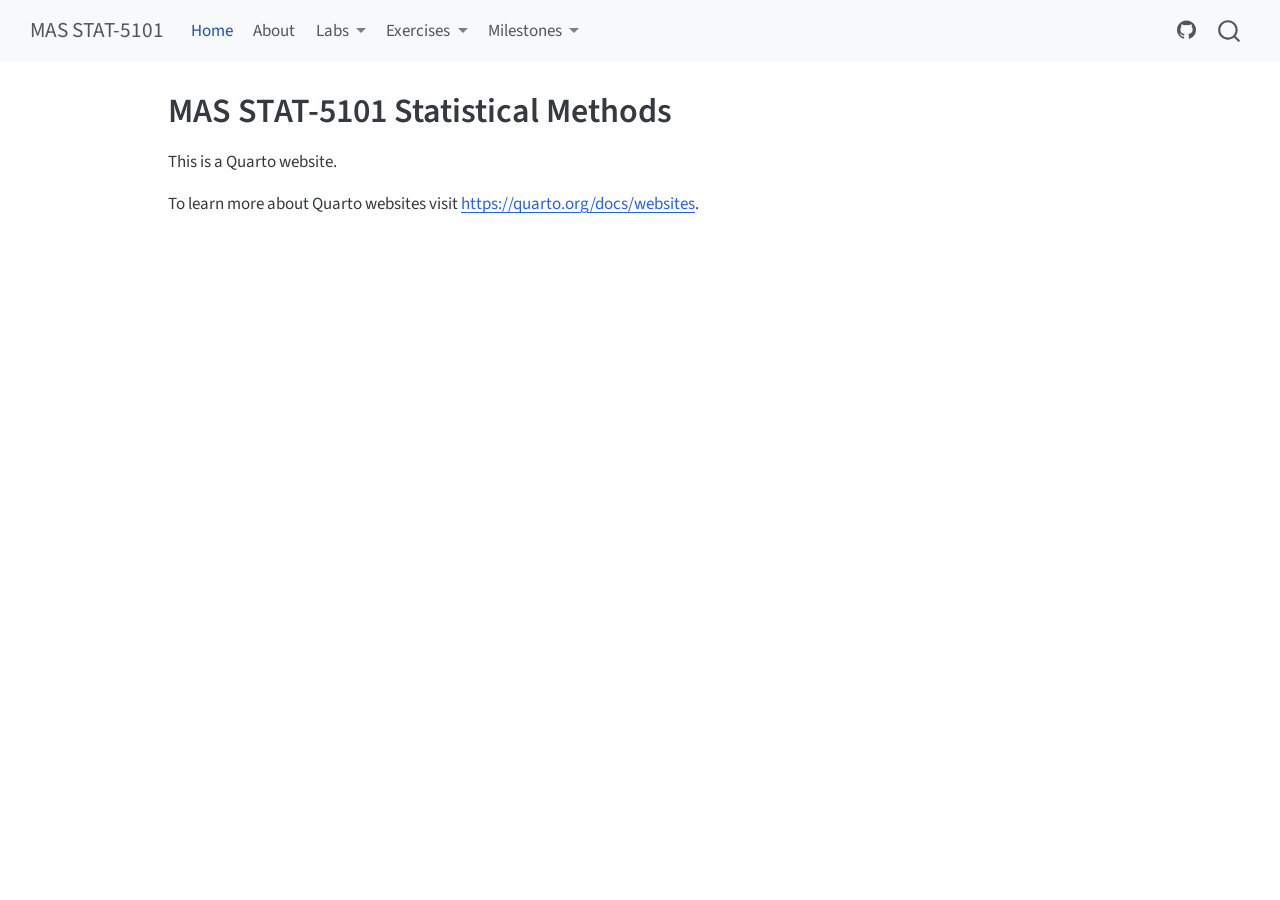
<file: docs/index.html>
<!DOCTYPE html>
<html xmlns="http://www.w3.org/1999/xhtml" lang="en" xml:lang="en"><head>

<meta charset="utf-8">
<meta name="generator" content="quarto-1.9.37">

<meta name="viewport" content="width=device-width, initial-scale=1.0, user-scalable=yes">


<title>MAS STAT-5101 Statistical Methods – MAS STAT-5101</title>
<style>
/* Default styles provided by pandoc.
** See https://pandoc.org/MANUAL.html#variables-for-html for config info.
*/
code{white-space: pre-wrap;}
span.smallcaps{font-variant: small-caps;}
div.columns{display: flex; gap: min(4vw, 1.5em);}
div.column{flex: auto; overflow-x: auto;}
div.hanging-indent{margin-left: 1.5em; text-indent: -1.5em;}
ul.task-list{list-style: none;}
ul.task-list li input[type="checkbox"] {
  width: 0.8em;
  margin: 0 0.8em 0.2em -1em; /* quarto-specific, see https://github.com/quarto-dev/quarto-cli/issues/4556 */ 
  vertical-align: middle;
}
</style>


<script src="site_libs/quarto-nav/quarto-nav.js"></script>
<script src="site_libs/quarto-nav/headroom.min.js"></script>
<script src="site_libs/clipboard/clipboard.min.js"></script>
<script src="site_libs/quarto-search/autocomplete.umd.js"></script>
<script src="site_libs/quarto-search/fuse.min.js"></script>
<script src="site_libs/quarto-search/quarto-search.js"></script>
<meta name="quarto:offset" content="./">
<script src="site_libs/quarto-html/quarto.js" type="module"></script>
<script src="site_libs/quarto-html/tabsets/tabsets.js" type="module"></script>
<script src="site_libs/quarto-html/popper.min.js"></script>
<script src="site_libs/quarto-html/tippy.umd.min.js"></script>
<script src="site_libs/quarto-html/anchor.min.js"></script>
<link href="site_libs/quarto-html/tippy.css" rel="stylesheet">
<link href="site_libs/quarto-html/quarto-syntax-highlighting-7f8f88aac4f3542376d5c11b86a4c14d.css" rel="stylesheet" id="quarto-text-highlighting-styles">
<script src="site_libs/bootstrap/bootstrap.min.js"></script>
<link href="site_libs/bootstrap/bootstrap-icons.css" rel="stylesheet">
<link href="site_libs/bootstrap/bootstrap-2108790aa579b225838b766f1e978bfe.min.css" rel="stylesheet" append-hash="true" id="quarto-bootstrap" data-mode="light">
<script id="quarto-search-options" type="application/json">{
  "location": "navbar",
  "copy-button": false,
  "collapse-after": 3,
  "panel-placement": "end",
  "type": "overlay",
  "limit": 50,
  "keyboard-shortcut": [
    "f",
    "/",
    "s"
  ],
  "show-item-context": false,
  "language": {
    "search-no-results-text": "No results",
    "search-matching-documents-text": "matching documents",
    "search-copy-link-title": "Copy link to search",
    "search-hide-matches-text": "Hide additional matches",
    "search-more-match-text": "more match in this document",
    "search-more-matches-text": "more matches in this document",
    "search-clear-button-title": "Clear",
    "search-text-placeholder": "",
    "search-detached-cancel-button-title": "Cancel",
    "search-submit-button-title": "Submit",
    "search-label": "Search"
  }
}</script>


<link rel="stylesheet" href="styles.css">
</head>

<body class="nav-fixed quarto-light">

<div id="quarto-search-results"></div>
  <header id="quarto-header" class="headroom fixed-top">
    <nav class="navbar navbar-expand-lg " data-bs-theme="dark">
      <div class="navbar-container container-fluid">
      <div class="navbar-brand-container mx-auto">
    <a class="navbar-brand" href="./index.html">
    <span class="navbar-title">MAS STAT-5101</span>
    </a>
  </div>
            <div id="quarto-search" class="" title="Search"></div>
          <button class="navbar-toggler" type="button" data-bs-toggle="collapse" data-bs-target="#navbarCollapse" aria-controls="navbarCollapse" role="menu" aria-expanded="false" aria-label="Toggle navigation" onclick="if (window.quartoToggleHeadroom) { window.quartoToggleHeadroom(); }">
  <span class="navbar-toggler-icon"></span>
</button>
          <div class="collapse navbar-collapse" id="navbarCollapse">
            <ul class="navbar-nav navbar-nav-scroll me-auto">
  <li class="nav-item">
    <a class="nav-link active" href="./index.html" aria-current="page"> 
<span class="menu-text">Home</span></a>
  </li>  
  <li class="nav-item">
    <a class="nav-link" href="./about.html"> 
<span class="menu-text">About</span></a>
  </li>  
  <li class="nav-item dropdown ">
    <a class="nav-link dropdown-toggle" href="#" id="nav-menu-labs" role="link" data-bs-toggle="dropdown" aria-expanded="false">
 <span class="menu-text">Labs</span>
    </a>
    <ul class="dropdown-menu" aria-labelledby="nav-menu-labs">    
        <li>
    <a class="dropdown-item" href="./labs/lab01_creativity.html">
 <span class="dropdown-text">Lab 01 — Creativity Study</span></a>
  </li>  
        <li>
    <a class="dropdown-item" href="./labs/lab02_randomization.html">
 <span class="dropdown-text">Lab 02 — Randomization Test</span></a>
  </li>  
    </ul>
  </li>
  <li class="nav-item dropdown ">
    <a class="nav-link dropdown-toggle" href="#" id="nav-menu-exercises" role="link" data-bs-toggle="dropdown" aria-expanded="false">
 <span class="menu-text">Exercises</span>
    </a>
    <ul class="dropdown-menu" aria-labelledby="nav-menu-exercises">    
        <li>
    <a class="dropdown-item" href="./exercises/ch01_exercises.qmd">
 <span class="dropdown-text">Chapter 1 Exercises</span></a>
  </li>  
    </ul>
  </li>
  <li class="nav-item dropdown ">
    <a class="nav-link dropdown-toggle" href="#" id="nav-menu-milestones" role="link" data-bs-toggle="dropdown" aria-expanded="false">
 <span class="menu-text">Milestones</span>
    </a>
    <ul class="dropdown-menu" aria-labelledby="nav-menu-milestones">    
        <li>
    <a class="dropdown-item" href="./milestones/milestone1.qmd">
 <span class="dropdown-text">Milestone 1</span></a>
  </li>  
    </ul>
  </li>
</ul>
            <ul class="navbar-nav navbar-nav-scroll ms-auto">
  <li class="nav-item compact">
    <a class="nav-link" href="https://github.com/logicartis/mas-stat-5101"> <i class="bi bi-github" role="img">
</i> 
<span class="menu-text"></span></a>
  </li>  
</ul>
          </div> <!-- /navcollapse -->
            <div class="quarto-navbar-tools">
</div>
      </div> <!-- /container-fluid -->
    </nav>
</header>
<!-- content -->
<div id="quarto-content" class="quarto-container page-columns page-rows-contents page-layout-article page-navbar">
<!-- sidebar -->
<!-- margin-sidebar -->
    <div id="quarto-margin-sidebar" class="sidebar margin-sidebar zindex-bottom">
        
    </div>
<!-- main -->
<main class="content" id="quarto-document-content">

<header id="title-block-header" class="quarto-title-block default">
<div class="quarto-title">
<h1 class="title">MAS STAT-5101 Statistical Methods</h1>
</div>



<div class="quarto-title-meta">

    
  
    
  </div>
  


</header>


<p>This is a Quarto website.</p>
<p>To learn more about Quarto websites visit <a href="https://quarto.org/docs/websites" class="uri">https://quarto.org/docs/websites</a>.</p>



</main> <!-- /main -->
<script id="quarto-html-after-body" type="application/javascript">
  window.document.addEventListener("DOMContentLoaded", function (event) {
    const icon = "";
    const anchorJS = new window.AnchorJS();
    anchorJS.options = {
      placement: 'right',
      icon: icon
    };
    anchorJS.add('.anchored');
    const isCodeAnnotation = (el) => {
      for (const clz of el.classList) {
        if (clz.startsWith('code-annotation-')) {                     
          return true;
        }
      }
      return false;
    }
    const onCopySuccess = function(e) {
      // button target
      const button = e.trigger;
      // don't keep focus
      button.blur();
      // flash "checked"
      button.classList.add('code-copy-button-checked');
      var currentTitle = button.getAttribute("title");
      button.setAttribute("title", "Copied!");
      let tooltip;
      if (window.bootstrap) {
        button.setAttribute("data-bs-toggle", "tooltip");
        button.setAttribute("data-bs-placement", "left");
        button.setAttribute("data-bs-title", "Copied!");
        tooltip = new bootstrap.Tooltip(button, 
          { trigger: "manual", 
            customClass: "code-copy-button-tooltip",
            offset: [0, -8]});
        tooltip.show();    
      }
      setTimeout(function() {
        if (tooltip) {
          tooltip.hide();
          button.removeAttribute("data-bs-title");
          button.removeAttribute("data-bs-toggle");
          button.removeAttribute("data-bs-placement");
        }
        button.setAttribute("title", currentTitle);
        button.classList.remove('code-copy-button-checked');
      }, 1000);
      // clear code selection
      e.clearSelection();
    }
    const getTextToCopy = function(trigger) {
      const outerScaffold = trigger.parentElement.cloneNode(true);
      const codeEl = outerScaffold.querySelector('code');
      for (const childEl of codeEl.children) {
        if (isCodeAnnotation(childEl)) {
          childEl.remove();
        }
      }
      return codeEl.innerText;
    }
    const clipboard = new window.ClipboardJS('.code-copy-button:not([data-in-quarto-modal])', {
      text: getTextToCopy
    });
    clipboard.on('success', onCopySuccess);
    if (window.document.getElementById('quarto-embedded-source-code-modal')) {
      const clipboardModal = new window.ClipboardJS('.code-copy-button[data-in-quarto-modal]', {
        text: getTextToCopy,
        container: window.document.getElementById('quarto-embedded-source-code-modal')
      });
      clipboardModal.on('success', onCopySuccess);
    }
      var localhostRegex = new RegExp(/^(?:http|https):\/\/localhost\:?[0-9]*\//);
      var mailtoRegex = new RegExp(/^mailto:/);
        var filterRegex = new RegExp('/' + window.location.host + '/');
      var isInternal = (href) => {
          return filterRegex.test(href) || localhostRegex.test(href) || mailtoRegex.test(href);
      }
      // Inspect non-navigation links and adorn them if external
     var links = window.document.querySelectorAll('a[href]:not(.nav-link):not(.navbar-brand):not(.toc-action):not(.sidebar-link):not(.sidebar-item-toggle):not(.pagination-link):not(.no-external):not([aria-hidden]):not(.dropdown-item):not(.quarto-navigation-tool):not(.about-link)');
      for (var i=0; i<links.length; i++) {
        const link = links[i];
        if (!isInternal(link.href)) {
          // undo the damage that might have been done by quarto-nav.js in the case of
          // links that we want to consider external
          if (link.dataset.originalHref !== undefined) {
            link.href = link.dataset.originalHref;
          }
        }
      }
    function tippyHover(el, contentFn, onTriggerFn, onUntriggerFn) {
      const config = {
        allowHTML: true,
        maxWidth: 500,
        delay: 100,
        arrow: false,
        appendTo: function(el) {
            return el.parentElement;
        },
        interactive: true,
        interactiveBorder: 10,
        theme: 'quarto',
        placement: 'bottom-start',
      };
      if (contentFn) {
        config.content = contentFn;
      }
      if (onTriggerFn) {
        config.onTrigger = onTriggerFn;
      }
      if (onUntriggerFn) {
        config.onUntrigger = onUntriggerFn;
      }
      window.tippy(el, config); 
    }
    const noterefs = window.document.querySelectorAll('a[role="doc-noteref"]');
    for (var i=0; i<noterefs.length; i++) {
      const ref = noterefs[i];
      tippyHover(ref, function() {
        // use id or data attribute instead here
        let href = ref.getAttribute('data-footnote-href') || ref.getAttribute('href');
        try { href = new URL(href).hash; } catch {}
        const id = href.replace(/^#\/?/, "");
        const note = window.document.getElementById(id);
        if (note) {
          return note.innerHTML;
        } else {
          return "";
        }
      });
    }
    const xrefs = window.document.querySelectorAll('a.quarto-xref');
    const processXRef = (id, note) => {
      // Strip column container classes
      const stripColumnClz = (el) => {
        el.classList.remove("page-full", "page-columns");
        if (el.children) {
          for (const child of el.children) {
            stripColumnClz(child);
          }
        }
      }
      stripColumnClz(note)
      if (id === null || id.startsWith('sec-')) {
        // Special case sections, only their first couple elements
        const container = document.createElement("div");
        if (note.children && note.children.length > 2) {
          container.appendChild(note.children[0].cloneNode(true));
          for (let i = 1; i < note.children.length; i++) {
            const child = note.children[i];
            if (child.tagName === "P" && child.innerText === "") {
              continue;
            } else {
              container.appendChild(child.cloneNode(true));
              break;
            }
          }
          if (window.Quarto?.typesetMath) {
            window.Quarto.typesetMath(container);
          }
          return container.innerHTML
        } else {
          if (window.Quarto?.typesetMath) {
            window.Quarto.typesetMath(note);
          }
          return note.innerHTML;
        }
      } else {
        // Remove any anchor links if they are present
        const anchorLink = note.querySelector('a.anchorjs-link');
        if (anchorLink) {
          anchorLink.remove();
        }
        if (window.Quarto?.typesetMath) {
          window.Quarto.typesetMath(note);
        }
        if (note.classList.contains("callout")) {
          return note.outerHTML;
        } else {
          return note.innerHTML;
        }
      }
    }
    for (var i=0; i<xrefs.length; i++) {
      const xref = xrefs[i];
      tippyHover(xref, undefined, function(instance) {
        instance.disable();
        let url = xref.getAttribute('href');
        let hash = undefined; 
        if (url.startsWith('#')) {
          hash = url;
        } else {
          try { hash = new URL(url).hash; } catch {}
        }
        if (hash) {
          const id = hash.replace(/^#\/?/, "");
          const note = window.document.getElementById(id);
          if (note !== null) {
            try {
              const html = processXRef(id, note.cloneNode(true));
              instance.setContent(html);
            } finally {
              instance.enable();
              instance.show();
            }
          } else {
            // See if we can fetch this
            fetch(url.split('#')[0])
            .then(res => res.text())
            .then(html => {
              const parser = new DOMParser();
              const htmlDoc = parser.parseFromString(html, "text/html");
              const note = htmlDoc.getElementById(id);
              if (note !== null) {
                const html = processXRef(id, note);
                instance.setContent(html);
              } 
            }).finally(() => {
              instance.enable();
              instance.show();
            });
          }
        } else {
          // See if we can fetch a full url (with no hash to target)
          // This is a special case and we should probably do some content thinning / targeting
          fetch(url)
          .then(res => res.text())
          .then(html => {
            const parser = new DOMParser();
            const htmlDoc = parser.parseFromString(html, "text/html");
            const note = htmlDoc.querySelector('main.content');
            if (note !== null) {
              // This should only happen for chapter cross references
              // (since there is no id in the URL)
              // remove the first header
              if (note.children.length > 0 && note.children[0].tagName === "HEADER") {
                note.children[0].remove();
              }
              const html = processXRef(null, note);
              instance.setContent(html);
            } 
          }).finally(() => {
            instance.enable();
            instance.show();
          });
        }
      }, function(instance) {
      });
    }
        let selectedAnnoteEl;
        const selectorForAnnotation = ( cell, annotation) => {
          let cellAttr = 'data-code-cell="' + cell + '"';
          let lineAttr = 'data-code-annotation="' +  annotation + '"';
          const selector = 'span[' + cellAttr + '][' + lineAttr + ']';
          return selector;
        }
        const selectCodeLines = (annoteEl) => {
          const doc = window.document;
          const targetCell = annoteEl.getAttribute("data-target-cell");
          const targetAnnotation = annoteEl.getAttribute("data-target-annotation");
          const annoteSpan = window.document.querySelector(selectorForAnnotation(targetCell, targetAnnotation));
          const lines = annoteSpan.getAttribute("data-code-lines").split(",");
          const lineIds = lines.map((line) => {
            return targetCell + "-" + line;
          })
          let top = null;
          let height = null;
          let parent = null;
          if (lineIds.length > 0) {
              //compute the position of the single el (top and bottom and make a div)
              const el = window.document.getElementById(lineIds[0]);
              top = el.offsetTop;
              height = el.offsetHeight;
              parent = el.parentElement.parentElement;
            if (lineIds.length > 1) {
              const lastEl = window.document.getElementById(lineIds[lineIds.length - 1]);
              const bottom = lastEl.offsetTop + lastEl.offsetHeight;
              height = bottom - top;
            }
            if (top !== null && height !== null && parent !== null) {
              // cook up a div (if necessary) and position it 
              let div = window.document.getElementById("code-annotation-line-highlight");
              if (div === null) {
                div = window.document.createElement("div");
                div.setAttribute("id", "code-annotation-line-highlight");
                div.style.position = 'absolute';
                parent.appendChild(div);
              }
              div.style.top = top - 2 + "px";
              div.style.height = height + 4 + "px";
              div.style.left = 0;
              let gutterDiv = window.document.getElementById("code-annotation-line-highlight-gutter");
              if (gutterDiv === null) {
                gutterDiv = window.document.createElement("div");
                gutterDiv.setAttribute("id", "code-annotation-line-highlight-gutter");
                gutterDiv.style.position = 'absolute';
                const codeCell = window.document.getElementById(targetCell);
                const gutter = codeCell.querySelector('.code-annotation-gutter');
                gutter.appendChild(gutterDiv);
              }
              gutterDiv.style.top = top - 2 + "px";
              gutterDiv.style.height = height + 4 + "px";
            }
            selectedAnnoteEl = annoteEl;
          }
        };
        const unselectCodeLines = () => {
          const elementsIds = ["code-annotation-line-highlight", "code-annotation-line-highlight-gutter"];
          elementsIds.forEach((elId) => {
            const div = window.document.getElementById(elId);
            if (div) {
              div.remove();
            }
          });
          selectedAnnoteEl = undefined;
        };
          // Handle positioning of the toggle
      window.addEventListener(
        "resize",
        throttle(() => {
          elRect = undefined;
          if (selectedAnnoteEl) {
            selectCodeLines(selectedAnnoteEl);
          }
        }, 10)
      );
      function throttle(fn, ms) {
      let throttle = false;
      let timer;
        return (...args) => {
          if(!throttle) { // first call gets through
              fn.apply(this, args);
              throttle = true;
          } else { // all the others get throttled
              if(timer) clearTimeout(timer); // cancel #2
              timer = setTimeout(() => {
                fn.apply(this, args);
                timer = throttle = false;
              }, ms);
          }
        };
      }
        // Attach click handler to the DT
        const annoteDls = window.document.querySelectorAll('dt[data-target-cell]');
        for (const annoteDlNode of annoteDls) {
          annoteDlNode.addEventListener('click', (event) => {
            const clickedEl = event.target;
            if (clickedEl !== selectedAnnoteEl) {
              unselectCodeLines();
              const activeEl = window.document.querySelector('dt[data-target-cell].code-annotation-active');
              if (activeEl) {
                activeEl.classList.remove('code-annotation-active');
              }
              selectCodeLines(clickedEl);
              clickedEl.classList.add('code-annotation-active');
            } else {
              // Unselect the line
              unselectCodeLines();
              clickedEl.classList.remove('code-annotation-active');
            }
          });
        }
    const findCites = (el) => {
      const parentEl = el.parentElement;
      if (parentEl) {
        const cites = parentEl.dataset.cites;
        if (cites) {
          return {
            el,
            cites: cites.split(' ')
          };
        } else {
          return findCites(el.parentElement)
        }
      } else {
        return undefined;
      }
    };
    var bibliorefs = window.document.querySelectorAll('a[role="doc-biblioref"]');
    for (var i=0; i<bibliorefs.length; i++) {
      const ref = bibliorefs[i];
      const citeInfo = findCites(ref);
      if (citeInfo) {
        tippyHover(citeInfo.el, function() {
          var popup = window.document.createElement('div');
          citeInfo.cites.forEach(function(cite) {
            var citeDiv = window.document.createElement('div');
            citeDiv.classList.add('hanging-indent');
            citeDiv.classList.add('csl-entry');
            var biblioDiv = window.document.getElementById('ref-' + cite);
            if (biblioDiv) {
              citeDiv.innerHTML = biblioDiv.innerHTML;
            }
            popup.appendChild(citeDiv);
          });
          return popup.innerHTML;
        });
      }
    }
  });
  </script>
</div> <!-- /content -->




</body></html>
</file>
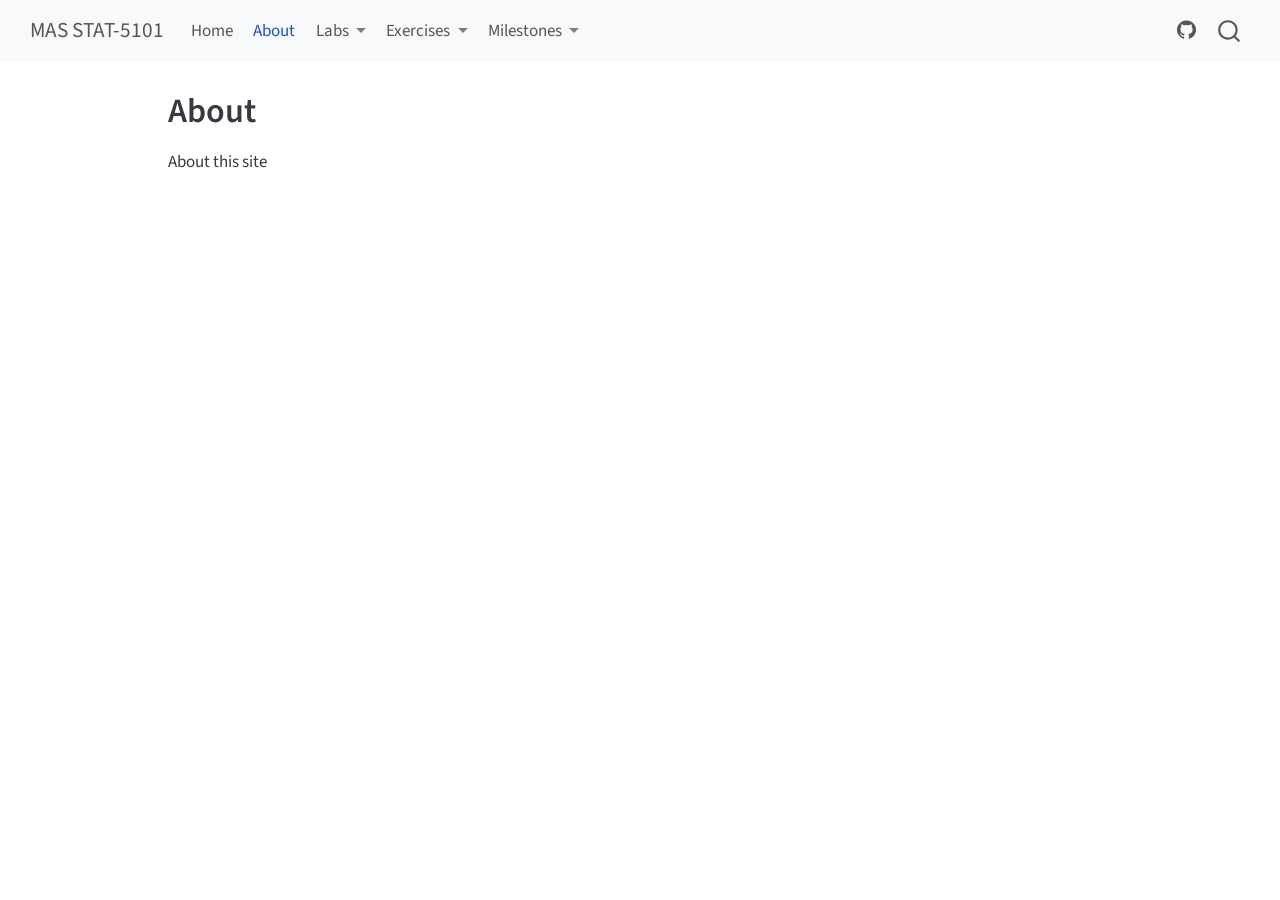
<file: docs/about.html>
<!DOCTYPE html>
<html xmlns="http://www.w3.org/1999/xhtml" lang="en" xml:lang="en"><head>

<meta charset="utf-8">
<meta name="generator" content="quarto-1.9.37">

<meta name="viewport" content="width=device-width, initial-scale=1.0, user-scalable=yes">


<title>About – MAS STAT-5101</title>
<style>
/* Default styles provided by pandoc.
** See https://pandoc.org/MANUAL.html#variables-for-html for config info.
*/
code{white-space: pre-wrap;}
span.smallcaps{font-variant: small-caps;}
div.columns{display: flex; gap: min(4vw, 1.5em);}
div.column{flex: auto; overflow-x: auto;}
div.hanging-indent{margin-left: 1.5em; text-indent: -1.5em;}
ul.task-list{list-style: none;}
ul.task-list li input[type="checkbox"] {
  width: 0.8em;
  margin: 0 0.8em 0.2em -1em; /* quarto-specific, see https://github.com/quarto-dev/quarto-cli/issues/4556 */ 
  vertical-align: middle;
}
</style>


<script src="site_libs/quarto-nav/quarto-nav.js"></script>
<script src="site_libs/quarto-nav/headroom.min.js"></script>
<script src="site_libs/clipboard/clipboard.min.js"></script>
<script src="site_libs/quarto-search/autocomplete.umd.js"></script>
<script src="site_libs/quarto-search/fuse.min.js"></script>
<script src="site_libs/quarto-search/quarto-search.js"></script>
<meta name="quarto:offset" content="./">
<script src="site_libs/quarto-html/quarto.js" type="module"></script>
<script src="site_libs/quarto-html/tabsets/tabsets.js" type="module"></script>
<script src="site_libs/quarto-html/popper.min.js"></script>
<script src="site_libs/quarto-html/tippy.umd.min.js"></script>
<script src="site_libs/quarto-html/anchor.min.js"></script>
<link href="site_libs/quarto-html/tippy.css" rel="stylesheet">
<link href="site_libs/quarto-html/quarto-syntax-highlighting-7f8f88aac4f3542376d5c11b86a4c14d.css" rel="stylesheet" id="quarto-text-highlighting-styles">
<script src="site_libs/bootstrap/bootstrap.min.js"></script>
<link href="site_libs/bootstrap/bootstrap-icons.css" rel="stylesheet">
<link href="site_libs/bootstrap/bootstrap-2108790aa579b225838b766f1e978bfe.min.css" rel="stylesheet" append-hash="true" id="quarto-bootstrap" data-mode="light">
<script id="quarto-search-options" type="application/json">{
  "location": "navbar",
  "copy-button": false,
  "collapse-after": 3,
  "panel-placement": "end",
  "type": "overlay",
  "limit": 50,
  "keyboard-shortcut": [
    "f",
    "/",
    "s"
  ],
  "show-item-context": false,
  "language": {
    "search-no-results-text": "No results",
    "search-matching-documents-text": "matching documents",
    "search-copy-link-title": "Copy link to search",
    "search-hide-matches-text": "Hide additional matches",
    "search-more-match-text": "more match in this document",
    "search-more-matches-text": "more matches in this document",
    "search-clear-button-title": "Clear",
    "search-text-placeholder": "",
    "search-detached-cancel-button-title": "Cancel",
    "search-submit-button-title": "Submit",
    "search-label": "Search"
  }
}</script>


<link rel="stylesheet" href="styles.css">
</head>

<body class="nav-fixed quarto-light">

<div id="quarto-search-results"></div>
  <header id="quarto-header" class="headroom fixed-top">
    <nav class="navbar navbar-expand-lg " data-bs-theme="dark">
      <div class="navbar-container container-fluid">
      <div class="navbar-brand-container mx-auto">
    <a class="navbar-brand" href="./index.html">
    <span class="navbar-title">MAS STAT-5101</span>
    </a>
  </div>
            <div id="quarto-search" class="" title="Search"></div>
          <button class="navbar-toggler" type="button" data-bs-toggle="collapse" data-bs-target="#navbarCollapse" aria-controls="navbarCollapse" role="menu" aria-expanded="false" aria-label="Toggle navigation" onclick="if (window.quartoToggleHeadroom) { window.quartoToggleHeadroom(); }">
  <span class="navbar-toggler-icon"></span>
</button>
          <div class="collapse navbar-collapse" id="navbarCollapse">
            <ul class="navbar-nav navbar-nav-scroll me-auto">
  <li class="nav-item">
    <a class="nav-link" href="./index.html"> 
<span class="menu-text">Home</span></a>
  </li>  
  <li class="nav-item">
    <a class="nav-link active" href="./about.html" aria-current="page"> 
<span class="menu-text">About</span></a>
  </li>  
  <li class="nav-item dropdown ">
    <a class="nav-link dropdown-toggle" href="#" id="nav-menu-labs" role="link" data-bs-toggle="dropdown" aria-expanded="false">
 <span class="menu-text">Labs</span>
    </a>
    <ul class="dropdown-menu" aria-labelledby="nav-menu-labs">    
        <li>
    <a class="dropdown-item" href="./labs/lab01_creativity.html">
 <span class="dropdown-text">Lab 01 — Creativity Study</span></a>
  </li>  
        <li>
    <a class="dropdown-item" href="./labs/lab02_randomization.html">
 <span class="dropdown-text">Lab 02 — Randomization Test</span></a>
  </li>  
    </ul>
  </li>
  <li class="nav-item dropdown ">
    <a class="nav-link dropdown-toggle" href="#" id="nav-menu-exercises" role="link" data-bs-toggle="dropdown" aria-expanded="false">
 <span class="menu-text">Exercises</span>
    </a>
    <ul class="dropdown-menu" aria-labelledby="nav-menu-exercises">    
        <li>
    <a class="dropdown-item" href="./exercises/ch01_exercises.qmd">
 <span class="dropdown-text">Chapter 1 Exercises</span></a>
  </li>  
    </ul>
  </li>
  <li class="nav-item dropdown ">
    <a class="nav-link dropdown-toggle" href="#" id="nav-menu-milestones" role="link" data-bs-toggle="dropdown" aria-expanded="false">
 <span class="menu-text">Milestones</span>
    </a>
    <ul class="dropdown-menu" aria-labelledby="nav-menu-milestones">    
        <li>
    <a class="dropdown-item" href="./milestones/milestone1.qmd">
 <span class="dropdown-text">Milestone 1</span></a>
  </li>  
    </ul>
  </li>
</ul>
            <ul class="navbar-nav navbar-nav-scroll ms-auto">
  <li class="nav-item compact">
    <a class="nav-link" href="https://github.com/logicartis/mas-stat-5101"> <i class="bi bi-github" role="img">
</i> 
<span class="menu-text"></span></a>
  </li>  
</ul>
          </div> <!-- /navcollapse -->
            <div class="quarto-navbar-tools">
</div>
      </div> <!-- /container-fluid -->
    </nav>
</header>
<!-- content -->
<div id="quarto-content" class="quarto-container page-columns page-rows-contents page-layout-article page-navbar">
<!-- sidebar -->
<!-- margin-sidebar -->
    <div id="quarto-margin-sidebar" class="sidebar margin-sidebar zindex-bottom">
        
    </div>
<!-- main -->
<main class="content" id="quarto-document-content">

<header id="title-block-header" class="quarto-title-block default">
<div class="quarto-title">
<h1 class="title">About</h1>
</div>



<div class="quarto-title-meta">

    
  
    
  </div>
  


</header>


<p>About this site</p>



</main> <!-- /main -->
<script id="quarto-html-after-body" type="application/javascript">
  window.document.addEventListener("DOMContentLoaded", function (event) {
    const icon = "";
    const anchorJS = new window.AnchorJS();
    anchorJS.options = {
      placement: 'right',
      icon: icon
    };
    anchorJS.add('.anchored');
    const isCodeAnnotation = (el) => {
      for (const clz of el.classList) {
        if (clz.startsWith('code-annotation-')) {                     
          return true;
        }
      }
      return false;
    }
    const onCopySuccess = function(e) {
      // button target
      const button = e.trigger;
      // don't keep focus
      button.blur();
      // flash "checked"
      button.classList.add('code-copy-button-checked');
      var currentTitle = button.getAttribute("title");
      button.setAttribute("title", "Copied!");
      let tooltip;
      if (window.bootstrap) {
        button.setAttribute("data-bs-toggle", "tooltip");
        button.setAttribute("data-bs-placement", "left");
        button.setAttribute("data-bs-title", "Copied!");
        tooltip = new bootstrap.Tooltip(button, 
          { trigger: "manual", 
            customClass: "code-copy-button-tooltip",
            offset: [0, -8]});
        tooltip.show();    
      }
      setTimeout(function() {
        if (tooltip) {
          tooltip.hide();
          button.removeAttribute("data-bs-title");
          button.removeAttribute("data-bs-toggle");
          button.removeAttribute("data-bs-placement");
        }
        button.setAttribute("title", currentTitle);
        button.classList.remove('code-copy-button-checked');
      }, 1000);
      // clear code selection
      e.clearSelection();
    }
    const getTextToCopy = function(trigger) {
      const outerScaffold = trigger.parentElement.cloneNode(true);
      const codeEl = outerScaffold.querySelector('code');
      for (const childEl of codeEl.children) {
        if (isCodeAnnotation(childEl)) {
          childEl.remove();
        }
      }
      return codeEl.innerText;
    }
    const clipboard = new window.ClipboardJS('.code-copy-button:not([data-in-quarto-modal])', {
      text: getTextToCopy
    });
    clipboard.on('success', onCopySuccess);
    if (window.document.getElementById('quarto-embedded-source-code-modal')) {
      const clipboardModal = new window.ClipboardJS('.code-copy-button[data-in-quarto-modal]', {
        text: getTextToCopy,
        container: window.document.getElementById('quarto-embedded-source-code-modal')
      });
      clipboardModal.on('success', onCopySuccess);
    }
      var localhostRegex = new RegExp(/^(?:http|https):\/\/localhost\:?[0-9]*\//);
      var mailtoRegex = new RegExp(/^mailto:/);
        var filterRegex = new RegExp('/' + window.location.host + '/');
      var isInternal = (href) => {
          return filterRegex.test(href) || localhostRegex.test(href) || mailtoRegex.test(href);
      }
      // Inspect non-navigation links and adorn them if external
     var links = window.document.querySelectorAll('a[href]:not(.nav-link):not(.navbar-brand):not(.toc-action):not(.sidebar-link):not(.sidebar-item-toggle):not(.pagination-link):not(.no-external):not([aria-hidden]):not(.dropdown-item):not(.quarto-navigation-tool):not(.about-link)');
      for (var i=0; i<links.length; i++) {
        const link = links[i];
        if (!isInternal(link.href)) {
          // undo the damage that might have been done by quarto-nav.js in the case of
          // links that we want to consider external
          if (link.dataset.originalHref !== undefined) {
            link.href = link.dataset.originalHref;
          }
        }
      }
    function tippyHover(el, contentFn, onTriggerFn, onUntriggerFn) {
      const config = {
        allowHTML: true,
        maxWidth: 500,
        delay: 100,
        arrow: false,
        appendTo: function(el) {
            return el.parentElement;
        },
        interactive: true,
        interactiveBorder: 10,
        theme: 'quarto',
        placement: 'bottom-start',
      };
      if (contentFn) {
        config.content = contentFn;
      }
      if (onTriggerFn) {
        config.onTrigger = onTriggerFn;
      }
      if (onUntriggerFn) {
        config.onUntrigger = onUntriggerFn;
      }
      window.tippy(el, config); 
    }
    const noterefs = window.document.querySelectorAll('a[role="doc-noteref"]');
    for (var i=0; i<noterefs.length; i++) {
      const ref = noterefs[i];
      tippyHover(ref, function() {
        // use id or data attribute instead here
        let href = ref.getAttribute('data-footnote-href') || ref.getAttribute('href');
        try { href = new URL(href).hash; } catch {}
        const id = href.replace(/^#\/?/, "");
        const note = window.document.getElementById(id);
        if (note) {
          return note.innerHTML;
        } else {
          return "";
        }
      });
    }
    const xrefs = window.document.querySelectorAll('a.quarto-xref');
    const processXRef = (id, note) => {
      // Strip column container classes
      const stripColumnClz = (el) => {
        el.classList.remove("page-full", "page-columns");
        if (el.children) {
          for (const child of el.children) {
            stripColumnClz(child);
          }
        }
      }
      stripColumnClz(note)
      if (id === null || id.startsWith('sec-')) {
        // Special case sections, only their first couple elements
        const container = document.createElement("div");
        if (note.children && note.children.length > 2) {
          container.appendChild(note.children[0].cloneNode(true));
          for (let i = 1; i < note.children.length; i++) {
            const child = note.children[i];
            if (child.tagName === "P" && child.innerText === "") {
              continue;
            } else {
              container.appendChild(child.cloneNode(true));
              break;
            }
          }
          if (window.Quarto?.typesetMath) {
            window.Quarto.typesetMath(container);
          }
          return container.innerHTML
        } else {
          if (window.Quarto?.typesetMath) {
            window.Quarto.typesetMath(note);
          }
          return note.innerHTML;
        }
      } else {
        // Remove any anchor links if they are present
        const anchorLink = note.querySelector('a.anchorjs-link');
        if (anchorLink) {
          anchorLink.remove();
        }
        if (window.Quarto?.typesetMath) {
          window.Quarto.typesetMath(note);
        }
        if (note.classList.contains("callout")) {
          return note.outerHTML;
        } else {
          return note.innerHTML;
        }
      }
    }
    for (var i=0; i<xrefs.length; i++) {
      const xref = xrefs[i];
      tippyHover(xref, undefined, function(instance) {
        instance.disable();
        let url = xref.getAttribute('href');
        let hash = undefined; 
        if (url.startsWith('#')) {
          hash = url;
        } else {
          try { hash = new URL(url).hash; } catch {}
        }
        if (hash) {
          const id = hash.replace(/^#\/?/, "");
          const note = window.document.getElementById(id);
          if (note !== null) {
            try {
              const html = processXRef(id, note.cloneNode(true));
              instance.setContent(html);
            } finally {
              instance.enable();
              instance.show();
            }
          } else {
            // See if we can fetch this
            fetch(url.split('#')[0])
            .then(res => res.text())
            .then(html => {
              const parser = new DOMParser();
              const htmlDoc = parser.parseFromString(html, "text/html");
              const note = htmlDoc.getElementById(id);
              if (note !== null) {
                const html = processXRef(id, note);
                instance.setContent(html);
              } 
            }).finally(() => {
              instance.enable();
              instance.show();
            });
          }
        } else {
          // See if we can fetch a full url (with no hash to target)
          // This is a special case and we should probably do some content thinning / targeting
          fetch(url)
          .then(res => res.text())
          .then(html => {
            const parser = new DOMParser();
            const htmlDoc = parser.parseFromString(html, "text/html");
            const note = htmlDoc.querySelector('main.content');
            if (note !== null) {
              // This should only happen for chapter cross references
              // (since there is no id in the URL)
              // remove the first header
              if (note.children.length > 0 && note.children[0].tagName === "HEADER") {
                note.children[0].remove();
              }
              const html = processXRef(null, note);
              instance.setContent(html);
            } 
          }).finally(() => {
            instance.enable();
            instance.show();
          });
        }
      }, function(instance) {
      });
    }
        let selectedAnnoteEl;
        const selectorForAnnotation = ( cell, annotation) => {
          let cellAttr = 'data-code-cell="' + cell + '"';
          let lineAttr = 'data-code-annotation="' +  annotation + '"';
          const selector = 'span[' + cellAttr + '][' + lineAttr + ']';
          return selector;
        }
        const selectCodeLines = (annoteEl) => {
          const doc = window.document;
          const targetCell = annoteEl.getAttribute("data-target-cell");
          const targetAnnotation = annoteEl.getAttribute("data-target-annotation");
          const annoteSpan = window.document.querySelector(selectorForAnnotation(targetCell, targetAnnotation));
          const lines = annoteSpan.getAttribute("data-code-lines").split(",");
          const lineIds = lines.map((line) => {
            return targetCell + "-" + line;
          })
          let top = null;
          let height = null;
          let parent = null;
          if (lineIds.length > 0) {
              //compute the position of the single el (top and bottom and make a div)
              const el = window.document.getElementById(lineIds[0]);
              top = el.offsetTop;
              height = el.offsetHeight;
              parent = el.parentElement.parentElement;
            if (lineIds.length > 1) {
              const lastEl = window.document.getElementById(lineIds[lineIds.length - 1]);
              const bottom = lastEl.offsetTop + lastEl.offsetHeight;
              height = bottom - top;
            }
            if (top !== null && height !== null && parent !== null) {
              // cook up a div (if necessary) and position it 
              let div = window.document.getElementById("code-annotation-line-highlight");
              if (div === null) {
                div = window.document.createElement("div");
                div.setAttribute("id", "code-annotation-line-highlight");
                div.style.position = 'absolute';
                parent.appendChild(div);
              }
              div.style.top = top - 2 + "px";
              div.style.height = height + 4 + "px";
              div.style.left = 0;
              let gutterDiv = window.document.getElementById("code-annotation-line-highlight-gutter");
              if (gutterDiv === null) {
                gutterDiv = window.document.createElement("div");
                gutterDiv.setAttribute("id", "code-annotation-line-highlight-gutter");
                gutterDiv.style.position = 'absolute';
                const codeCell = window.document.getElementById(targetCell);
                const gutter = codeCell.querySelector('.code-annotation-gutter');
                gutter.appendChild(gutterDiv);
              }
              gutterDiv.style.top = top - 2 + "px";
              gutterDiv.style.height = height + 4 + "px";
            }
            selectedAnnoteEl = annoteEl;
          }
        };
        const unselectCodeLines = () => {
          const elementsIds = ["code-annotation-line-highlight", "code-annotation-line-highlight-gutter"];
          elementsIds.forEach((elId) => {
            const div = window.document.getElementById(elId);
            if (div) {
              div.remove();
            }
          });
          selectedAnnoteEl = undefined;
        };
          // Handle positioning of the toggle
      window.addEventListener(
        "resize",
        throttle(() => {
          elRect = undefined;
          if (selectedAnnoteEl) {
            selectCodeLines(selectedAnnoteEl);
          }
        }, 10)
      );
      function throttle(fn, ms) {
      let throttle = false;
      let timer;
        return (...args) => {
          if(!throttle) { // first call gets through
              fn.apply(this, args);
              throttle = true;
          } else { // all the others get throttled
              if(timer) clearTimeout(timer); // cancel #2
              timer = setTimeout(() => {
                fn.apply(this, args);
                timer = throttle = false;
              }, ms);
          }
        };
      }
        // Attach click handler to the DT
        const annoteDls = window.document.querySelectorAll('dt[data-target-cell]');
        for (const annoteDlNode of annoteDls) {
          annoteDlNode.addEventListener('click', (event) => {
            const clickedEl = event.target;
            if (clickedEl !== selectedAnnoteEl) {
              unselectCodeLines();
              const activeEl = window.document.querySelector('dt[data-target-cell].code-annotation-active');
              if (activeEl) {
                activeEl.classList.remove('code-annotation-active');
              }
              selectCodeLines(clickedEl);
              clickedEl.classList.add('code-annotation-active');
            } else {
              // Unselect the line
              unselectCodeLines();
              clickedEl.classList.remove('code-annotation-active');
            }
          });
        }
    const findCites = (el) => {
      const parentEl = el.parentElement;
      if (parentEl) {
        const cites = parentEl.dataset.cites;
        if (cites) {
          return {
            el,
            cites: cites.split(' ')
          };
        } else {
          return findCites(el.parentElement)
        }
      } else {
        return undefined;
      }
    };
    var bibliorefs = window.document.querySelectorAll('a[role="doc-biblioref"]');
    for (var i=0; i<bibliorefs.length; i++) {
      const ref = bibliorefs[i];
      const citeInfo = findCites(ref);
      if (citeInfo) {
        tippyHover(citeInfo.el, function() {
          var popup = window.document.createElement('div');
          citeInfo.cites.forEach(function(cite) {
            var citeDiv = window.document.createElement('div');
            citeDiv.classList.add('hanging-indent');
            citeDiv.classList.add('csl-entry');
            var biblioDiv = window.document.getElementById('ref-' + cite);
            if (biblioDiv) {
              citeDiv.innerHTML = biblioDiv.innerHTML;
            }
            popup.appendChild(citeDiv);
          });
          return popup.innerHTML;
        });
      }
    }
  });
  </script>
</div> <!-- /content -->




</body></html>
</file>
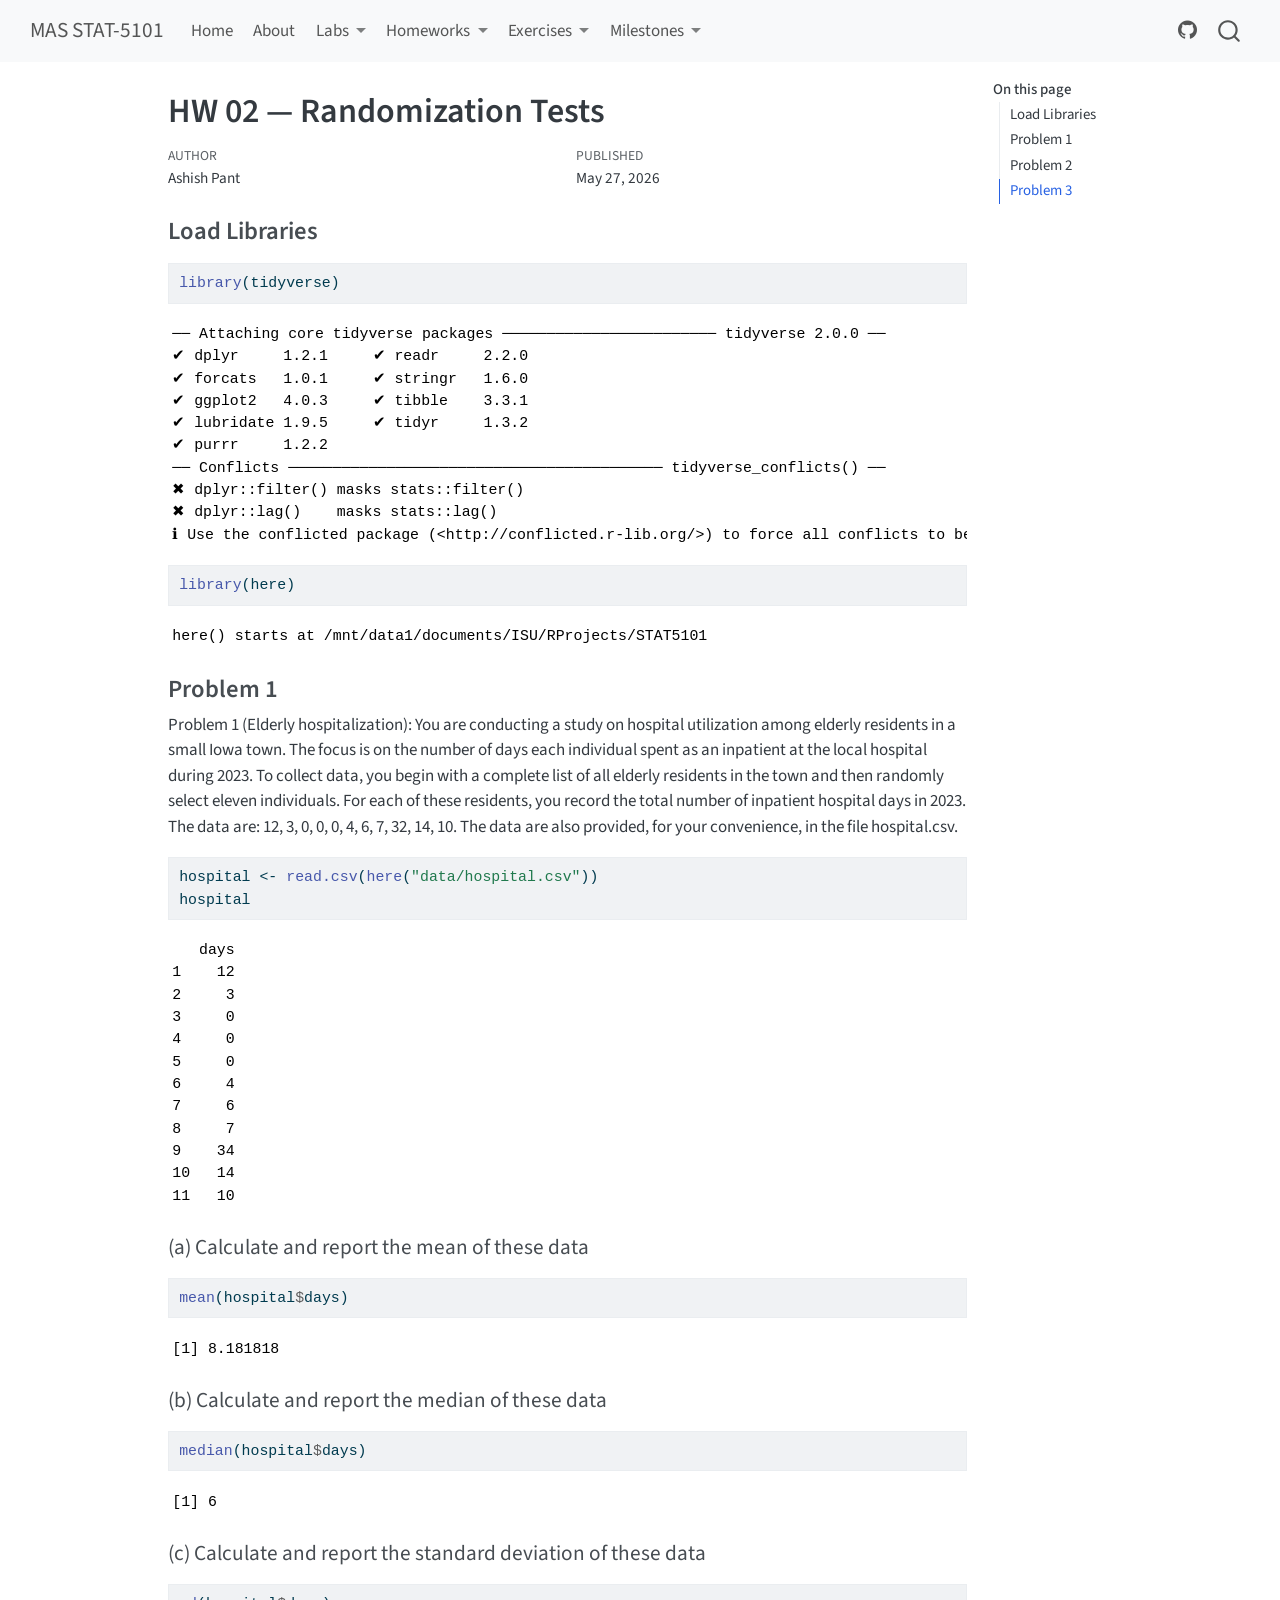
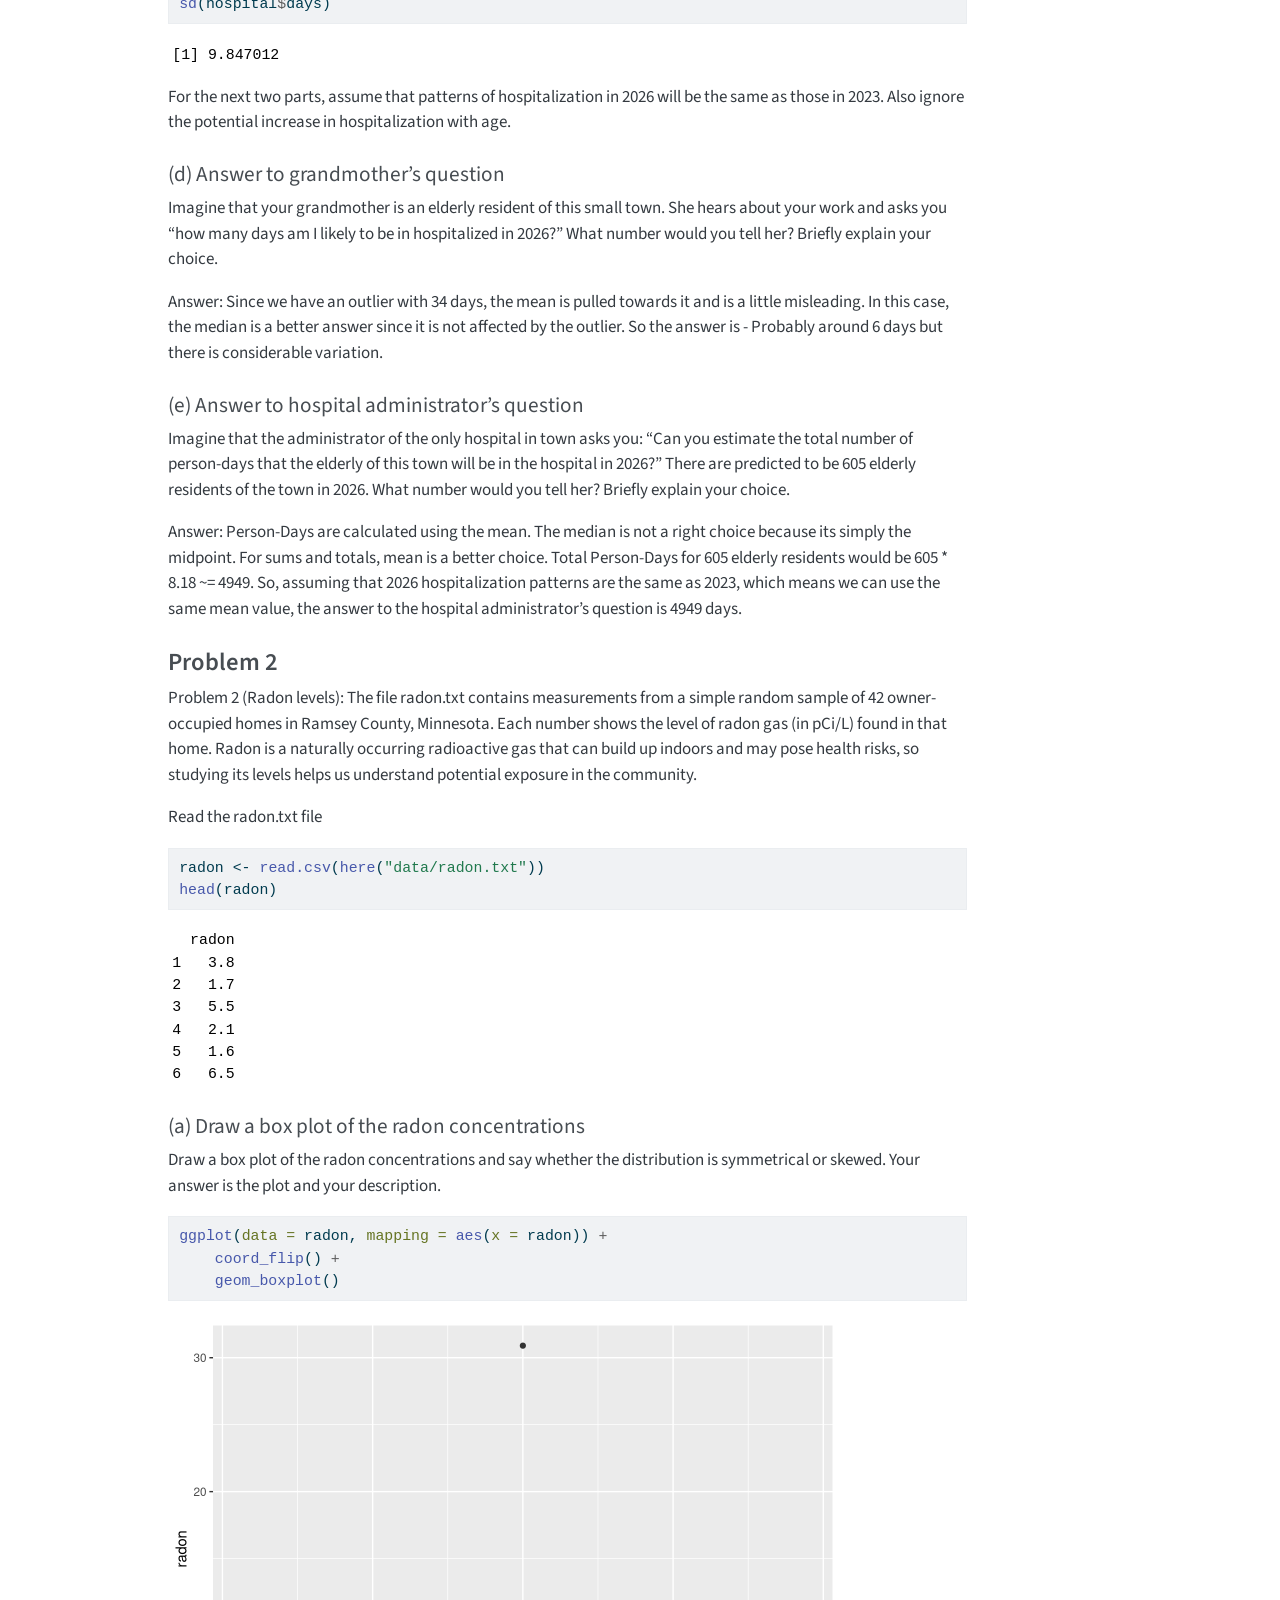
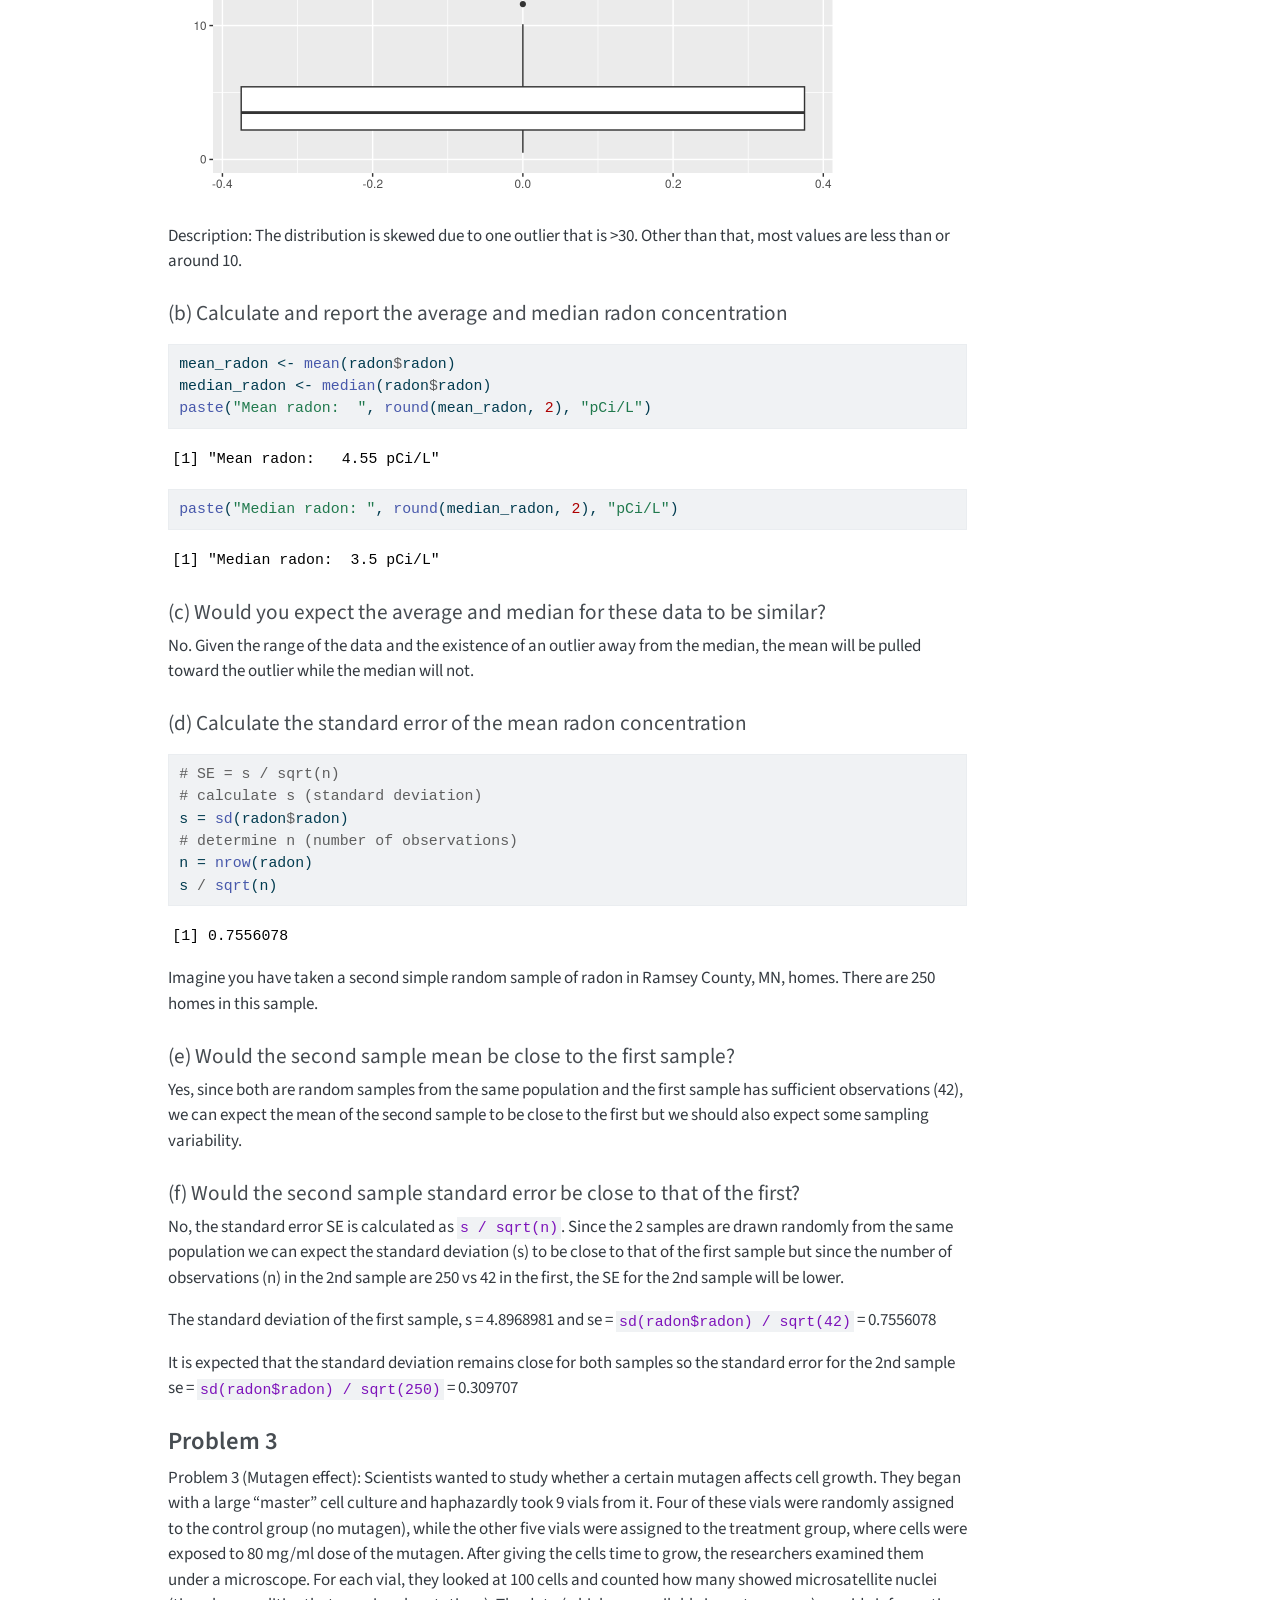
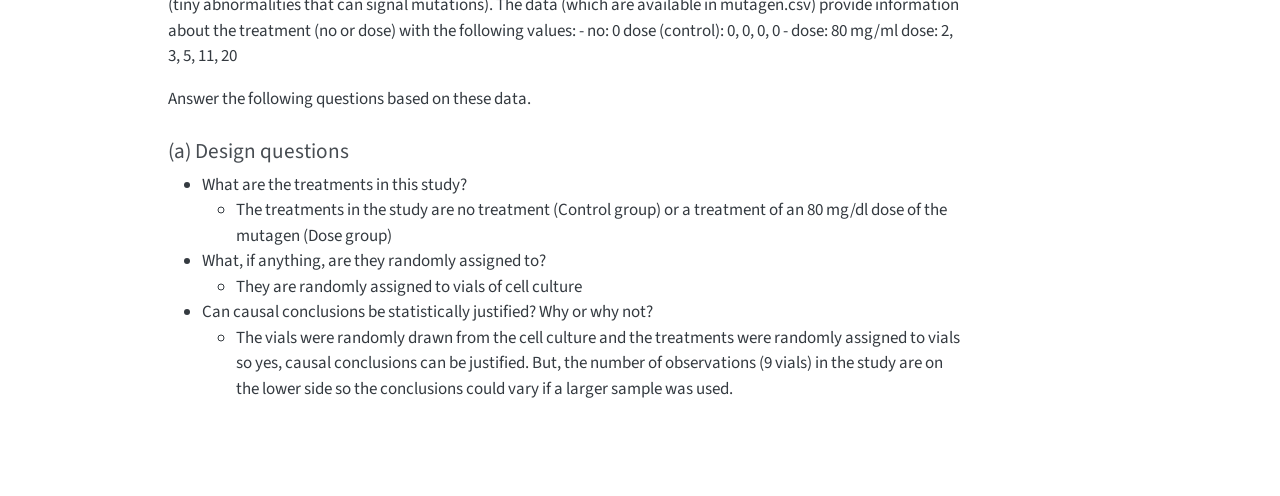
<file: docs/homeworks/hw02.html>
<!DOCTYPE html>
<html xmlns="http://www.w3.org/1999/xhtml" lang="en" xml:lang="en"><head>

<meta charset="utf-8">
<meta name="generator" content="quarto-1.9.37">

<meta name="viewport" content="width=device-width, initial-scale=1.0, user-scalable=yes">

<meta name="author" content="Ashish Pant">
<meta name="dcterms.date" content="2026-05-27">

<title>HW 02 — Randomization Tests – MAS STAT-5101</title>
<style>
/* Default styles provided by pandoc.
** See https://pandoc.org/MANUAL.html#variables-for-html for config info.
*/
code{white-space: pre-wrap;}
span.smallcaps{font-variant: small-caps;}
div.columns{display: flex; gap: min(4vw, 1.5em);}
div.column{flex: auto; overflow-x: auto;}
div.hanging-indent{margin-left: 1.5em; text-indent: -1.5em;}
ul.task-list{list-style: none;}
ul.task-list li input[type="checkbox"] {
  width: 0.8em;
  margin: 0 0.8em 0.2em -1em; /* quarto-specific, see https://github.com/quarto-dev/quarto-cli/issues/4556 */ 
  vertical-align: middle;
}
/* CSS for syntax highlighting */
html { -webkit-text-size-adjust: 100%; }
pre > code.sourceCode { white-space: pre; position: relative; }
pre > code.sourceCode > span { display: inline-block; line-height: 1.25; }
pre > code.sourceCode > span:empty { height: 1.2em; }
.sourceCode { overflow: visible; }
code.sourceCode > span { color: inherit; text-decoration: inherit; }
div.sourceCode { margin: 1em 0; }
pre.sourceCode { margin: 0; }
@media screen {
div.sourceCode { overflow: auto; }
}
@media print {
pre > code.sourceCode { white-space: pre-wrap; }
pre > code.sourceCode > span { text-indent: -5em; padding-left: 5em; }
}
pre.numberSource code
  { counter-reset: source-line 0; }
pre.numberSource code > span
  { position: relative; left: -4em; counter-increment: source-line; }
pre.numberSource code > span > a:first-child::before
  { content: counter(source-line);
    position: relative; left: -1em; text-align: right; vertical-align: baseline;
    border: none; display: inline-block;
    -webkit-touch-callout: none; -webkit-user-select: none;
    -khtml-user-select: none; -moz-user-select: none;
    -ms-user-select: none; user-select: none;
    padding: 0 4px; width: 4em;
  }
pre.numberSource { margin-left: 3em;  padding-left: 4px; }
div.sourceCode
  {   }
@media screen {
pre > code.sourceCode > span > a:first-child::before { text-decoration: underline; }
}
</style>


<script src="../site_libs/quarto-nav/quarto-nav.js"></script>
<script src="../site_libs/quarto-nav/headroom.min.js"></script>
<script src="../site_libs/clipboard/clipboard.min.js"></script>
<script src="../site_libs/quarto-search/autocomplete.umd.js"></script>
<script src="../site_libs/quarto-search/fuse.min.js"></script>
<script src="../site_libs/quarto-search/quarto-search.js"></script>
<meta name="quarto:offset" content="../">
<script src="../site_libs/quarto-html/quarto.js" type="module"></script>
<script src="../site_libs/quarto-html/tabsets/tabsets.js" type="module"></script>
<script src="../site_libs/quarto-html/popper.min.js"></script>
<script src="../site_libs/quarto-html/tippy.umd.min.js"></script>
<script src="../site_libs/quarto-html/anchor.min.js"></script>
<link href="../site_libs/quarto-html/tippy.css" rel="stylesheet">
<link href="../site_libs/quarto-html/quarto-syntax-highlighting-7f8f88aac4f3542376d5c11b86a4c14d.css" rel="stylesheet" id="quarto-text-highlighting-styles">
<script src="../site_libs/bootstrap/bootstrap.min.js"></script>
<link href="../site_libs/bootstrap/bootstrap-icons.css" rel="stylesheet">
<link href="../site_libs/bootstrap/bootstrap-2108790aa579b225838b766f1e978bfe.min.css" rel="stylesheet" append-hash="true" id="quarto-bootstrap" data-mode="light">
<script id="quarto-search-options" type="application/json">{
  "location": "navbar",
  "copy-button": false,
  "collapse-after": 3,
  "panel-placement": "end",
  "type": "overlay",
  "limit": 50,
  "keyboard-shortcut": [
    "f",
    "/",
    "s"
  ],
  "show-item-context": false,
  "language": {
    "search-no-results-text": "No results",
    "search-matching-documents-text": "matching documents",
    "search-copy-link-title": "Copy link to search",
    "search-hide-matches-text": "Hide additional matches",
    "search-more-match-text": "more match in this document",
    "search-more-matches-text": "more matches in this document",
    "search-clear-button-title": "Clear",
    "search-text-placeholder": "",
    "search-detached-cancel-button-title": "Cancel",
    "search-submit-button-title": "Submit",
    "search-label": "Search"
  }
}</script>


<link rel="stylesheet" href="../styles.css">
</head>

<body class="nav-fixed quarto-light">

<div id="quarto-search-results"></div>
  <header id="quarto-header" class="headroom fixed-top">
    <nav class="navbar navbar-expand-lg " data-bs-theme="dark">
      <div class="navbar-container container-fluid">
      <div class="navbar-brand-container mx-auto">
    <a class="navbar-brand" href="../index.html">
    <span class="navbar-title">MAS STAT-5101</span>
    </a>
  </div>
            <div id="quarto-search" class="" title="Search"></div>
          <button class="navbar-toggler" type="button" data-bs-toggle="collapse" data-bs-target="#navbarCollapse" aria-controls="navbarCollapse" role="menu" aria-expanded="false" aria-label="Toggle navigation" onclick="if (window.quartoToggleHeadroom) { window.quartoToggleHeadroom(); }">
  <span class="navbar-toggler-icon"></span>
</button>
          <div class="collapse navbar-collapse" id="navbarCollapse">
            <ul class="navbar-nav navbar-nav-scroll me-auto">
  <li class="nav-item">
    <a class="nav-link" href="../index.html"> 
<span class="menu-text">Home</span></a>
  </li>  
  <li class="nav-item">
    <a class="nav-link" href="../about.html"> 
<span class="menu-text">About</span></a>
  </li>  
  <li class="nav-item dropdown ">
    <a class="nav-link dropdown-toggle" href="#" id="nav-menu-labs" role="link" data-bs-toggle="dropdown" aria-expanded="false">
 <span class="menu-text">Labs</span>
    </a>
    <ul class="dropdown-menu" aria-labelledby="nav-menu-labs">    
        <li>
    <a class="dropdown-item" href="../labs/lab01_creativity.html">
 <span class="dropdown-text">Lab 01 — Creativity Study</span></a>
  </li>  
        <li>
    <a class="dropdown-item" href="../labs/lab02_randomization.html">
 <span class="dropdown-text">Lab 02 — Randomization Test</span></a>
  </li>  
    </ul>
  </li>
  <li class="nav-item dropdown ">
    <a class="nav-link dropdown-toggle" href="#" id="nav-menu-homeworks" role="link" data-bs-toggle="dropdown" aria-expanded="false">
 <span class="menu-text">Homeworks</span>
    </a>
    <ul class="dropdown-menu" aria-labelledby="nav-menu-homeworks">    
        <li>
    <a class="dropdown-item" href="../homeworks/hw02.html">
 <span class="dropdown-text">HW 02 — Inference Practice</span></a>
  </li>  
    </ul>
  </li>
  <li class="nav-item dropdown ">
    <a class="nav-link dropdown-toggle" href="#" id="nav-menu-exercises" role="link" data-bs-toggle="dropdown" aria-expanded="false">
 <span class="menu-text">Exercises</span>
    </a>
    <ul class="dropdown-menu" aria-labelledby="nav-menu-exercises">    
        <li>
    <a class="dropdown-item" href="../exercises/ch01_exercises.qmd">
 <span class="dropdown-text">Chapter 1 Exercises</span></a>
  </li>  
    </ul>
  </li>
  <li class="nav-item dropdown ">
    <a class="nav-link dropdown-toggle" href="#" id="nav-menu-milestones" role="link" data-bs-toggle="dropdown" aria-expanded="false">
 <span class="menu-text">Milestones</span>
    </a>
    <ul class="dropdown-menu" aria-labelledby="nav-menu-milestones">    
        <li>
    <a class="dropdown-item" href="../milestones/milestone1.qmd">
 <span class="dropdown-text">Milestone 1</span></a>
  </li>  
    </ul>
  </li>
</ul>
            <ul class="navbar-nav navbar-nav-scroll ms-auto">
  <li class="nav-item compact">
    <a class="nav-link" href="https://github.com/logicartis/mas-stat-5101"> <i class="bi bi-github" role="img">
</i> 
<span class="menu-text"></span></a>
  </li>  
</ul>
          </div> <!-- /navcollapse -->
            <div class="quarto-navbar-tools">
</div>
      </div> <!-- /container-fluid -->
    </nav>
</header>
<!-- content -->
<div id="quarto-content" class="quarto-container page-columns page-rows-contents page-layout-article page-navbar">
<!-- sidebar -->
<!-- margin-sidebar -->
    <div id="quarto-margin-sidebar" class="sidebar margin-sidebar">
        <nav id="TOC" role="doc-toc" class="toc-active">
    <h2 id="toc-title">On this page</h2>
   
  <ul>
  <li><a href="#load-libraries" id="toc-load-libraries" class="nav-link active" data-scroll-target="#load-libraries">Load Libraries</a></li>
  <li><a href="#problem-1" id="toc-problem-1" class="nav-link" data-scroll-target="#problem-1">Problem 1</a></li>
  <li><a href="#problem-2" id="toc-problem-2" class="nav-link" data-scroll-target="#problem-2">Problem 2</a></li>
  <li><a href="#problem-3" id="toc-problem-3" class="nav-link" data-scroll-target="#problem-3">Problem 3</a></li>
  </ul>
</nav>
    </div>
<!-- main -->
<main class="content" id="quarto-document-content">

<header id="title-block-header" class="quarto-title-block default">
<div class="quarto-title">
<h1 class="title">HW 02 — Randomization Tests</h1>
</div>



<div class="quarto-title-meta">

    <div>
    <div class="quarto-title-meta-heading">Author</div>
    <div class="quarto-title-meta-contents">
             <p>Ashish Pant </p>
          </div>
  </div>
    
    <div>
    <div class="quarto-title-meta-heading">Published</div>
    <div class="quarto-title-meta-contents">
      <p class="date">May 27, 2026</p>
    </div>
  </div>
  
    
  </div>
  


</header>


<section id="load-libraries" class="level3">
<h3 class="anchored" data-anchor-id="load-libraries">Load Libraries</h3>
<div class="cell">
<div class="code-copy-outer-scaffold"><div class="sourceCode cell-code" id="cb1"><pre class="sourceCode r code-with-copy"><code class="sourceCode r"><span id="cb1-1"><a href="#cb1-1" aria-hidden="true" tabindex="-1"></a><span class="fu">library</span>(tidyverse)</span></code></pre></div><button title="Copy to Clipboard" class="code-copy-button"><i class="bi"></i></button></div>
<div class="cell-output cell-output-stderr">
<pre><code>── Attaching core tidyverse packages ──────────────────────── tidyverse 2.0.0 ──
✔ dplyr     1.2.1     ✔ readr     2.2.0
✔ forcats   1.0.1     ✔ stringr   1.6.0
✔ ggplot2   4.0.3     ✔ tibble    3.3.1
✔ lubridate 1.9.5     ✔ tidyr     1.3.2
✔ purrr     1.2.2     
── Conflicts ────────────────────────────────────────── tidyverse_conflicts() ──
✖ dplyr::filter() masks stats::filter()
✖ dplyr::lag()    masks stats::lag()
ℹ Use the conflicted package (&lt;http://conflicted.r-lib.org/&gt;) to force all conflicts to become errors</code></pre>
</div>
<div class="code-copy-outer-scaffold"><div class="sourceCode cell-code" id="cb3"><pre class="sourceCode r code-with-copy"><code class="sourceCode r"><span id="cb3-1"><a href="#cb3-1" aria-hidden="true" tabindex="-1"></a><span class="fu">library</span>(here)</span></code></pre></div><button title="Copy to Clipboard" class="code-copy-button"><i class="bi"></i></button></div>
<div class="cell-output cell-output-stderr">
<pre><code>here() starts at /mnt/data1/documents/ISU/RProjects/STAT5101</code></pre>
</div>
</div>
</section>
<section id="problem-1" class="level3">
<h3 class="anchored" data-anchor-id="problem-1">Problem 1</h3>
<p>Problem 1 (Elderly hospitalization): You are conducting a study on hospital utilization among elderly residents in a small Iowa town. The focus is on the number of days each individual spent as an inpatient at the local hospital during 2023. To collect data, you begin with a complete list of all elderly residents in the town and then randomly select eleven individuals. For each of these residents, you record the total number of inpatient hospital days in 2023. The data are: 12, 3, 0, 0, 0, 4, 6, 7, 32, 14, 10. The data are also provided, for your convenience, in the file hospital.csv.</p>
<div class="cell">
<div class="code-copy-outer-scaffold"><div class="sourceCode cell-code" id="cb5"><pre class="sourceCode r code-with-copy"><code class="sourceCode r"><span id="cb5-1"><a href="#cb5-1" aria-hidden="true" tabindex="-1"></a>hospital <span class="ot">&lt;-</span> <span class="fu">read.csv</span>(<span class="fu">here</span>(<span class="st">"data/hospital.csv"</span>))</span>
<span id="cb5-2"><a href="#cb5-2" aria-hidden="true" tabindex="-1"></a>hospital</span></code></pre></div><button title="Copy to Clipboard" class="code-copy-button"><i class="bi"></i></button></div>
<div class="cell-output cell-output-stdout">
<pre><code>   days
1    12
2     3
3     0
4     0
5     0
6     4
7     6
8     7
9    34
10   14
11   10</code></pre>
</div>
</div>
<section id="a-calculate-and-report-the-mean-of-these-data" class="level4">
<h4 class="anchored" data-anchor-id="a-calculate-and-report-the-mean-of-these-data">(a) Calculate and report the mean of these data</h4>
<div class="cell">
<div class="code-copy-outer-scaffold"><div class="sourceCode cell-code" id="cb7"><pre class="sourceCode r code-with-copy"><code class="sourceCode r"><span id="cb7-1"><a href="#cb7-1" aria-hidden="true" tabindex="-1"></a><span class="fu">mean</span>(hospital<span class="sc">$</span>days)</span></code></pre></div><button title="Copy to Clipboard" class="code-copy-button"><i class="bi"></i></button></div>
<div class="cell-output cell-output-stdout">
<pre><code>[1] 8.181818</code></pre>
</div>
</div>
</section>
<section id="b-calculate-and-report-the-median-of-these-data" class="level4">
<h4 class="anchored" data-anchor-id="b-calculate-and-report-the-median-of-these-data">(b) Calculate and report the median of these data</h4>
<div class="cell">
<div class="code-copy-outer-scaffold"><div class="sourceCode cell-code" id="cb9"><pre class="sourceCode r code-with-copy"><code class="sourceCode r"><span id="cb9-1"><a href="#cb9-1" aria-hidden="true" tabindex="-1"></a><span class="fu">median</span>(hospital<span class="sc">$</span>days)</span></code></pre></div><button title="Copy to Clipboard" class="code-copy-button"><i class="bi"></i></button></div>
<div class="cell-output cell-output-stdout">
<pre><code>[1] 6</code></pre>
</div>
</div>
</section>
<section id="c-calculate-and-report-the-standard-deviation-of-these-data" class="level4">
<h4 class="anchored" data-anchor-id="c-calculate-and-report-the-standard-deviation-of-these-data">(c) Calculate and report the standard deviation of these data</h4>
<div class="cell">
<div class="code-copy-outer-scaffold"><div class="sourceCode cell-code" id="cb11"><pre class="sourceCode r code-with-copy"><code class="sourceCode r"><span id="cb11-1"><a href="#cb11-1" aria-hidden="true" tabindex="-1"></a><span class="fu">sd</span>(hospital<span class="sc">$</span>days)</span></code></pre></div><button title="Copy to Clipboard" class="code-copy-button"><i class="bi"></i></button></div>
<div class="cell-output cell-output-stdout">
<pre><code>[1] 9.847012</code></pre>
</div>
</div>
<p>For the next two parts, assume that patterns of hospitalization in 2026 will be the same as those in 2023. Also ignore the potential increase in hospitalization with age.</p>
</section>
<section id="d-answer-to-grandmothers-question" class="level4">
<h4 class="anchored" data-anchor-id="d-answer-to-grandmothers-question">(d) Answer to grandmother’s question</h4>
<p>Imagine that your grandmother is an elderly resident of this small town. She hears about your work and asks you “how many days am I likely to be in hospitalized in 2026?” What number would you tell her? Briefly explain your choice.</p>
<p>Answer: Since we have an outlier with 34 days, the mean is pulled towards it and is a little misleading. In this case, the median is a better answer since it is not affected by the outlier. So the answer is - Probably around 6 days but there is considerable variation.</p>
</section>
<section id="e-answer-to-hospital-administrators-question" class="level4">
<h4 class="anchored" data-anchor-id="e-answer-to-hospital-administrators-question">(e) Answer to hospital administrator’s question</h4>
<p>Imagine that the administrator of the only hospital in town asks you: “Can you estimate the total number of person-days that the elderly of this town will be in the hospital in 2026?” There are predicted to be 605 elderly residents of the town in 2026. What number would you tell her? Briefly explain your choice.</p>
<p>Answer: Person-Days are calculated using the mean. The median is not a right choice because its simply the midpoint. For sums and totals, mean is a better choice. Total Person-Days for 605 elderly residents would be 605 * 8.18 ~= 4949. So, assuming that 2026 hospitalization patterns are the same as 2023, which means we can use the same mean value, the answer to the hospital administrator’s question is 4949 days.</p>
</section>
</section>
<section id="problem-2" class="level3">
<h3 class="anchored" data-anchor-id="problem-2">Problem 2</h3>
<p>Problem 2 (Radon levels): The file radon.txt contains measurements from a simple random sample of 42 owner-occupied homes in Ramsey County, Minnesota. Each number shows the level of radon gas (in pCi/L) found in that home. Radon is a naturally occurring radioactive gas that can build up indoors and may pose health risks, so studying its levels helps us understand potential exposure in the community.</p>
<p>Read the radon.txt file</p>
<div class="cell">
<div class="code-copy-outer-scaffold"><div class="sourceCode cell-code" id="cb13"><pre class="sourceCode r code-with-copy"><code class="sourceCode r"><span id="cb13-1"><a href="#cb13-1" aria-hidden="true" tabindex="-1"></a>radon <span class="ot">&lt;-</span> <span class="fu">read.csv</span>(<span class="fu">here</span>(<span class="st">"data/radon.txt"</span>))</span>
<span id="cb13-2"><a href="#cb13-2" aria-hidden="true" tabindex="-1"></a><span class="fu">head</span>(radon)</span></code></pre></div><button title="Copy to Clipboard" class="code-copy-button"><i class="bi"></i></button></div>
<div class="cell-output cell-output-stdout">
<pre><code>  radon
1   3.8
2   1.7
3   5.5
4   2.1
5   1.6
6   6.5</code></pre>
</div>
</div>
<section id="a-draw-a-box-plot-of-the-radon-concentrations" class="level4">
<h4 class="anchored" data-anchor-id="a-draw-a-box-plot-of-the-radon-concentrations">(a) Draw a box plot of the radon concentrations</h4>
<p>Draw a box plot of the radon concentrations and say whether the distribution is symmetrical or skewed. Your answer is the plot and your description.</p>
<div class="cell">
<div class="code-copy-outer-scaffold"><div class="sourceCode cell-code" id="cb15"><pre class="sourceCode r code-with-copy"><code class="sourceCode r"><span id="cb15-1"><a href="#cb15-1" aria-hidden="true" tabindex="-1"></a><span class="fu">ggplot</span>(<span class="at">data =</span> radon, <span class="at">mapping =</span> <span class="fu">aes</span>(<span class="at">x =</span> radon)) <span class="sc">+</span></span>
<span id="cb15-2"><a href="#cb15-2" aria-hidden="true" tabindex="-1"></a>    <span class="fu">coord_flip</span>() <span class="sc">+</span></span>
<span id="cb15-3"><a href="#cb15-3" aria-hidden="true" tabindex="-1"></a>    <span class="fu">geom_boxplot</span>()</span></code></pre></div><button title="Copy to Clipboard" class="code-copy-button"><i class="bi"></i></button></div>
<div class="cell-output-display">
<div>
<figure class="figure">
<p><img src="hw02_files/figure-html/unnamed-chunk-7-1.png" class="img-fluid figure-img" width="672"></p>
</figure>
</div>
</div>
</div>
<p>Description: The distribution is skewed due to one outlier that is &gt;30. Other than that, most values are less than or around 10.</p>
</section>
<section id="b-calculate-and-report-the-average-and-median-radon-concentration" class="level4">
<h4 class="anchored" data-anchor-id="b-calculate-and-report-the-average-and-median-radon-concentration">(b) Calculate and report the average and median radon concentration</h4>
<div class="cell">
<div class="code-copy-outer-scaffold"><div class="sourceCode cell-code" id="cb16"><pre class="sourceCode r code-with-copy"><code class="sourceCode r"><span id="cb16-1"><a href="#cb16-1" aria-hidden="true" tabindex="-1"></a>mean_radon <span class="ot">&lt;-</span> <span class="fu">mean</span>(radon<span class="sc">$</span>radon)</span>
<span id="cb16-2"><a href="#cb16-2" aria-hidden="true" tabindex="-1"></a>median_radon <span class="ot">&lt;-</span> <span class="fu">median</span>(radon<span class="sc">$</span>radon)</span>
<span id="cb16-3"><a href="#cb16-3" aria-hidden="true" tabindex="-1"></a><span class="fu">paste</span>(<span class="st">"Mean radon:  "</span>, <span class="fu">round</span>(mean_radon, <span class="dv">2</span>), <span class="st">"pCi/L"</span>)</span></code></pre></div><button title="Copy to Clipboard" class="code-copy-button"><i class="bi"></i></button></div>
<div class="cell-output cell-output-stdout">
<pre><code>[1] "Mean radon:   4.55 pCi/L"</code></pre>
</div>
<div class="code-copy-outer-scaffold"><div class="sourceCode cell-code" id="cb18"><pre class="sourceCode r code-with-copy"><code class="sourceCode r"><span id="cb18-1"><a href="#cb18-1" aria-hidden="true" tabindex="-1"></a><span class="fu">paste</span>(<span class="st">"Median radon: "</span>, <span class="fu">round</span>(median_radon, <span class="dv">2</span>), <span class="st">"pCi/L"</span>)</span></code></pre></div><button title="Copy to Clipboard" class="code-copy-button"><i class="bi"></i></button></div>
<div class="cell-output cell-output-stdout">
<pre><code>[1] "Median radon:  3.5 pCi/L"</code></pre>
</div>
</div>
</section>
<section id="c-would-you-expect-the-average-and-median-for-these-data-to-be-similar" class="level4">
<h4 class="anchored" data-anchor-id="c-would-you-expect-the-average-and-median-for-these-data-to-be-similar">(c) Would you expect the average and median for these data to be similar?</h4>
<p>No.&nbsp;Given the range of the data and the existence of an outlier away from the median, the mean will be pulled toward the outlier while the median will not.</p>
</section>
<section id="d-calculate-the-standard-error-of-the-mean-radon-concentration" class="level4">
<h4 class="anchored" data-anchor-id="d-calculate-the-standard-error-of-the-mean-radon-concentration">(d) Calculate the standard error of the mean radon concentration</h4>
<div class="cell">
<div class="code-copy-outer-scaffold"><div class="sourceCode cell-code" id="cb20"><pre class="sourceCode r code-with-copy"><code class="sourceCode r"><span id="cb20-1"><a href="#cb20-1" aria-hidden="true" tabindex="-1"></a><span class="co"># SE = s / sqrt(n)</span></span>
<span id="cb20-2"><a href="#cb20-2" aria-hidden="true" tabindex="-1"></a><span class="co"># calculate s (standard deviation)</span></span>
<span id="cb20-3"><a href="#cb20-3" aria-hidden="true" tabindex="-1"></a>s <span class="ot">=</span> <span class="fu">sd</span>(radon<span class="sc">$</span>radon)</span>
<span id="cb20-4"><a href="#cb20-4" aria-hidden="true" tabindex="-1"></a><span class="co"># determine n (number of observations)</span></span>
<span id="cb20-5"><a href="#cb20-5" aria-hidden="true" tabindex="-1"></a>n <span class="ot">=</span> <span class="fu">nrow</span>(radon)</span>
<span id="cb20-6"><a href="#cb20-6" aria-hidden="true" tabindex="-1"></a>s <span class="sc">/</span> <span class="fu">sqrt</span>(n)</span></code></pre></div><button title="Copy to Clipboard" class="code-copy-button"><i class="bi"></i></button></div>
<div class="cell-output cell-output-stdout">
<pre><code>[1] 0.7556078</code></pre>
</div>
</div>
<p>Imagine you have taken a second simple random sample of radon in Ramsey County, MN, homes. There are 250 homes in this sample.</p>
</section>
<section id="e-would-the-second-sample-mean-be-close-to-the-first-sample" class="level4">
<h4 class="anchored" data-anchor-id="e-would-the-second-sample-mean-be-close-to-the-first-sample">(e) Would the second sample mean be close to the first sample?</h4>
<p>Yes, since both are random samples from the same population and the first sample has sufficient observations (42), we can expect the mean of the second sample to be close to the first but we should also expect some sampling variability.</p>
</section>
<section id="f-would-the-second-sample-standard-error-be-close-to-that-of-the-first" class="level4">
<h4 class="anchored" data-anchor-id="f-would-the-second-sample-standard-error-be-close-to-that-of-the-first">(f) Would the second sample standard error be close to that of the first?</h4>
<p>No, the standard error SE is calculated as <code>s / sqrt(n)</code>. Since the 2 samples are drawn randomly from the same population we can expect the standard deviation (s) to be close to that of the first sample but since the number of observations (n) in the 2nd sample are 250 vs 42 in the first, the SE for the 2nd sample will be lower.</p>
<p>The standard deviation of the first sample, s = 4.8968981 and se = <code>sd(radon$radon) / sqrt(42)</code> = 0.7556078</p>
<p>It is expected that the standard deviation remains close for both samples so the standard error for the 2nd sample se = <code>sd(radon$radon) / sqrt(250)</code> = 0.309707</p>
</section>
</section>
<section id="problem-3" class="level3">
<h3 class="anchored" data-anchor-id="problem-3">Problem 3</h3>
<p>Problem 3 (Mutagen effect): Scientists wanted to study whether a certain mutagen affects cell growth. They began with a large “master” cell culture and haphazardly took 9 vials from it. Four of these vials were randomly assigned to the control group (no mutagen), while the other five vials were assigned to the treatment group, where cells were exposed to 80 mg/ml dose of the mutagen. After giving the cells time to grow, the researchers examined them under a microscope. For each vial, they looked at 100 cells and counted how many showed microsatellite nuclei (tiny abnormalities that can signal mutations). The data (which are available in mutagen.csv) provide information about the treatment (no or dose) with the following values: - no: 0 dose (control): 0, 0, 0, 0 - dose: 80 mg/ml dose: 2, 3, 5, 11, 20</p>
<p>Answer the following questions based on these data.</p>
<section id="a-design-questions" class="level4">
<h4 class="anchored" data-anchor-id="a-design-questions">(a) Design questions</h4>
<ul>
<li>What are the treatments in this study?
<ul>
<li>The treatments in the study are no treatment (Control group) or a treatment of an 80 mg/dl dose of the mutagen (Dose group)</li>
</ul></li>
<li>What, if anything, are they randomly assigned to?
<ul>
<li>They are randomly assigned to vials of cell culture</li>
</ul></li>
<li>Can causal conclusions be statistically justified? Why or why not?
<ul>
<li>The vials were randomly drawn from the cell culture and the treatments were randomly assigned to vials so yes, causal conclusions can be justified. But, the number of observations (9 vials) in the study are on the lower side so the conclusions could vary if a larger sample was used.</li>
</ul></li>
</ul>


</section>
</section>

</main> <!-- /main -->
<script id="quarto-html-after-body" type="application/javascript">
  window.document.addEventListener("DOMContentLoaded", function (event) {
    const icon = "";
    const anchorJS = new window.AnchorJS();
    anchorJS.options = {
      placement: 'right',
      icon: icon
    };
    anchorJS.add('.anchored');
    const isCodeAnnotation = (el) => {
      for (const clz of el.classList) {
        if (clz.startsWith('code-annotation-')) {                     
          return true;
        }
      }
      return false;
    }
    const onCopySuccess = function(e) {
      // button target
      const button = e.trigger;
      // don't keep focus
      button.blur();
      // flash "checked"
      button.classList.add('code-copy-button-checked');
      var currentTitle = button.getAttribute("title");
      button.setAttribute("title", "Copied!");
      let tooltip;
      if (window.bootstrap) {
        button.setAttribute("data-bs-toggle", "tooltip");
        button.setAttribute("data-bs-placement", "left");
        button.setAttribute("data-bs-title", "Copied!");
        tooltip = new bootstrap.Tooltip(button, 
          { trigger: "manual", 
            customClass: "code-copy-button-tooltip",
            offset: [0, -8]});
        tooltip.show();    
      }
      setTimeout(function() {
        if (tooltip) {
          tooltip.hide();
          button.removeAttribute("data-bs-title");
          button.removeAttribute("data-bs-toggle");
          button.removeAttribute("data-bs-placement");
        }
        button.setAttribute("title", currentTitle);
        button.classList.remove('code-copy-button-checked');
      }, 1000);
      // clear code selection
      e.clearSelection();
    }
    const getTextToCopy = function(trigger) {
      const outerScaffold = trigger.parentElement.cloneNode(true);
      const codeEl = outerScaffold.querySelector('code');
      for (const childEl of codeEl.children) {
        if (isCodeAnnotation(childEl)) {
          childEl.remove();
        }
      }
      return codeEl.innerText;
    }
    const clipboard = new window.ClipboardJS('.code-copy-button:not([data-in-quarto-modal])', {
      text: getTextToCopy
    });
    clipboard.on('success', onCopySuccess);
    if (window.document.getElementById('quarto-embedded-source-code-modal')) {
      const clipboardModal = new window.ClipboardJS('.code-copy-button[data-in-quarto-modal]', {
        text: getTextToCopy,
        container: window.document.getElementById('quarto-embedded-source-code-modal')
      });
      clipboardModal.on('success', onCopySuccess);
    }
      var localhostRegex = new RegExp(/^(?:http|https):\/\/localhost\:?[0-9]*\//);
      var mailtoRegex = new RegExp(/^mailto:/);
        var filterRegex = new RegExp('/' + window.location.host + '/');
      var isInternal = (href) => {
          return filterRegex.test(href) || localhostRegex.test(href) || mailtoRegex.test(href);
      }
      // Inspect non-navigation links and adorn them if external
     var links = window.document.querySelectorAll('a[href]:not(.nav-link):not(.navbar-brand):not(.toc-action):not(.sidebar-link):not(.sidebar-item-toggle):not(.pagination-link):not(.no-external):not([aria-hidden]):not(.dropdown-item):not(.quarto-navigation-tool):not(.about-link)');
      for (var i=0; i<links.length; i++) {
        const link = links[i];
        if (!isInternal(link.href)) {
          // undo the damage that might have been done by quarto-nav.js in the case of
          // links that we want to consider external
          if (link.dataset.originalHref !== undefined) {
            link.href = link.dataset.originalHref;
          }
        }
      }
    function tippyHover(el, contentFn, onTriggerFn, onUntriggerFn) {
      const config = {
        allowHTML: true,
        maxWidth: 500,
        delay: 100,
        arrow: false,
        appendTo: function(el) {
            return el.parentElement;
        },
        interactive: true,
        interactiveBorder: 10,
        theme: 'quarto',
        placement: 'bottom-start',
      };
      if (contentFn) {
        config.content = contentFn;
      }
      if (onTriggerFn) {
        config.onTrigger = onTriggerFn;
      }
      if (onUntriggerFn) {
        config.onUntrigger = onUntriggerFn;
      }
      window.tippy(el, config); 
    }
    const noterefs = window.document.querySelectorAll('a[role="doc-noteref"]');
    for (var i=0; i<noterefs.length; i++) {
      const ref = noterefs[i];
      tippyHover(ref, function() {
        // use id or data attribute instead here
        let href = ref.getAttribute('data-footnote-href') || ref.getAttribute('href');
        try { href = new URL(href).hash; } catch {}
        const id = href.replace(/^#\/?/, "");
        const note = window.document.getElementById(id);
        if (note) {
          return note.innerHTML;
        } else {
          return "";
        }
      });
    }
    const xrefs = window.document.querySelectorAll('a.quarto-xref');
    const processXRef = (id, note) => {
      // Strip column container classes
      const stripColumnClz = (el) => {
        el.classList.remove("page-full", "page-columns");
        if (el.children) {
          for (const child of el.children) {
            stripColumnClz(child);
          }
        }
      }
      stripColumnClz(note)
      if (id === null || id.startsWith('sec-')) {
        // Special case sections, only their first couple elements
        const container = document.createElement("div");
        if (note.children && note.children.length > 2) {
          container.appendChild(note.children[0].cloneNode(true));
          for (let i = 1; i < note.children.length; i++) {
            const child = note.children[i];
            if (child.tagName === "P" && child.innerText === "") {
              continue;
            } else {
              container.appendChild(child.cloneNode(true));
              break;
            }
          }
          if (window.Quarto?.typesetMath) {
            window.Quarto.typesetMath(container);
          }
          return container.innerHTML
        } else {
          if (window.Quarto?.typesetMath) {
            window.Quarto.typesetMath(note);
          }
          return note.innerHTML;
        }
      } else {
        // Remove any anchor links if they are present
        const anchorLink = note.querySelector('a.anchorjs-link');
        if (anchorLink) {
          anchorLink.remove();
        }
        if (window.Quarto?.typesetMath) {
          window.Quarto.typesetMath(note);
        }
        if (note.classList.contains("callout")) {
          return note.outerHTML;
        } else {
          return note.innerHTML;
        }
      }
    }
    for (var i=0; i<xrefs.length; i++) {
      const xref = xrefs[i];
      tippyHover(xref, undefined, function(instance) {
        instance.disable();
        let url = xref.getAttribute('href');
        let hash = undefined; 
        if (url.startsWith('#')) {
          hash = url;
        } else {
          try { hash = new URL(url).hash; } catch {}
        }
        if (hash) {
          const id = hash.replace(/^#\/?/, "");
          const note = window.document.getElementById(id);
          if (note !== null) {
            try {
              const html = processXRef(id, note.cloneNode(true));
              instance.setContent(html);
            } finally {
              instance.enable();
              instance.show();
            }
          } else {
            // See if we can fetch this
            fetch(url.split('#')[0])
            .then(res => res.text())
            .then(html => {
              const parser = new DOMParser();
              const htmlDoc = parser.parseFromString(html, "text/html");
              const note = htmlDoc.getElementById(id);
              if (note !== null) {
                const html = processXRef(id, note);
                instance.setContent(html);
              } 
            }).finally(() => {
              instance.enable();
              instance.show();
            });
          }
        } else {
          // See if we can fetch a full url (with no hash to target)
          // This is a special case and we should probably do some content thinning / targeting
          fetch(url)
          .then(res => res.text())
          .then(html => {
            const parser = new DOMParser();
            const htmlDoc = parser.parseFromString(html, "text/html");
            const note = htmlDoc.querySelector('main.content');
            if (note !== null) {
              // This should only happen for chapter cross references
              // (since there is no id in the URL)
              // remove the first header
              if (note.children.length > 0 && note.children[0].tagName === "HEADER") {
                note.children[0].remove();
              }
              const html = processXRef(null, note);
              instance.setContent(html);
            } 
          }).finally(() => {
            instance.enable();
            instance.show();
          });
        }
      }, function(instance) {
      });
    }
        let selectedAnnoteEl;
        const selectorForAnnotation = ( cell, annotation) => {
          let cellAttr = 'data-code-cell="' + cell + '"';
          let lineAttr = 'data-code-annotation="' +  annotation + '"';
          const selector = 'span[' + cellAttr + '][' + lineAttr + ']';
          return selector;
        }
        const selectCodeLines = (annoteEl) => {
          const doc = window.document;
          const targetCell = annoteEl.getAttribute("data-target-cell");
          const targetAnnotation = annoteEl.getAttribute("data-target-annotation");
          const annoteSpan = window.document.querySelector(selectorForAnnotation(targetCell, targetAnnotation));
          const lines = annoteSpan.getAttribute("data-code-lines").split(",");
          const lineIds = lines.map((line) => {
            return targetCell + "-" + line;
          })
          let top = null;
          let height = null;
          let parent = null;
          if (lineIds.length > 0) {
              //compute the position of the single el (top and bottom and make a div)
              const el = window.document.getElementById(lineIds[0]);
              top = el.offsetTop;
              height = el.offsetHeight;
              parent = el.parentElement.parentElement;
            if (lineIds.length > 1) {
              const lastEl = window.document.getElementById(lineIds[lineIds.length - 1]);
              const bottom = lastEl.offsetTop + lastEl.offsetHeight;
              height = bottom - top;
            }
            if (top !== null && height !== null && parent !== null) {
              // cook up a div (if necessary) and position it 
              let div = window.document.getElementById("code-annotation-line-highlight");
              if (div === null) {
                div = window.document.createElement("div");
                div.setAttribute("id", "code-annotation-line-highlight");
                div.style.position = 'absolute';
                parent.appendChild(div);
              }
              div.style.top = top - 2 + "px";
              div.style.height = height + 4 + "px";
              div.style.left = 0;
              let gutterDiv = window.document.getElementById("code-annotation-line-highlight-gutter");
              if (gutterDiv === null) {
                gutterDiv = window.document.createElement("div");
                gutterDiv.setAttribute("id", "code-annotation-line-highlight-gutter");
                gutterDiv.style.position = 'absolute';
                const codeCell = window.document.getElementById(targetCell);
                const gutter = codeCell.querySelector('.code-annotation-gutter');
                gutter.appendChild(gutterDiv);
              }
              gutterDiv.style.top = top - 2 + "px";
              gutterDiv.style.height = height + 4 + "px";
            }
            selectedAnnoteEl = annoteEl;
          }
        };
        const unselectCodeLines = () => {
          const elementsIds = ["code-annotation-line-highlight", "code-annotation-line-highlight-gutter"];
          elementsIds.forEach((elId) => {
            const div = window.document.getElementById(elId);
            if (div) {
              div.remove();
            }
          });
          selectedAnnoteEl = undefined;
        };
          // Handle positioning of the toggle
      window.addEventListener(
        "resize",
        throttle(() => {
          elRect = undefined;
          if (selectedAnnoteEl) {
            selectCodeLines(selectedAnnoteEl);
          }
        }, 10)
      );
      function throttle(fn, ms) {
      let throttle = false;
      let timer;
        return (...args) => {
          if(!throttle) { // first call gets through
              fn.apply(this, args);
              throttle = true;
          } else { // all the others get throttled
              if(timer) clearTimeout(timer); // cancel #2
              timer = setTimeout(() => {
                fn.apply(this, args);
                timer = throttle = false;
              }, ms);
          }
        };
      }
        // Attach click handler to the DT
        const annoteDls = window.document.querySelectorAll('dt[data-target-cell]');
        for (const annoteDlNode of annoteDls) {
          annoteDlNode.addEventListener('click', (event) => {
            const clickedEl = event.target;
            if (clickedEl !== selectedAnnoteEl) {
              unselectCodeLines();
              const activeEl = window.document.querySelector('dt[data-target-cell].code-annotation-active');
              if (activeEl) {
                activeEl.classList.remove('code-annotation-active');
              }
              selectCodeLines(clickedEl);
              clickedEl.classList.add('code-annotation-active');
            } else {
              // Unselect the line
              unselectCodeLines();
              clickedEl.classList.remove('code-annotation-active');
            }
          });
        }
    const findCites = (el) => {
      const parentEl = el.parentElement;
      if (parentEl) {
        const cites = parentEl.dataset.cites;
        if (cites) {
          return {
            el,
            cites: cites.split(' ')
          };
        } else {
          return findCites(el.parentElement)
        }
      } else {
        return undefined;
      }
    };
    var bibliorefs = window.document.querySelectorAll('a[role="doc-biblioref"]');
    for (var i=0; i<bibliorefs.length; i++) {
      const ref = bibliorefs[i];
      const citeInfo = findCites(ref);
      if (citeInfo) {
        tippyHover(citeInfo.el, function() {
          var popup = window.document.createElement('div');
          citeInfo.cites.forEach(function(cite) {
            var citeDiv = window.document.createElement('div');
            citeDiv.classList.add('hanging-indent');
            citeDiv.classList.add('csl-entry');
            var biblioDiv = window.document.getElementById('ref-' + cite);
            if (biblioDiv) {
              citeDiv.innerHTML = biblioDiv.innerHTML;
            }
            popup.appendChild(citeDiv);
          });
          return popup.innerHTML;
        });
      }
    }
  });
  </script>
</div> <!-- /content -->




</body></html>
</file>
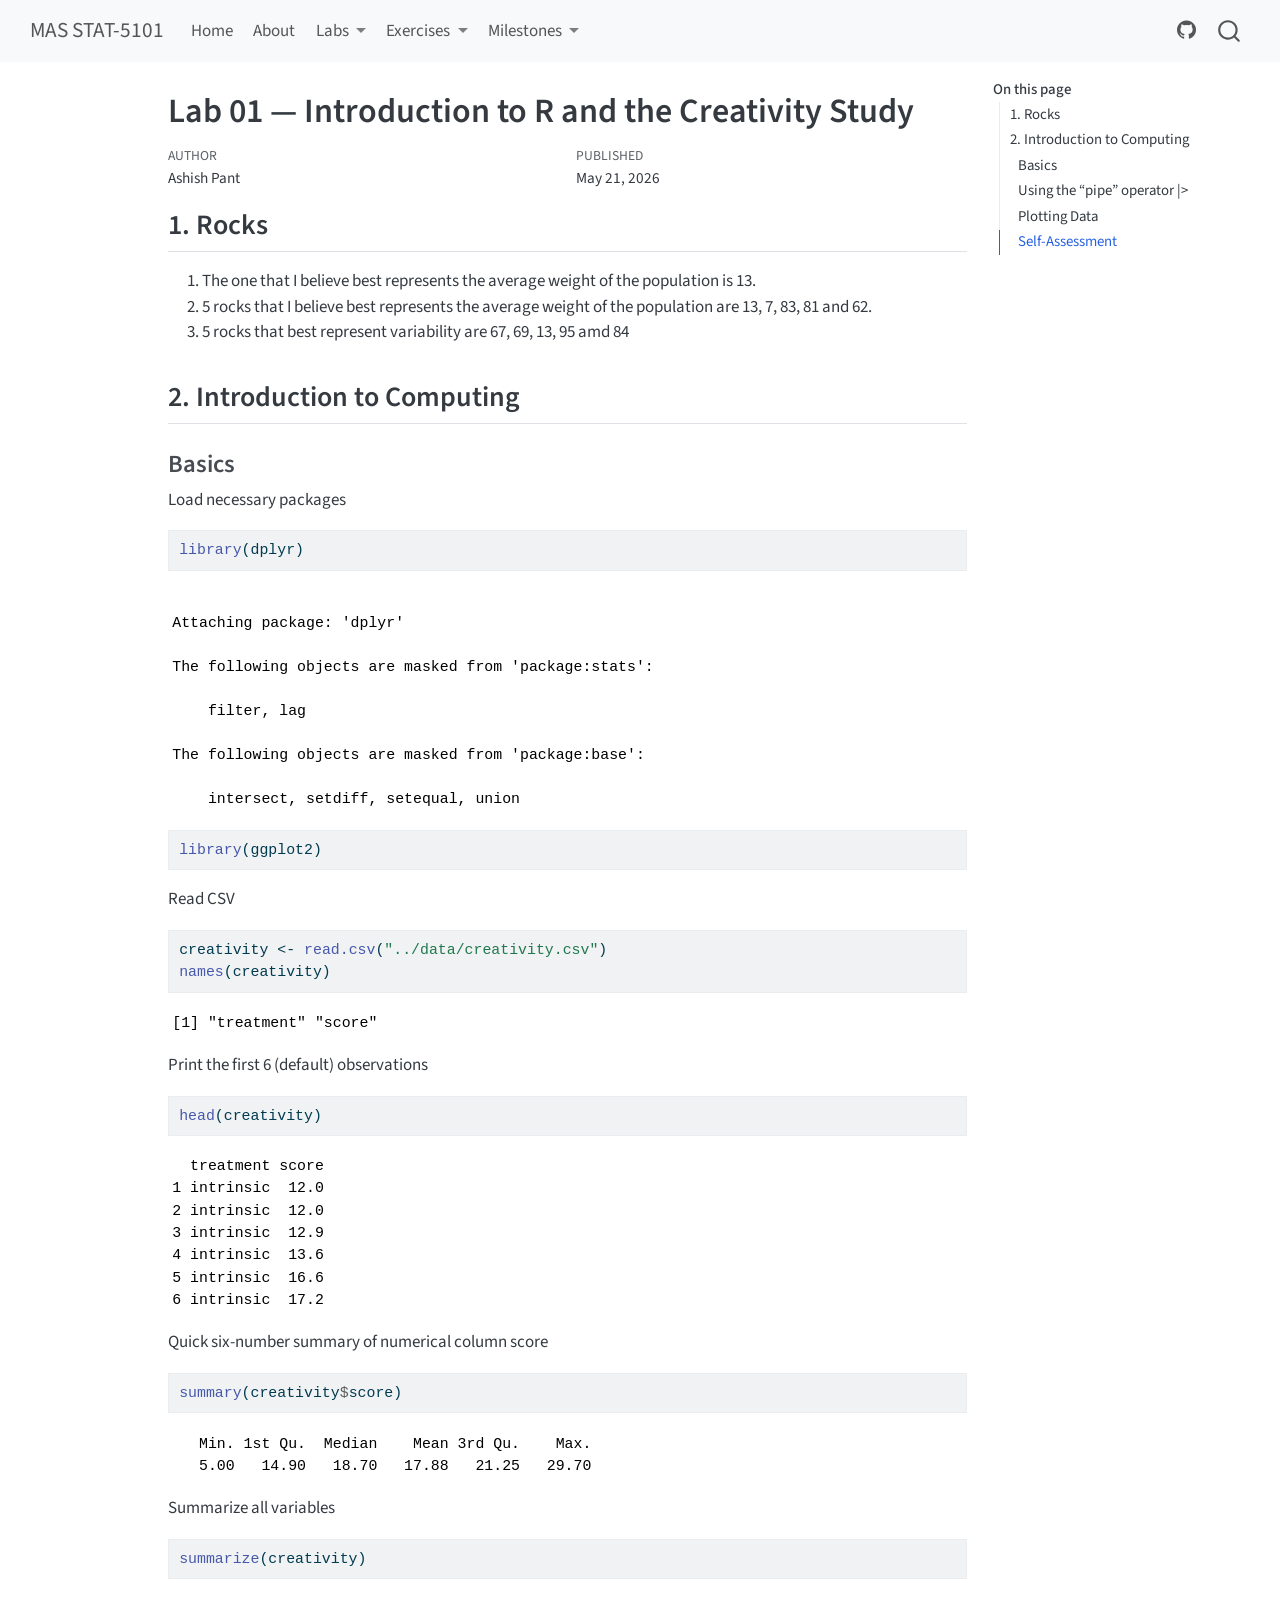
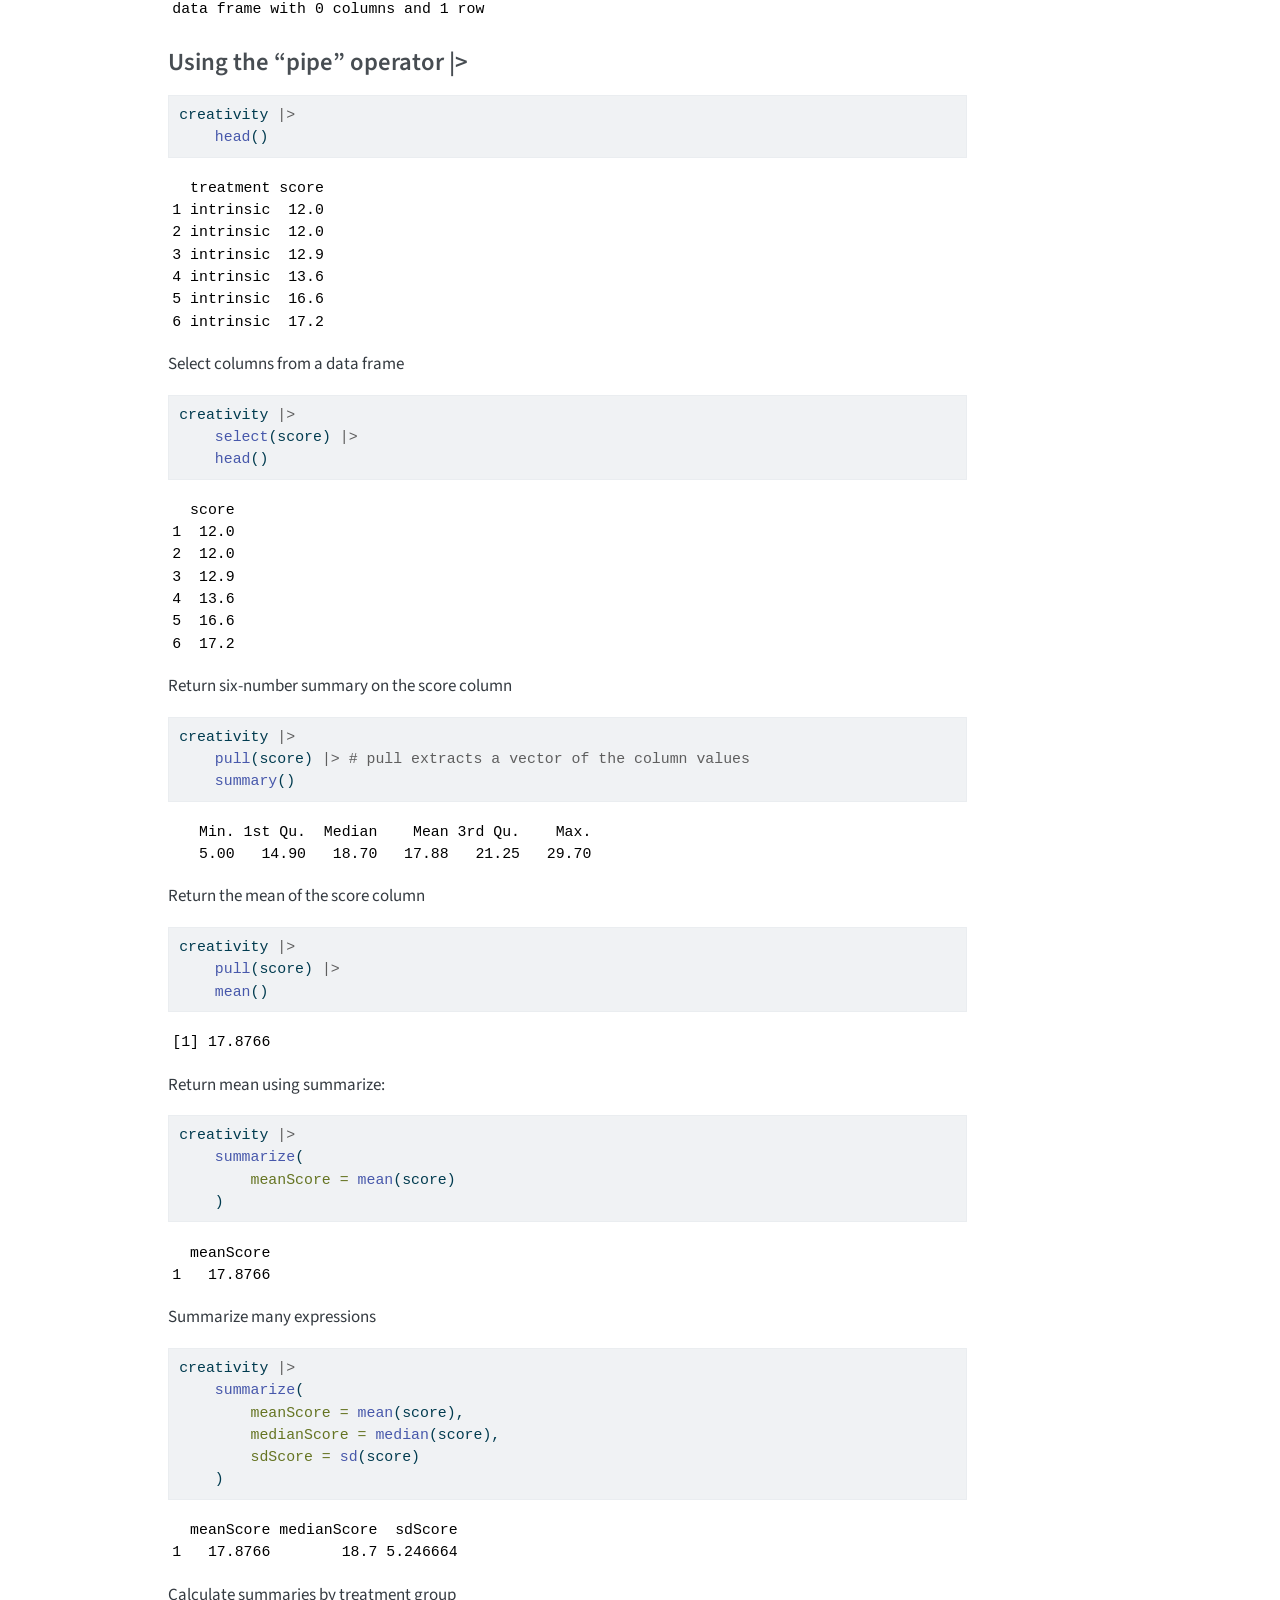
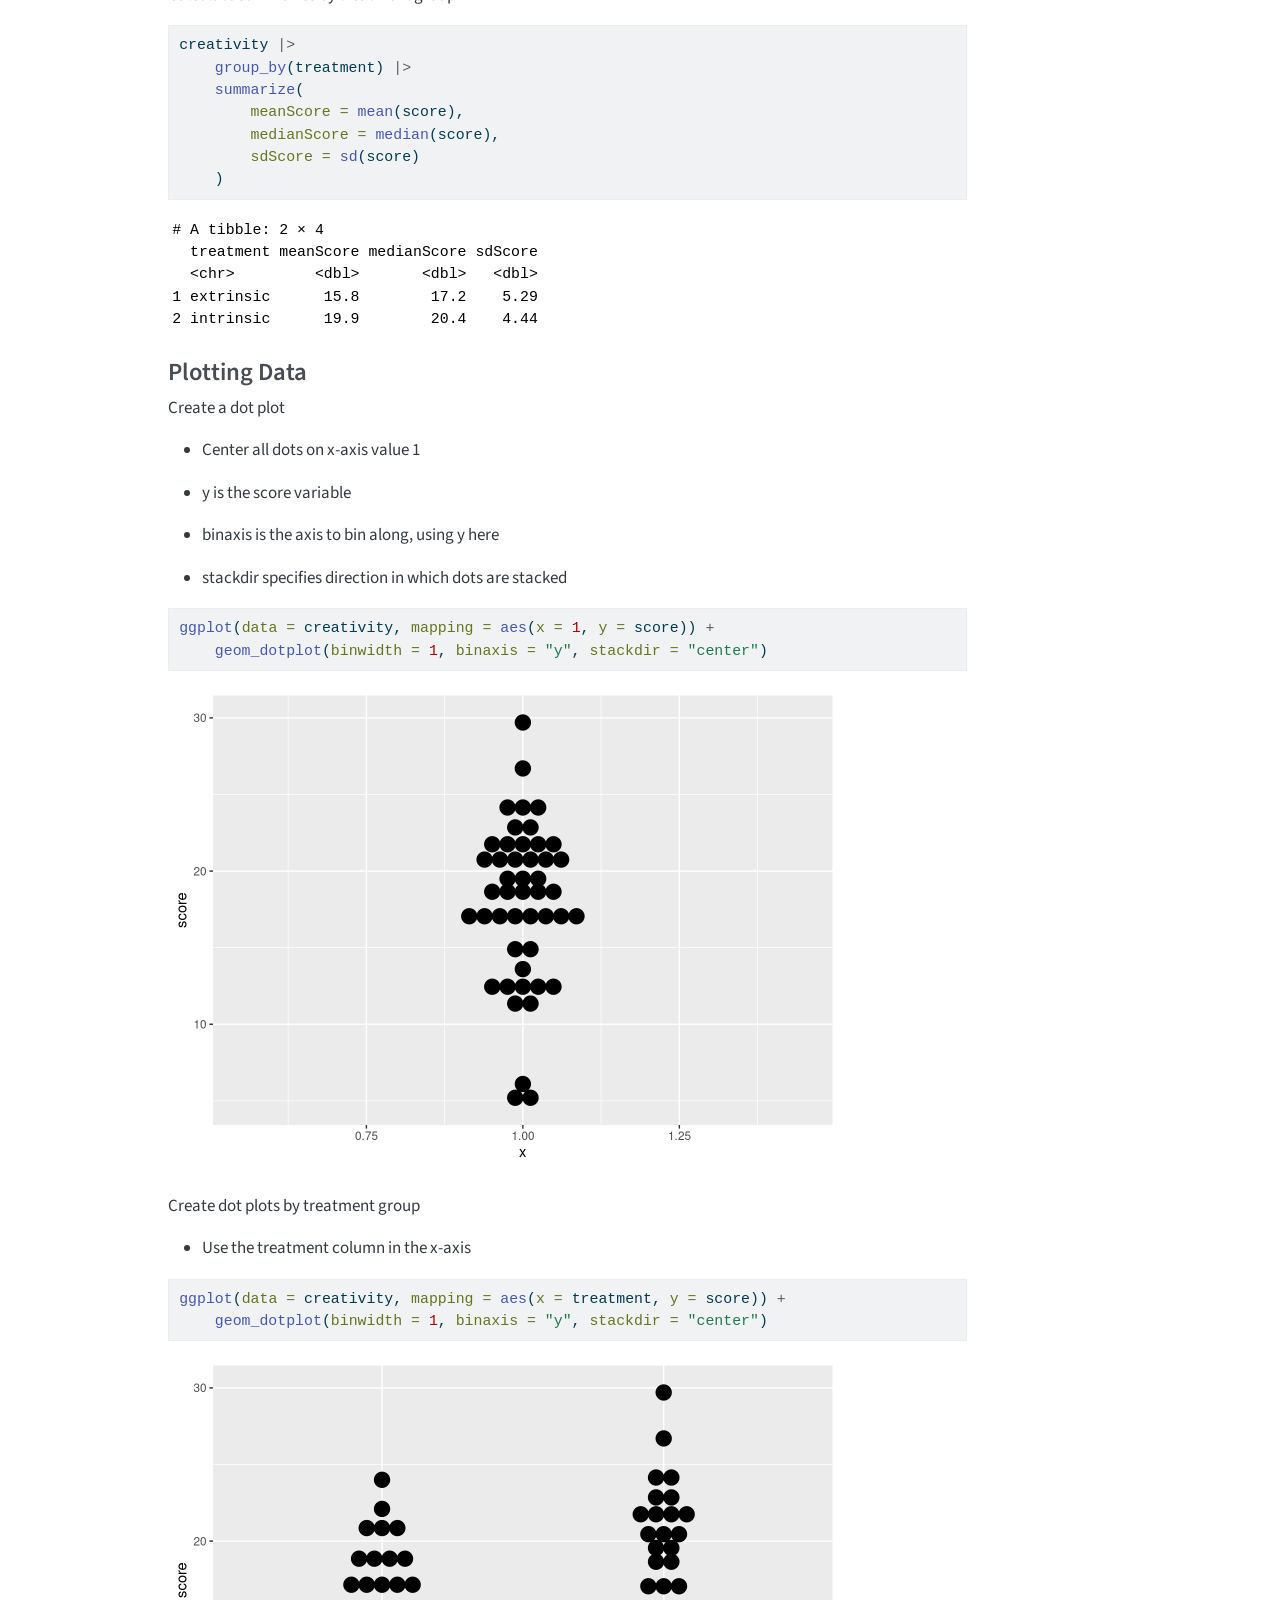
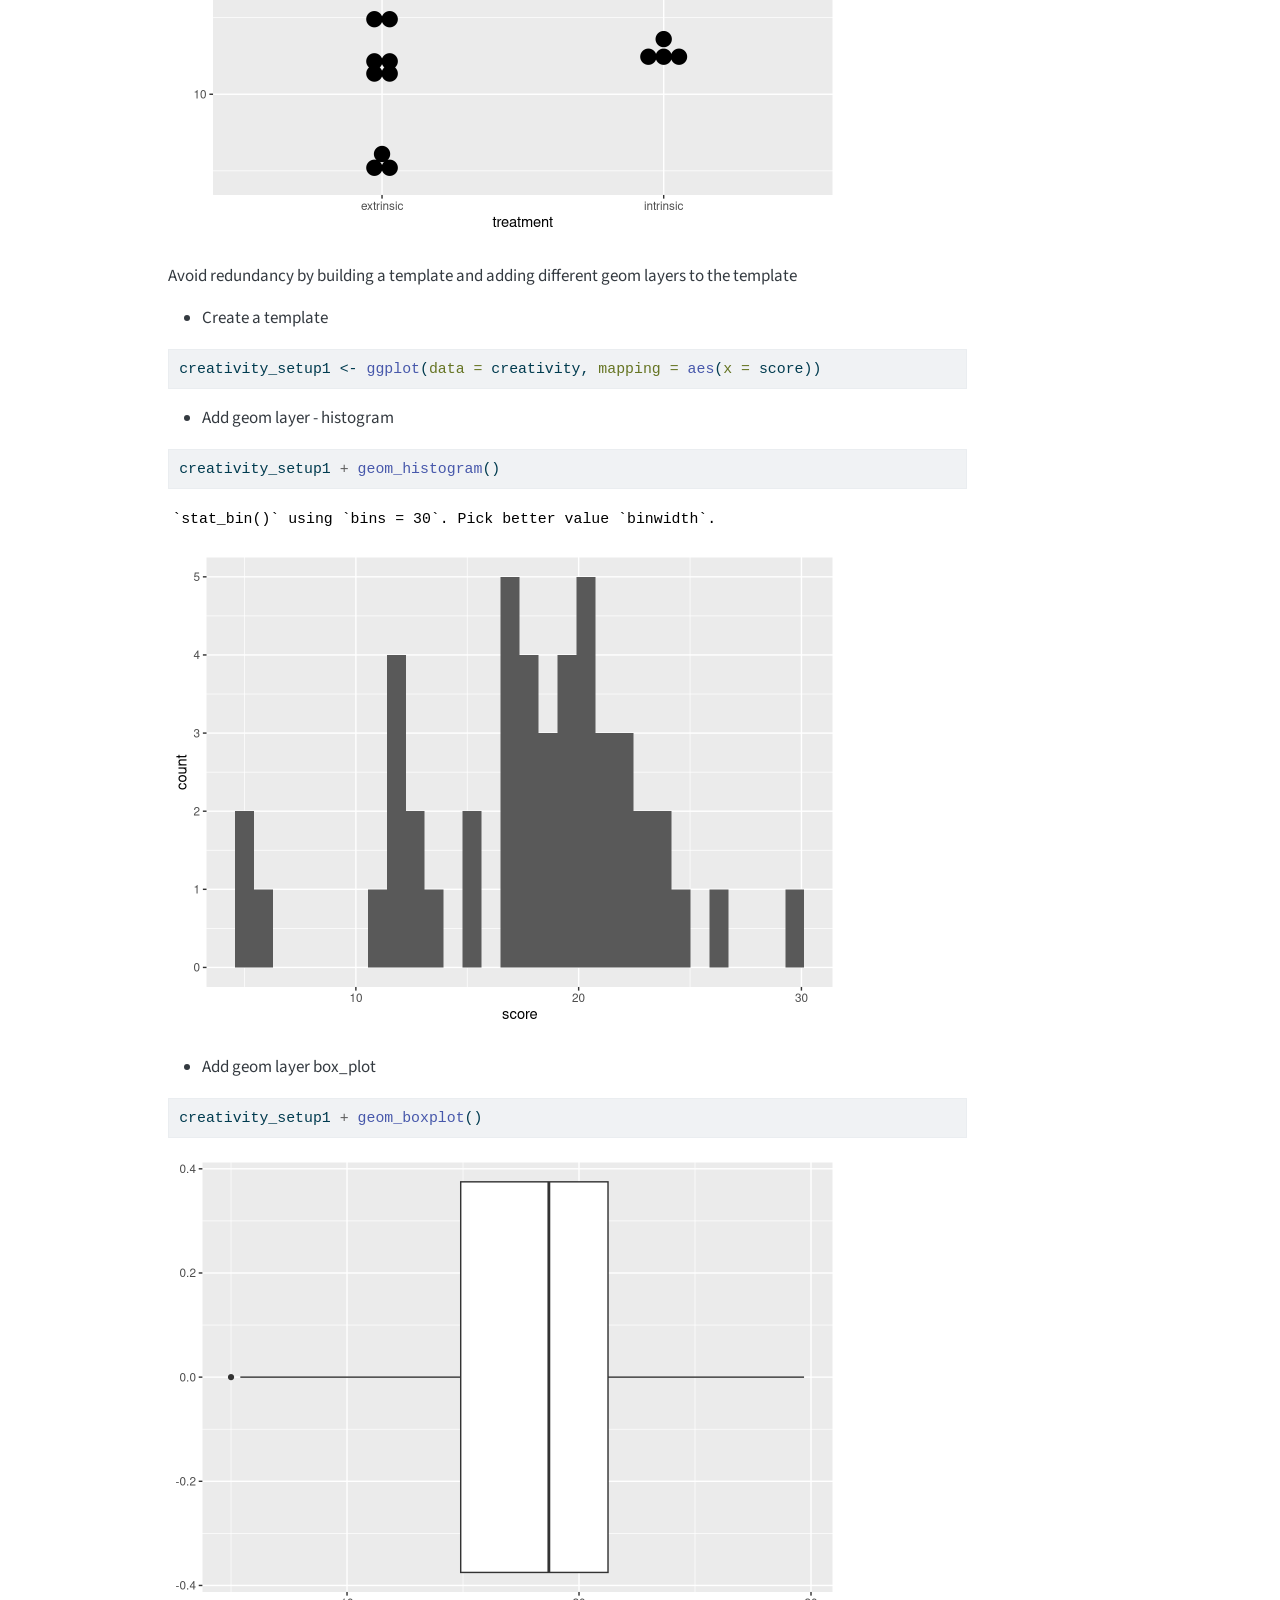
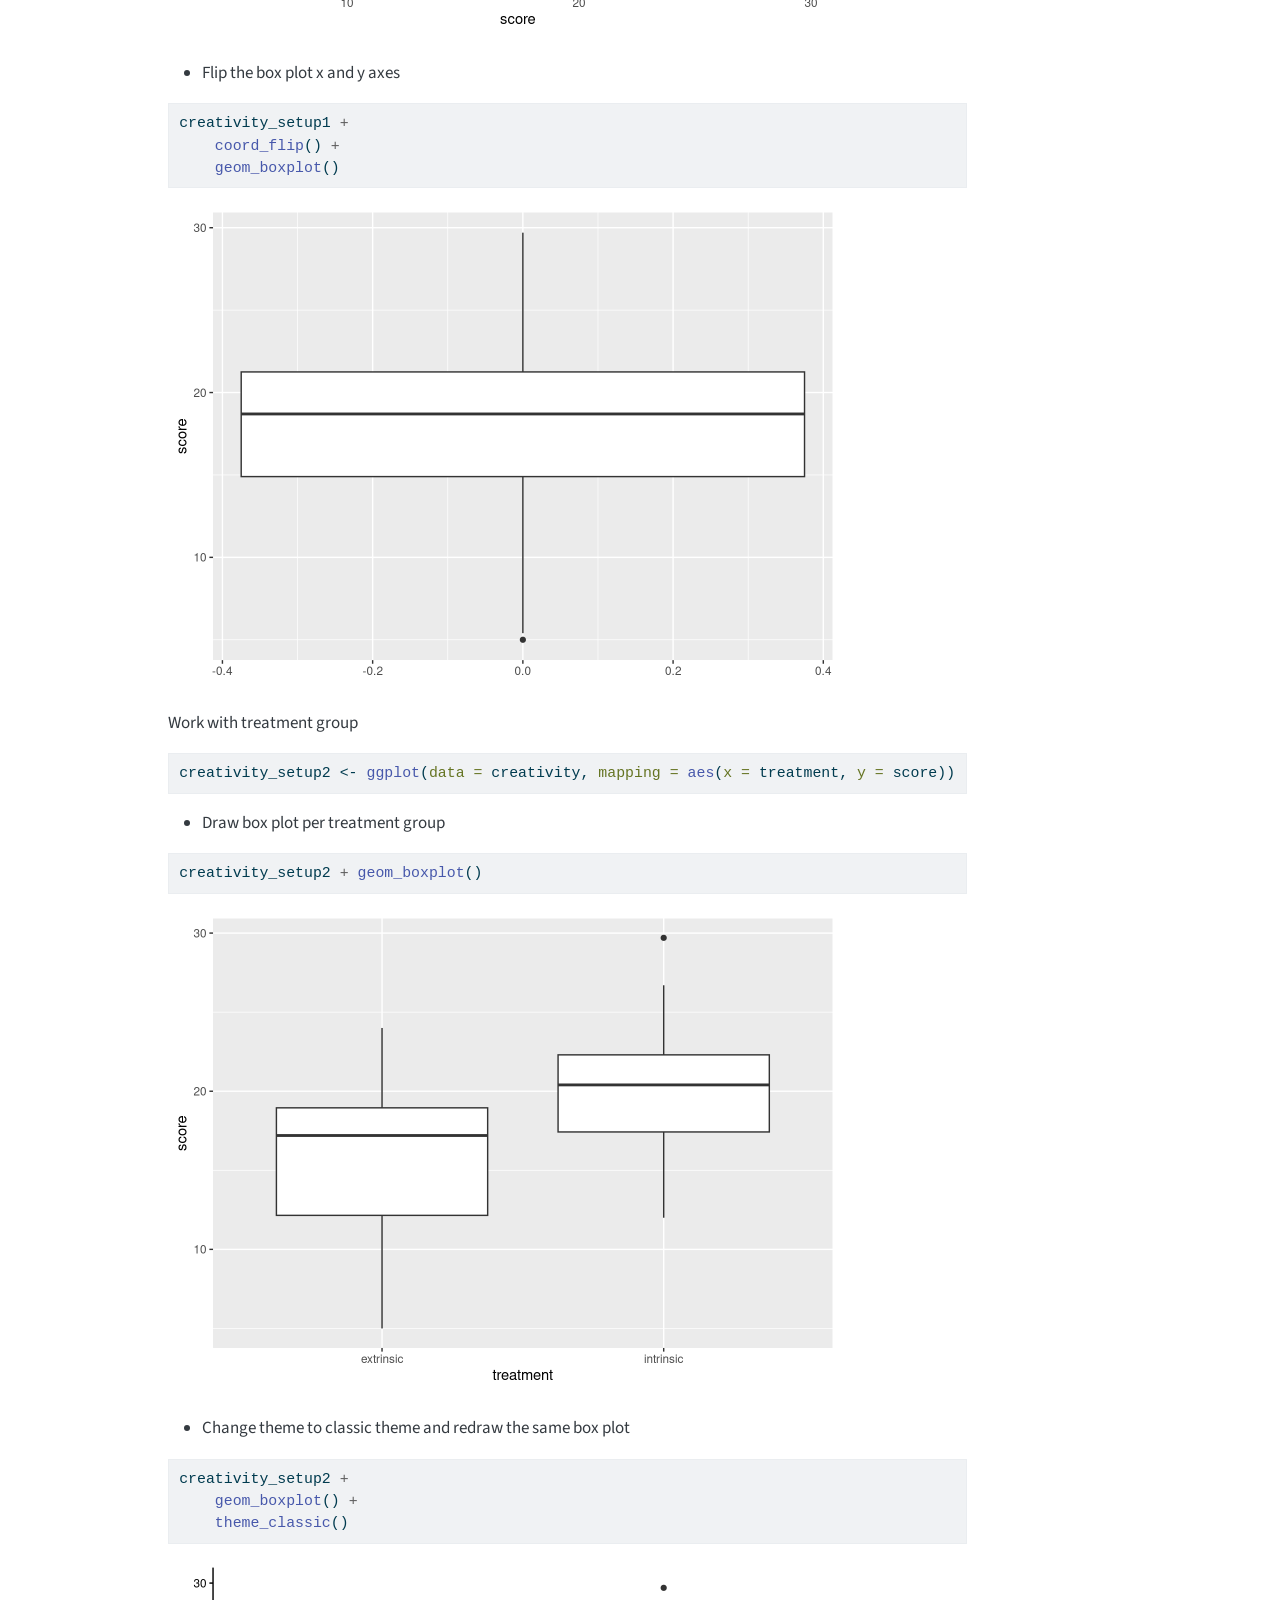
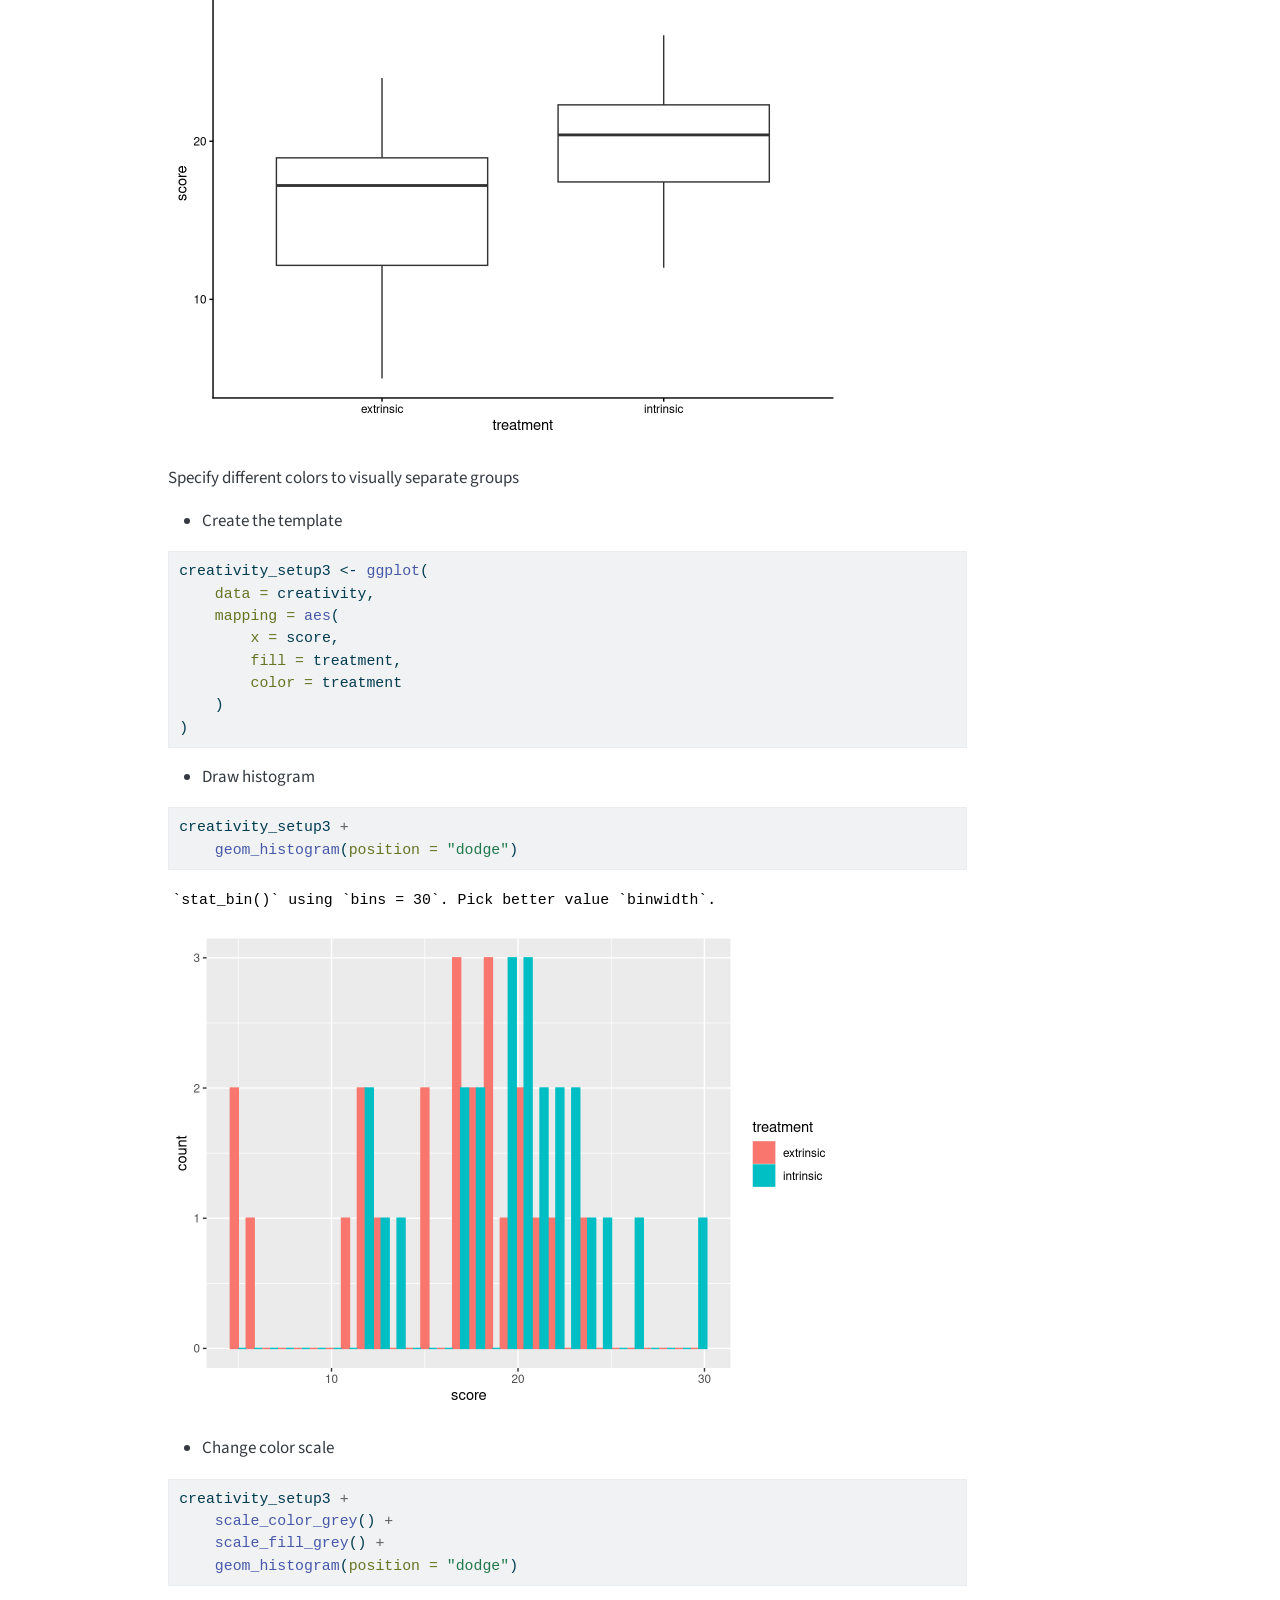
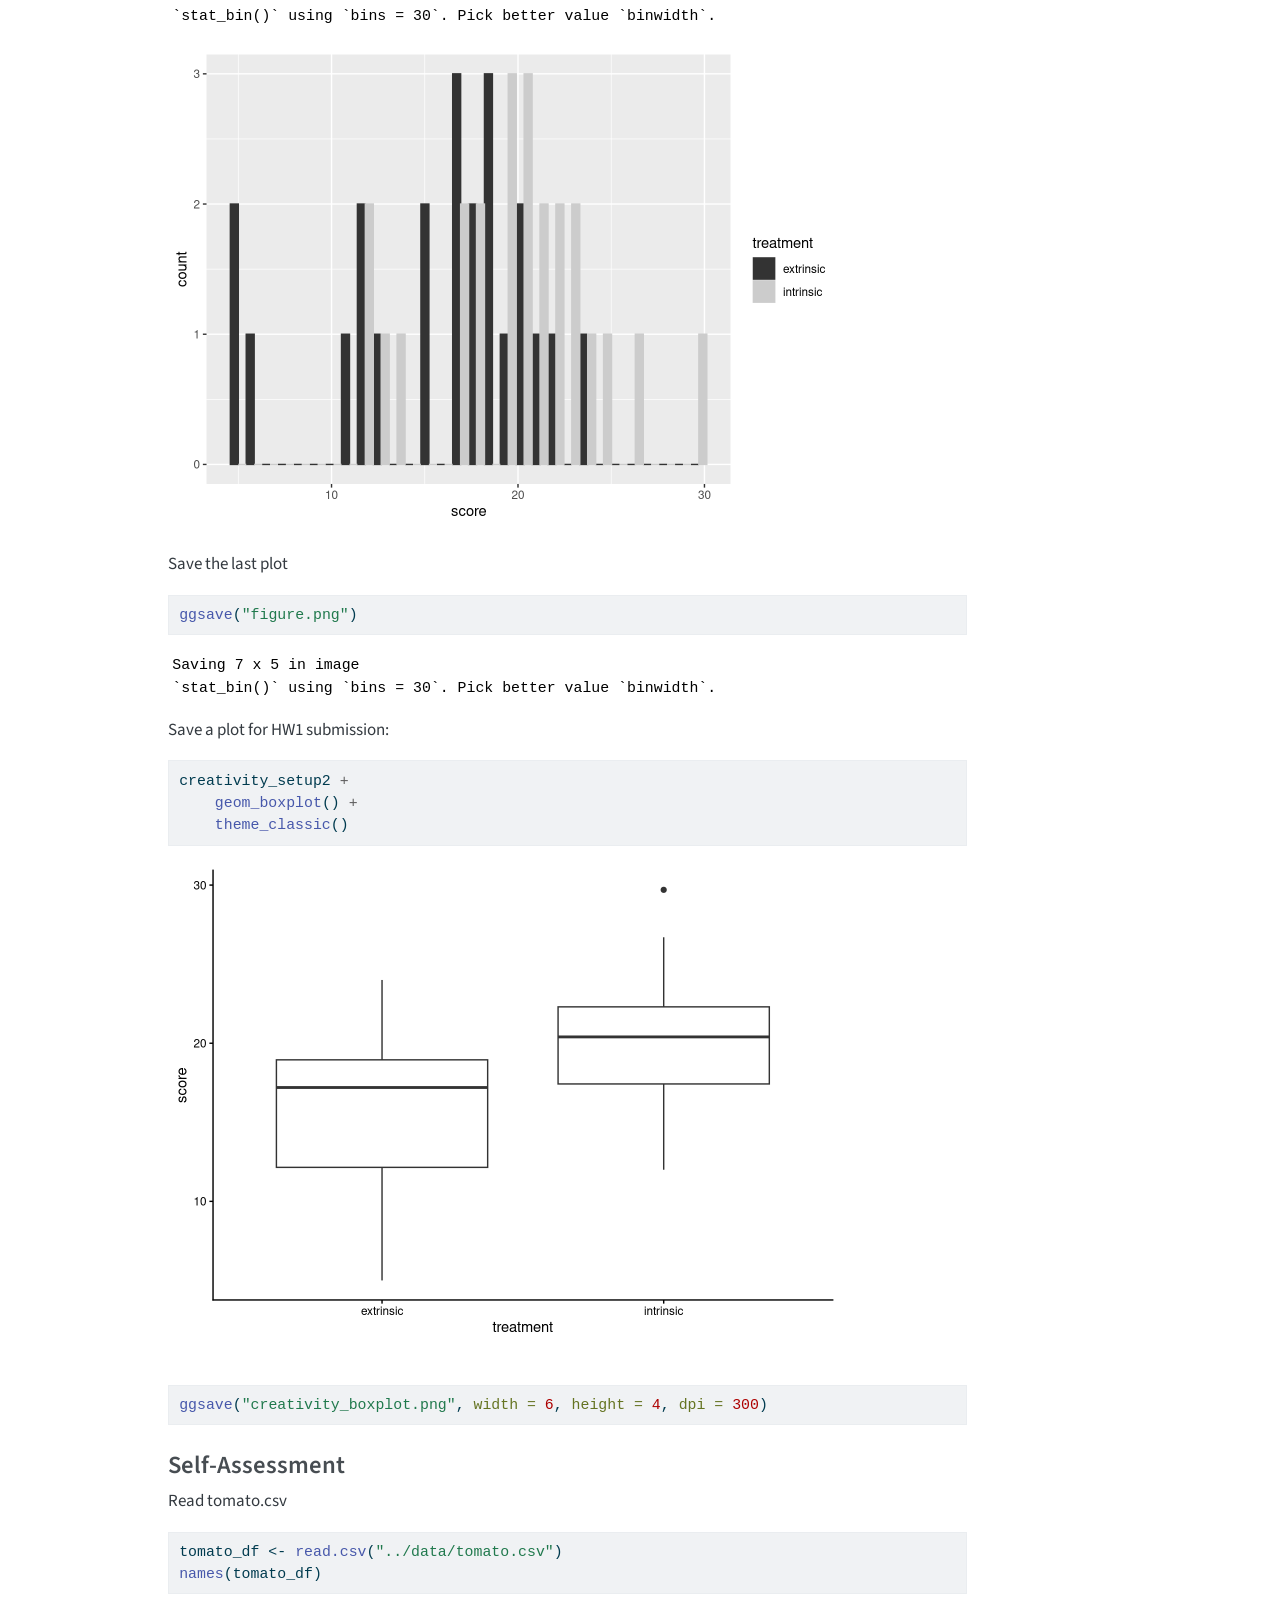
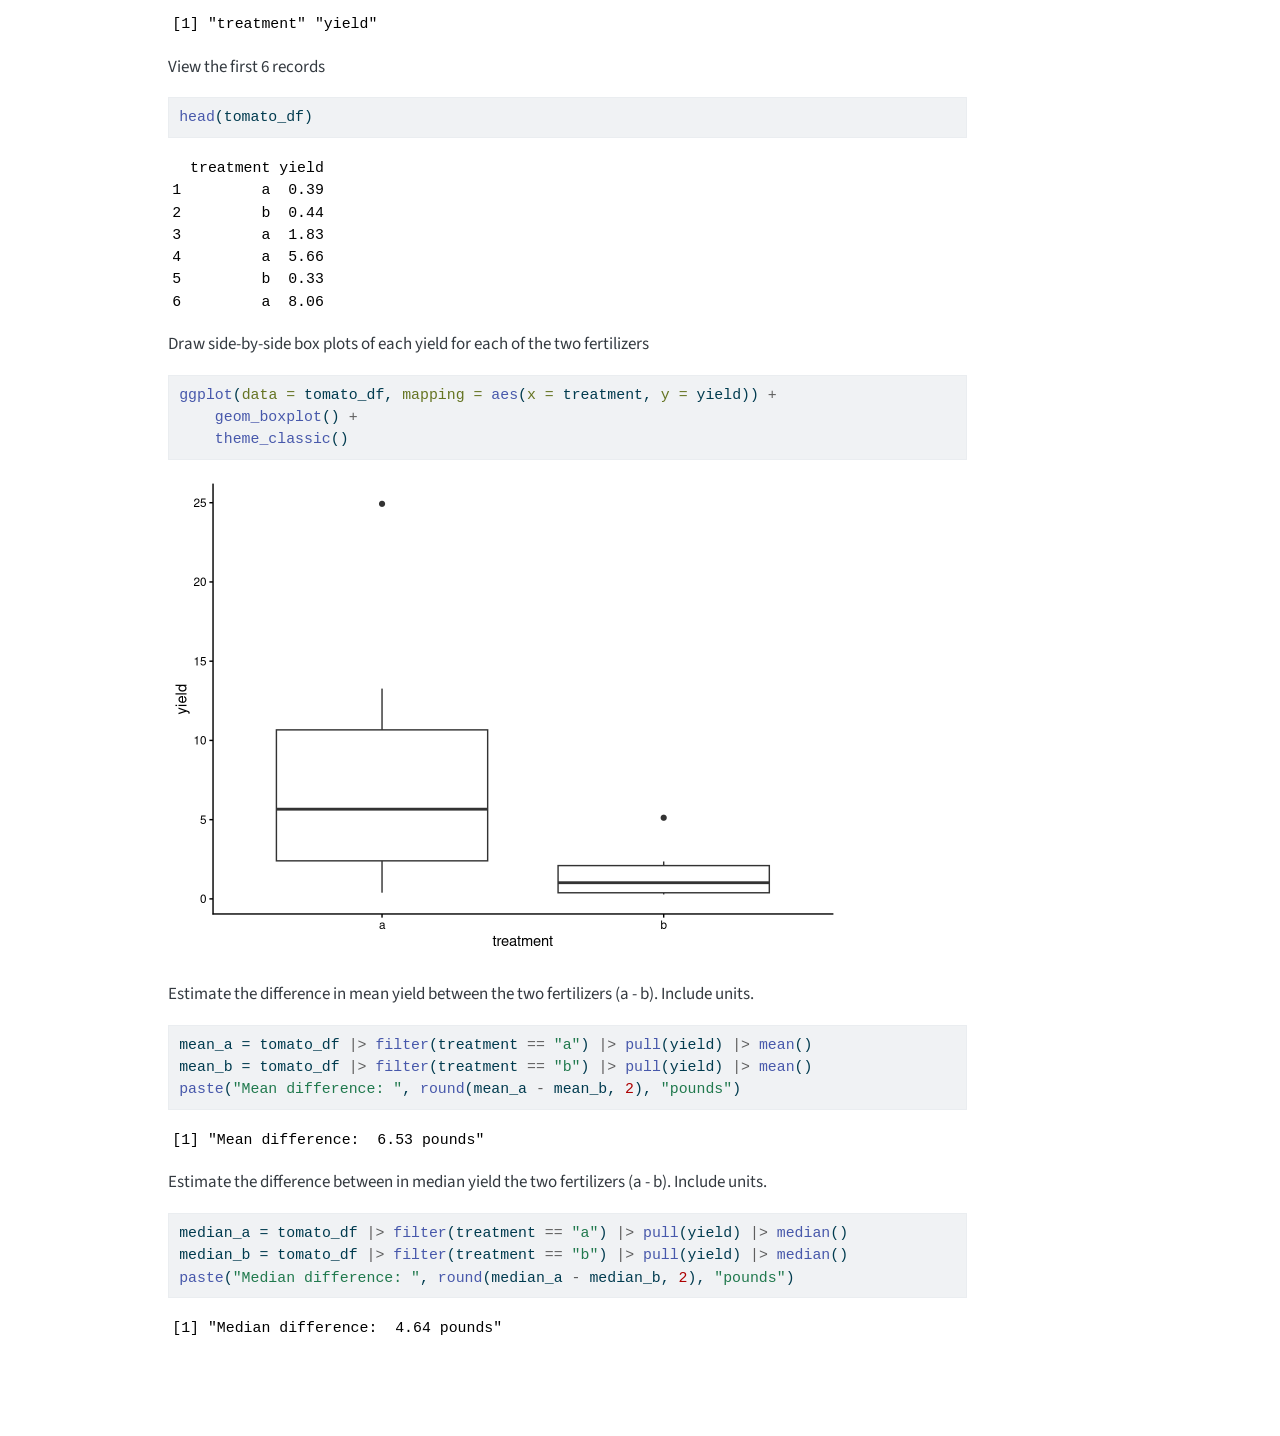
<file: docs/labs/lab01_creativity.html>
<!DOCTYPE html>
<html xmlns="http://www.w3.org/1999/xhtml" lang="en" xml:lang="en"><head>

<meta charset="utf-8">
<meta name="generator" content="quarto-1.9.37">

<meta name="viewport" content="width=device-width, initial-scale=1.0, user-scalable=yes">

<meta name="author" content="Ashish Pant">
<meta name="dcterms.date" content="2026-05-21">

<title>Lab 01 — Introduction to R and the Creativity Study – MAS STAT-5101</title>
<style>
/* Default styles provided by pandoc.
** See https://pandoc.org/MANUAL.html#variables-for-html for config info.
*/
code{white-space: pre-wrap;}
span.smallcaps{font-variant: small-caps;}
div.columns{display: flex; gap: min(4vw, 1.5em);}
div.column{flex: auto; overflow-x: auto;}
div.hanging-indent{margin-left: 1.5em; text-indent: -1.5em;}
ul.task-list{list-style: none;}
ul.task-list li input[type="checkbox"] {
  width: 0.8em;
  margin: 0 0.8em 0.2em -1em; /* quarto-specific, see https://github.com/quarto-dev/quarto-cli/issues/4556 */ 
  vertical-align: middle;
}
/* CSS for syntax highlighting */
html { -webkit-text-size-adjust: 100%; }
pre > code.sourceCode { white-space: pre; position: relative; }
pre > code.sourceCode > span { display: inline-block; line-height: 1.25; }
pre > code.sourceCode > span:empty { height: 1.2em; }
.sourceCode { overflow: visible; }
code.sourceCode > span { color: inherit; text-decoration: inherit; }
div.sourceCode { margin: 1em 0; }
pre.sourceCode { margin: 0; }
@media screen {
div.sourceCode { overflow: auto; }
}
@media print {
pre > code.sourceCode { white-space: pre-wrap; }
pre > code.sourceCode > span { text-indent: -5em; padding-left: 5em; }
}
pre.numberSource code
  { counter-reset: source-line 0; }
pre.numberSource code > span
  { position: relative; left: -4em; counter-increment: source-line; }
pre.numberSource code > span > a:first-child::before
  { content: counter(source-line);
    position: relative; left: -1em; text-align: right; vertical-align: baseline;
    border: none; display: inline-block;
    -webkit-touch-callout: none; -webkit-user-select: none;
    -khtml-user-select: none; -moz-user-select: none;
    -ms-user-select: none; user-select: none;
    padding: 0 4px; width: 4em;
  }
pre.numberSource { margin-left: 3em;  padding-left: 4px; }
div.sourceCode
  {   }
@media screen {
pre > code.sourceCode > span > a:first-child::before { text-decoration: underline; }
}
</style>


<script src="../site_libs/quarto-nav/quarto-nav.js"></script>
<script src="../site_libs/quarto-nav/headroom.min.js"></script>
<script src="../site_libs/clipboard/clipboard.min.js"></script>
<script src="../site_libs/quarto-search/autocomplete.umd.js"></script>
<script src="../site_libs/quarto-search/fuse.min.js"></script>
<script src="../site_libs/quarto-search/quarto-search.js"></script>
<meta name="quarto:offset" content="../">
<script src="../site_libs/quarto-html/quarto.js" type="module"></script>
<script src="../site_libs/quarto-html/tabsets/tabsets.js" type="module"></script>
<script src="../site_libs/quarto-html/popper.min.js"></script>
<script src="../site_libs/quarto-html/tippy.umd.min.js"></script>
<script src="../site_libs/quarto-html/anchor.min.js"></script>
<link href="../site_libs/quarto-html/tippy.css" rel="stylesheet">
<link href="../site_libs/quarto-html/quarto-syntax-highlighting-7f8f88aac4f3542376d5c11b86a4c14d.css" rel="stylesheet" id="quarto-text-highlighting-styles">
<script src="../site_libs/bootstrap/bootstrap.min.js"></script>
<link href="../site_libs/bootstrap/bootstrap-icons.css" rel="stylesheet">
<link href="../site_libs/bootstrap/bootstrap-2108790aa579b225838b766f1e978bfe.min.css" rel="stylesheet" append-hash="true" id="quarto-bootstrap" data-mode="light">
<script id="quarto-search-options" type="application/json">{
  "location": "navbar",
  "copy-button": false,
  "collapse-after": 3,
  "panel-placement": "end",
  "type": "overlay",
  "limit": 50,
  "keyboard-shortcut": [
    "f",
    "/",
    "s"
  ],
  "show-item-context": false,
  "language": {
    "search-no-results-text": "No results",
    "search-matching-documents-text": "matching documents",
    "search-copy-link-title": "Copy link to search",
    "search-hide-matches-text": "Hide additional matches",
    "search-more-match-text": "more match in this document",
    "search-more-matches-text": "more matches in this document",
    "search-clear-button-title": "Clear",
    "search-text-placeholder": "",
    "search-detached-cancel-button-title": "Cancel",
    "search-submit-button-title": "Submit",
    "search-label": "Search"
  }
}</script>


<link rel="stylesheet" href="../styles.css">
</head>

<body class="nav-fixed quarto-light">

<div id="quarto-search-results"></div>
  <header id="quarto-header" class="headroom fixed-top">
    <nav class="navbar navbar-expand-lg " data-bs-theme="dark">
      <div class="navbar-container container-fluid">
      <div class="navbar-brand-container mx-auto">
    <a class="navbar-brand" href="../index.html">
    <span class="navbar-title">MAS STAT-5101</span>
    </a>
  </div>
            <div id="quarto-search" class="" title="Search"></div>
          <button class="navbar-toggler" type="button" data-bs-toggle="collapse" data-bs-target="#navbarCollapse" aria-controls="navbarCollapse" role="menu" aria-expanded="false" aria-label="Toggle navigation" onclick="if (window.quartoToggleHeadroom) { window.quartoToggleHeadroom(); }">
  <span class="navbar-toggler-icon"></span>
</button>
          <div class="collapse navbar-collapse" id="navbarCollapse">
            <ul class="navbar-nav navbar-nav-scroll me-auto">
  <li class="nav-item">
    <a class="nav-link" href="../index.html"> 
<span class="menu-text">Home</span></a>
  </li>  
  <li class="nav-item">
    <a class="nav-link" href="../about.html"> 
<span class="menu-text">About</span></a>
  </li>  
  <li class="nav-item dropdown ">
    <a class="nav-link dropdown-toggle" href="#" id="nav-menu-labs" role="link" data-bs-toggle="dropdown" aria-expanded="false">
 <span class="menu-text">Labs</span>
    </a>
    <ul class="dropdown-menu" aria-labelledby="nav-menu-labs">    
        <li>
    <a class="dropdown-item" href="../labs/lab01_creativity.html">
 <span class="dropdown-text">Lab 01 — Creativity Study</span></a>
  </li>  
        <li>
    <a class="dropdown-item" href="../labs/lab02_randomization.html">
 <span class="dropdown-text">Lab 02 — Randomization Test</span></a>
  </li>  
    </ul>
  </li>
  <li class="nav-item dropdown ">
    <a class="nav-link dropdown-toggle" href="#" id="nav-menu-exercises" role="link" data-bs-toggle="dropdown" aria-expanded="false">
 <span class="menu-text">Exercises</span>
    </a>
    <ul class="dropdown-menu" aria-labelledby="nav-menu-exercises">    
        <li>
    <a class="dropdown-item" href="../exercises/ch01_exercises.qmd">
 <span class="dropdown-text">Chapter 1 Exercises</span></a>
  </li>  
    </ul>
  </li>
  <li class="nav-item dropdown ">
    <a class="nav-link dropdown-toggle" href="#" id="nav-menu-milestones" role="link" data-bs-toggle="dropdown" aria-expanded="false">
 <span class="menu-text">Milestones</span>
    </a>
    <ul class="dropdown-menu" aria-labelledby="nav-menu-milestones">    
        <li>
    <a class="dropdown-item" href="../milestones/milestone1.qmd">
 <span class="dropdown-text">Milestone 1</span></a>
  </li>  
    </ul>
  </li>
</ul>
            <ul class="navbar-nav navbar-nav-scroll ms-auto">
  <li class="nav-item compact">
    <a class="nav-link" href="https://github.com/logicartis/mas-stat-5101"> <i class="bi bi-github" role="img">
</i> 
<span class="menu-text"></span></a>
  </li>  
</ul>
          </div> <!-- /navcollapse -->
            <div class="quarto-navbar-tools">
</div>
      </div> <!-- /container-fluid -->
    </nav>
</header>
<!-- content -->
<div id="quarto-content" class="quarto-container page-columns page-rows-contents page-layout-article page-navbar">
<!-- sidebar -->
<!-- margin-sidebar -->
    <div id="quarto-margin-sidebar" class="sidebar margin-sidebar">
        <nav id="TOC" role="doc-toc" class="toc-active">
    <h2 id="toc-title">On this page</h2>
   
  <ul>
  <li><a href="#rocks" id="toc-rocks" class="nav-link active" data-scroll-target="#rocks">1. Rocks</a></li>
  <li><a href="#introduction-to-computing" id="toc-introduction-to-computing" class="nav-link" data-scroll-target="#introduction-to-computing">2. Introduction to Computing</a>
  <ul class="collapse">
  <li><a href="#basics" id="toc-basics" class="nav-link" data-scroll-target="#basics">Basics</a></li>
  <li><a href="#using-the-pipe-operator" id="toc-using-the-pipe-operator" class="nav-link" data-scroll-target="#using-the-pipe-operator">Using the “pipe” operator |&gt;</a></li>
  <li><a href="#plotting-data" id="toc-plotting-data" class="nav-link" data-scroll-target="#plotting-data">Plotting Data</a></li>
  <li><a href="#self-assessment" id="toc-self-assessment" class="nav-link" data-scroll-target="#self-assessment">Self-Assessment</a></li>
  </ul></li>
  </ul>
</nav>
    </div>
<!-- main -->
<main class="content" id="quarto-document-content">

<header id="title-block-header" class="quarto-title-block default">
<div class="quarto-title">
<h1 class="title">Lab 01 — Introduction to R and the Creativity Study</h1>
</div>



<div class="quarto-title-meta">

    <div>
    <div class="quarto-title-meta-heading">Author</div>
    <div class="quarto-title-meta-contents">
             <p>Ashish Pant </p>
          </div>
  </div>
    
    <div>
    <div class="quarto-title-meta-heading">Published</div>
    <div class="quarto-title-meta-contents">
      <p class="date">May 21, 2026</p>
    </div>
  </div>
  
    
  </div>
  


</header>


<section id="rocks" class="level2">
<h2 class="anchored" data-anchor-id="rocks">1. Rocks</h2>
<ol type="1">
<li>The one that I believe best represents the average weight of the population is 13.</li>
<li>5 rocks that I believe best represents the average weight of the population are 13, 7, 83, 81 and 62.</li>
<li>5 rocks that best represent variability are 67, 69, 13, 95 amd 84</li>
</ol>
</section>
<section id="introduction-to-computing" class="level2">
<h2 class="anchored" data-anchor-id="introduction-to-computing">2. Introduction to Computing</h2>
<section id="basics" class="level3">
<h3 class="anchored" data-anchor-id="basics">Basics</h3>
<p>Load necessary packages</p>
<div class="cell">
<div class="code-copy-outer-scaffold"><div class="sourceCode cell-code" id="cb1"><pre class="sourceCode r code-with-copy"><code class="sourceCode r"><span id="cb1-1"><a href="#cb1-1" aria-hidden="true" tabindex="-1"></a><span class="fu">library</span>(dplyr)</span></code></pre></div><button title="Copy to Clipboard" class="code-copy-button"><i class="bi"></i></button></div>
<div class="cell-output cell-output-stderr">
<pre><code>
Attaching package: 'dplyr'</code></pre>
</div>
<div class="cell-output cell-output-stderr">
<pre><code>The following objects are masked from 'package:stats':

    filter, lag</code></pre>
</div>
<div class="cell-output cell-output-stderr">
<pre><code>The following objects are masked from 'package:base':

    intersect, setdiff, setequal, union</code></pre>
</div>
<div class="code-copy-outer-scaffold"><div class="sourceCode cell-code" id="cb5"><pre class="sourceCode r code-with-copy"><code class="sourceCode r"><span id="cb5-1"><a href="#cb5-1" aria-hidden="true" tabindex="-1"></a><span class="fu">library</span>(ggplot2)</span></code></pre></div><button title="Copy to Clipboard" class="code-copy-button"><i class="bi"></i></button></div>
</div>
<p>Read CSV</p>
<div class="cell">
<div class="code-copy-outer-scaffold"><div class="sourceCode cell-code" id="cb6"><pre class="sourceCode r code-with-copy"><code class="sourceCode r"><span id="cb6-1"><a href="#cb6-1" aria-hidden="true" tabindex="-1"></a>creativity <span class="ot">&lt;-</span> <span class="fu">read.csv</span>(<span class="st">"../data/creativity.csv"</span>)</span>
<span id="cb6-2"><a href="#cb6-2" aria-hidden="true" tabindex="-1"></a><span class="fu">names</span>(creativity)</span></code></pre></div><button title="Copy to Clipboard" class="code-copy-button"><i class="bi"></i></button></div>
<div class="cell-output cell-output-stdout">
<pre><code>[1] "treatment" "score"    </code></pre>
</div>
</div>
<p>Print the first 6 (default) observations</p>
<div class="cell">
<div class="code-copy-outer-scaffold"><div class="sourceCode cell-code" id="cb8"><pre class="sourceCode r code-with-copy"><code class="sourceCode r"><span id="cb8-1"><a href="#cb8-1" aria-hidden="true" tabindex="-1"></a><span class="fu">head</span>(creativity)</span></code></pre></div><button title="Copy to Clipboard" class="code-copy-button"><i class="bi"></i></button></div>
<div class="cell-output cell-output-stdout">
<pre><code>  treatment score
1 intrinsic  12.0
2 intrinsic  12.0
3 intrinsic  12.9
4 intrinsic  13.6
5 intrinsic  16.6
6 intrinsic  17.2</code></pre>
</div>
</div>
<p>Quick six-number summary of numerical column score</p>
<div class="cell">
<div class="code-copy-outer-scaffold"><div class="sourceCode cell-code" id="cb10"><pre class="sourceCode r code-with-copy"><code class="sourceCode r"><span id="cb10-1"><a href="#cb10-1" aria-hidden="true" tabindex="-1"></a><span class="fu">summary</span>(creativity<span class="sc">$</span>score)</span></code></pre></div><button title="Copy to Clipboard" class="code-copy-button"><i class="bi"></i></button></div>
<div class="cell-output cell-output-stdout">
<pre><code>   Min. 1st Qu.  Median    Mean 3rd Qu.    Max. 
   5.00   14.90   18.70   17.88   21.25   29.70 </code></pre>
</div>
</div>
<p>Summarize all variables</p>
<div class="cell">
<div class="code-copy-outer-scaffold"><div class="sourceCode cell-code" id="cb12"><pre class="sourceCode r code-with-copy"><code class="sourceCode r"><span id="cb12-1"><a href="#cb12-1" aria-hidden="true" tabindex="-1"></a><span class="fu">summarize</span>(creativity)</span></code></pre></div><button title="Copy to Clipboard" class="code-copy-button"><i class="bi"></i></button></div>
<div class="cell-output cell-output-stdout">
<pre><code>data frame with 0 columns and 1 row</code></pre>
</div>
</div>
</section>
<section id="using-the-pipe-operator" class="level3">
<h3 class="anchored" data-anchor-id="using-the-pipe-operator">Using the “pipe” operator |&gt;</h3>
<div class="cell">
<div class="code-copy-outer-scaffold"><div class="sourceCode cell-code" id="cb14"><pre class="sourceCode r code-with-copy"><code class="sourceCode r"><span id="cb14-1"><a href="#cb14-1" aria-hidden="true" tabindex="-1"></a>creativity <span class="sc">|&gt;</span></span>
<span id="cb14-2"><a href="#cb14-2" aria-hidden="true" tabindex="-1"></a>    <span class="fu">head</span>()</span></code></pre></div><button title="Copy to Clipboard" class="code-copy-button"><i class="bi"></i></button></div>
<div class="cell-output cell-output-stdout">
<pre><code>  treatment score
1 intrinsic  12.0
2 intrinsic  12.0
3 intrinsic  12.9
4 intrinsic  13.6
5 intrinsic  16.6
6 intrinsic  17.2</code></pre>
</div>
</div>
<p>Select columns from a data frame</p>
<div class="cell">
<div class="code-copy-outer-scaffold"><div class="sourceCode cell-code" id="cb16"><pre class="sourceCode r code-with-copy"><code class="sourceCode r"><span id="cb16-1"><a href="#cb16-1" aria-hidden="true" tabindex="-1"></a>creativity <span class="sc">|&gt;</span></span>
<span id="cb16-2"><a href="#cb16-2" aria-hidden="true" tabindex="-1"></a>    <span class="fu">select</span>(score) <span class="sc">|&gt;</span></span>
<span id="cb16-3"><a href="#cb16-3" aria-hidden="true" tabindex="-1"></a>    <span class="fu">head</span>()</span></code></pre></div><button title="Copy to Clipboard" class="code-copy-button"><i class="bi"></i></button></div>
<div class="cell-output cell-output-stdout">
<pre><code>  score
1  12.0
2  12.0
3  12.9
4  13.6
5  16.6
6  17.2</code></pre>
</div>
</div>
<p>Return six-number summary on the score column</p>
<div class="cell">
<div class="code-copy-outer-scaffold"><div class="sourceCode cell-code" id="cb18"><pre class="sourceCode r code-with-copy"><code class="sourceCode r"><span id="cb18-1"><a href="#cb18-1" aria-hidden="true" tabindex="-1"></a>creativity <span class="sc">|&gt;</span></span>
<span id="cb18-2"><a href="#cb18-2" aria-hidden="true" tabindex="-1"></a>    <span class="fu">pull</span>(score) <span class="sc">|&gt;</span> <span class="co"># pull extracts a vector of the column values</span></span>
<span id="cb18-3"><a href="#cb18-3" aria-hidden="true" tabindex="-1"></a>    <span class="fu">summary</span>()</span></code></pre></div><button title="Copy to Clipboard" class="code-copy-button"><i class="bi"></i></button></div>
<div class="cell-output cell-output-stdout">
<pre><code>   Min. 1st Qu.  Median    Mean 3rd Qu.    Max. 
   5.00   14.90   18.70   17.88   21.25   29.70 </code></pre>
</div>
</div>
<p>Return the mean of the score column</p>
<div class="cell">
<div class="code-copy-outer-scaffold"><div class="sourceCode cell-code" id="cb20"><pre class="sourceCode r code-with-copy"><code class="sourceCode r"><span id="cb20-1"><a href="#cb20-1" aria-hidden="true" tabindex="-1"></a>creativity <span class="sc">|&gt;</span></span>
<span id="cb20-2"><a href="#cb20-2" aria-hidden="true" tabindex="-1"></a>    <span class="fu">pull</span>(score) <span class="sc">|&gt;</span></span>
<span id="cb20-3"><a href="#cb20-3" aria-hidden="true" tabindex="-1"></a>    <span class="fu">mean</span>()</span></code></pre></div><button title="Copy to Clipboard" class="code-copy-button"><i class="bi"></i></button></div>
<div class="cell-output cell-output-stdout">
<pre><code>[1] 17.8766</code></pre>
</div>
</div>
<p>Return mean using summarize:</p>
<div class="cell">
<div class="code-copy-outer-scaffold"><div class="sourceCode cell-code" id="cb22"><pre class="sourceCode r code-with-copy"><code class="sourceCode r"><span id="cb22-1"><a href="#cb22-1" aria-hidden="true" tabindex="-1"></a>creativity <span class="sc">|&gt;</span></span>
<span id="cb22-2"><a href="#cb22-2" aria-hidden="true" tabindex="-1"></a>    <span class="fu">summarize</span>(</span>
<span id="cb22-3"><a href="#cb22-3" aria-hidden="true" tabindex="-1"></a>        <span class="at">meanScore =</span> <span class="fu">mean</span>(score)</span>
<span id="cb22-4"><a href="#cb22-4" aria-hidden="true" tabindex="-1"></a>    )</span></code></pre></div><button title="Copy to Clipboard" class="code-copy-button"><i class="bi"></i></button></div>
<div class="cell-output cell-output-stdout">
<pre><code>  meanScore
1   17.8766</code></pre>
</div>
</div>
<p>Summarize many expressions</p>
<div class="cell">
<div class="code-copy-outer-scaffold"><div class="sourceCode cell-code" id="cb24"><pre class="sourceCode r code-with-copy"><code class="sourceCode r"><span id="cb24-1"><a href="#cb24-1" aria-hidden="true" tabindex="-1"></a>creativity <span class="sc">|&gt;</span></span>
<span id="cb24-2"><a href="#cb24-2" aria-hidden="true" tabindex="-1"></a>    <span class="fu">summarize</span>(</span>
<span id="cb24-3"><a href="#cb24-3" aria-hidden="true" tabindex="-1"></a>        <span class="at">meanScore =</span> <span class="fu">mean</span>(score),</span>
<span id="cb24-4"><a href="#cb24-4" aria-hidden="true" tabindex="-1"></a>        <span class="at">medianScore =</span> <span class="fu">median</span>(score),</span>
<span id="cb24-5"><a href="#cb24-5" aria-hidden="true" tabindex="-1"></a>        <span class="at">sdScore =</span> <span class="fu">sd</span>(score)</span>
<span id="cb24-6"><a href="#cb24-6" aria-hidden="true" tabindex="-1"></a>    )</span></code></pre></div><button title="Copy to Clipboard" class="code-copy-button"><i class="bi"></i></button></div>
<div class="cell-output cell-output-stdout">
<pre><code>  meanScore medianScore  sdScore
1   17.8766        18.7 5.246664</code></pre>
</div>
</div>
<p>Calculate summaries by treatment group</p>
<div class="cell">
<div class="code-copy-outer-scaffold"><div class="sourceCode cell-code" id="cb26"><pre class="sourceCode r code-with-copy"><code class="sourceCode r"><span id="cb26-1"><a href="#cb26-1" aria-hidden="true" tabindex="-1"></a>creativity <span class="sc">|&gt;</span></span>
<span id="cb26-2"><a href="#cb26-2" aria-hidden="true" tabindex="-1"></a>    <span class="fu">group_by</span>(treatment) <span class="sc">|&gt;</span></span>
<span id="cb26-3"><a href="#cb26-3" aria-hidden="true" tabindex="-1"></a>    <span class="fu">summarize</span>(</span>
<span id="cb26-4"><a href="#cb26-4" aria-hidden="true" tabindex="-1"></a>        <span class="at">meanScore =</span> <span class="fu">mean</span>(score),</span>
<span id="cb26-5"><a href="#cb26-5" aria-hidden="true" tabindex="-1"></a>        <span class="at">medianScore =</span> <span class="fu">median</span>(score),</span>
<span id="cb26-6"><a href="#cb26-6" aria-hidden="true" tabindex="-1"></a>        <span class="at">sdScore =</span> <span class="fu">sd</span>(score)</span>
<span id="cb26-7"><a href="#cb26-7" aria-hidden="true" tabindex="-1"></a>    )</span></code></pre></div><button title="Copy to Clipboard" class="code-copy-button"><i class="bi"></i></button></div>
<div class="cell-output cell-output-stdout">
<pre><code># A tibble: 2 × 4
  treatment meanScore medianScore sdScore
  &lt;chr&gt;         &lt;dbl&gt;       &lt;dbl&gt;   &lt;dbl&gt;
1 extrinsic      15.8        17.2    5.29
2 intrinsic      19.9        20.4    4.44</code></pre>
</div>
</div>
</section>
<section id="plotting-data" class="level3">
<h3 class="anchored" data-anchor-id="plotting-data">Plotting Data</h3>
<p>Create a dot plot</p>
<ul>
<li><p>Center all dots on x-axis value 1</p></li>
<li><p>y is the score variable</p></li>
<li><p>binaxis is the axis to bin along, using y here</p></li>
<li><p>stackdir specifies direction in which dots are stacked</p></li>
</ul>
<div class="cell">
<div class="code-copy-outer-scaffold"><div class="sourceCode cell-code" id="cb28"><pre class="sourceCode r code-with-copy"><code class="sourceCode r"><span id="cb28-1"><a href="#cb28-1" aria-hidden="true" tabindex="-1"></a><span class="fu">ggplot</span>(<span class="at">data =</span> creativity, <span class="at">mapping =</span> <span class="fu">aes</span>(<span class="at">x =</span> <span class="dv">1</span>, <span class="at">y =</span> score)) <span class="sc">+</span></span>
<span id="cb28-2"><a href="#cb28-2" aria-hidden="true" tabindex="-1"></a>    <span class="fu">geom_dotplot</span>(<span class="at">binwidth =</span> <span class="dv">1</span>, <span class="at">binaxis =</span> <span class="st">"y"</span>, <span class="at">stackdir =</span> <span class="st">"center"</span>)</span></code></pre></div><button title="Copy to Clipboard" class="code-copy-button"><i class="bi"></i></button></div>
<div class="cell-output-display">
<div>
<figure class="figure">
<p><img src="lab01_creativity_files/figure-html/unnamed-chunk-13-1.png" class="img-fluid figure-img" width="672"></p>
</figure>
</div>
</div>
</div>
<p>Create dot plots by treatment group</p>
<ul>
<li>Use the treatment column in the x-axis</li>
</ul>
<div class="cell">
<div class="code-copy-outer-scaffold"><div class="sourceCode cell-code" id="cb29"><pre class="sourceCode r code-with-copy"><code class="sourceCode r"><span id="cb29-1"><a href="#cb29-1" aria-hidden="true" tabindex="-1"></a><span class="fu">ggplot</span>(<span class="at">data =</span> creativity, <span class="at">mapping =</span> <span class="fu">aes</span>(<span class="at">x =</span> treatment, <span class="at">y =</span> score)) <span class="sc">+</span></span>
<span id="cb29-2"><a href="#cb29-2" aria-hidden="true" tabindex="-1"></a>    <span class="fu">geom_dotplot</span>(<span class="at">binwidth =</span> <span class="dv">1</span>, <span class="at">binaxis =</span> <span class="st">"y"</span>, <span class="at">stackdir =</span> <span class="st">"center"</span>)</span></code></pre></div><button title="Copy to Clipboard" class="code-copy-button"><i class="bi"></i></button></div>
<div class="cell-output-display">
<div>
<figure class="figure">
<p><img src="lab01_creativity_files/figure-html/unnamed-chunk-14-1.png" class="img-fluid figure-img" width="672"></p>
</figure>
</div>
</div>
</div>
<p>Avoid redundancy by building a template and adding different geom layers to the template</p>
<ul>
<li>Create a template</li>
</ul>
<div class="cell">
<div class="code-copy-outer-scaffold"><div class="sourceCode cell-code" id="cb30"><pre class="sourceCode r code-with-copy"><code class="sourceCode r"><span id="cb30-1"><a href="#cb30-1" aria-hidden="true" tabindex="-1"></a>creativity_setup1 <span class="ot">&lt;-</span> <span class="fu">ggplot</span>(<span class="at">data =</span> creativity, <span class="at">mapping =</span> <span class="fu">aes</span>(<span class="at">x =</span> score))</span></code></pre></div><button title="Copy to Clipboard" class="code-copy-button"><i class="bi"></i></button></div>
</div>
<ul>
<li>Add geom layer - histogram</li>
</ul>
<div class="cell">
<div class="code-copy-outer-scaffold"><div class="sourceCode cell-code" id="cb31"><pre class="sourceCode r code-with-copy"><code class="sourceCode r"><span id="cb31-1"><a href="#cb31-1" aria-hidden="true" tabindex="-1"></a>creativity_setup1 <span class="sc">+</span> <span class="fu">geom_histogram</span>()</span></code></pre></div><button title="Copy to Clipboard" class="code-copy-button"><i class="bi"></i></button></div>
<div class="cell-output cell-output-stderr">
<pre><code>`stat_bin()` using `bins = 30`. Pick better value `binwidth`.</code></pre>
</div>
<div class="cell-output-display">
<div>
<figure class="figure">
<p><img src="lab01_creativity_files/figure-html/unnamed-chunk-16-1.png" class="img-fluid figure-img" width="672"></p>
</figure>
</div>
</div>
</div>
<ul>
<li>Add geom layer box_plot</li>
</ul>
<div class="cell">
<div class="code-copy-outer-scaffold"><div class="sourceCode cell-code" id="cb33"><pre class="sourceCode r code-with-copy"><code class="sourceCode r"><span id="cb33-1"><a href="#cb33-1" aria-hidden="true" tabindex="-1"></a>creativity_setup1 <span class="sc">+</span> <span class="fu">geom_boxplot</span>()</span></code></pre></div><button title="Copy to Clipboard" class="code-copy-button"><i class="bi"></i></button></div>
<div class="cell-output-display">
<div>
<figure class="figure">
<p><img src="lab01_creativity_files/figure-html/unnamed-chunk-17-1.png" class="img-fluid figure-img" width="672"></p>
</figure>
</div>
</div>
</div>
<ul>
<li>Flip the box plot x and y axes</li>
</ul>
<div class="cell">
<div class="code-copy-outer-scaffold"><div class="sourceCode cell-code" id="cb34"><pre class="sourceCode r code-with-copy"><code class="sourceCode r"><span id="cb34-1"><a href="#cb34-1" aria-hidden="true" tabindex="-1"></a>creativity_setup1 <span class="sc">+</span> </span>
<span id="cb34-2"><a href="#cb34-2" aria-hidden="true" tabindex="-1"></a>    <span class="fu">coord_flip</span>() <span class="sc">+</span></span>
<span id="cb34-3"><a href="#cb34-3" aria-hidden="true" tabindex="-1"></a>    <span class="fu">geom_boxplot</span>()</span></code></pre></div><button title="Copy to Clipboard" class="code-copy-button"><i class="bi"></i></button></div>
<div class="cell-output-display">
<div>
<figure class="figure">
<p><img src="lab01_creativity_files/figure-html/unnamed-chunk-18-1.png" class="img-fluid figure-img" width="672"></p>
</figure>
</div>
</div>
</div>
<p>Work with treatment group</p>
<div class="cell">
<div class="code-copy-outer-scaffold"><div class="sourceCode cell-code" id="cb35"><pre class="sourceCode r code-with-copy"><code class="sourceCode r"><span id="cb35-1"><a href="#cb35-1" aria-hidden="true" tabindex="-1"></a>creativity_setup2 <span class="ot">&lt;-</span> <span class="fu">ggplot</span>(<span class="at">data =</span> creativity, <span class="at">mapping =</span> <span class="fu">aes</span>(<span class="at">x =</span> treatment, <span class="at">y =</span> score))</span></code></pre></div><button title="Copy to Clipboard" class="code-copy-button"><i class="bi"></i></button></div>
</div>
<ul>
<li>Draw box plot per treatment group</li>
</ul>
<div class="cell">
<div class="code-copy-outer-scaffold"><div class="sourceCode cell-code" id="cb36"><pre class="sourceCode r code-with-copy"><code class="sourceCode r"><span id="cb36-1"><a href="#cb36-1" aria-hidden="true" tabindex="-1"></a>creativity_setup2 <span class="sc">+</span> <span class="fu">geom_boxplot</span>()</span></code></pre></div><button title="Copy to Clipboard" class="code-copy-button"><i class="bi"></i></button></div>
<div class="cell-output-display">
<div>
<figure class="figure">
<p><img src="lab01_creativity_files/figure-html/unnamed-chunk-20-1.png" class="img-fluid figure-img" width="672"></p>
</figure>
</div>
</div>
</div>
<ul>
<li>Change theme to classic theme and redraw the same box plot</li>
</ul>
<div class="cell">
<div class="code-copy-outer-scaffold"><div class="sourceCode cell-code" id="cb37"><pre class="sourceCode r code-with-copy"><code class="sourceCode r"><span id="cb37-1"><a href="#cb37-1" aria-hidden="true" tabindex="-1"></a>creativity_setup2 <span class="sc">+</span> </span>
<span id="cb37-2"><a href="#cb37-2" aria-hidden="true" tabindex="-1"></a>    <span class="fu">geom_boxplot</span>() <span class="sc">+</span></span>
<span id="cb37-3"><a href="#cb37-3" aria-hidden="true" tabindex="-1"></a>    <span class="fu">theme_classic</span>()</span></code></pre></div><button title="Copy to Clipboard" class="code-copy-button"><i class="bi"></i></button></div>
<div class="cell-output-display">
<div>
<figure class="figure">
<p><img src="lab01_creativity_files/figure-html/unnamed-chunk-21-1.png" class="img-fluid figure-img" width="672"></p>
</figure>
</div>
</div>
</div>
<p>Specify different colors to visually separate groups</p>
<ul>
<li>Create the template</li>
</ul>
<div class="cell">
<div class="code-copy-outer-scaffold"><div class="sourceCode cell-code" id="cb38"><pre class="sourceCode r code-with-copy"><code class="sourceCode r"><span id="cb38-1"><a href="#cb38-1" aria-hidden="true" tabindex="-1"></a>creativity_setup3 <span class="ot">&lt;-</span> <span class="fu">ggplot</span>(</span>
<span id="cb38-2"><a href="#cb38-2" aria-hidden="true" tabindex="-1"></a>    <span class="at">data =</span> creativity, </span>
<span id="cb38-3"><a href="#cb38-3" aria-hidden="true" tabindex="-1"></a>    <span class="at">mapping =</span> <span class="fu">aes</span>(</span>
<span id="cb38-4"><a href="#cb38-4" aria-hidden="true" tabindex="-1"></a>        <span class="at">x =</span> score,</span>
<span id="cb38-5"><a href="#cb38-5" aria-hidden="true" tabindex="-1"></a>        <span class="at">fill =</span> treatment,</span>
<span id="cb38-6"><a href="#cb38-6" aria-hidden="true" tabindex="-1"></a>        <span class="at">color =</span> treatment</span>
<span id="cb38-7"><a href="#cb38-7" aria-hidden="true" tabindex="-1"></a>    )</span>
<span id="cb38-8"><a href="#cb38-8" aria-hidden="true" tabindex="-1"></a>)</span></code></pre></div><button title="Copy to Clipboard" class="code-copy-button"><i class="bi"></i></button></div>
</div>
<ul>
<li>Draw histogram</li>
</ul>
<div class="cell">
<div class="code-copy-outer-scaffold"><div class="sourceCode cell-code" id="cb39"><pre class="sourceCode r code-with-copy"><code class="sourceCode r"><span id="cb39-1"><a href="#cb39-1" aria-hidden="true" tabindex="-1"></a>creativity_setup3 <span class="sc">+</span> </span>
<span id="cb39-2"><a href="#cb39-2" aria-hidden="true" tabindex="-1"></a>    <span class="fu">geom_histogram</span>(<span class="at">position =</span> <span class="st">"dodge"</span>)</span></code></pre></div><button title="Copy to Clipboard" class="code-copy-button"><i class="bi"></i></button></div>
<div class="cell-output cell-output-stderr">
<pre><code>`stat_bin()` using `bins = 30`. Pick better value `binwidth`.</code></pre>
</div>
<div class="cell-output-display">
<div>
<figure class="figure">
<p><img src="lab01_creativity_files/figure-html/unnamed-chunk-23-1.png" class="img-fluid figure-img" width="672"></p>
</figure>
</div>
</div>
</div>
<ul>
<li>Change color scale</li>
</ul>
<div class="cell">
<div class="code-copy-outer-scaffold"><div class="sourceCode cell-code" id="cb41"><pre class="sourceCode r code-with-copy"><code class="sourceCode r"><span id="cb41-1"><a href="#cb41-1" aria-hidden="true" tabindex="-1"></a>creativity_setup3 <span class="sc">+</span></span>
<span id="cb41-2"><a href="#cb41-2" aria-hidden="true" tabindex="-1"></a>    <span class="fu">scale_color_grey</span>() <span class="sc">+</span> </span>
<span id="cb41-3"><a href="#cb41-3" aria-hidden="true" tabindex="-1"></a>    <span class="fu">scale_fill_grey</span>() <span class="sc">+</span></span>
<span id="cb41-4"><a href="#cb41-4" aria-hidden="true" tabindex="-1"></a>    <span class="fu">geom_histogram</span>(<span class="at">position =</span> <span class="st">"dodge"</span>)</span></code></pre></div><button title="Copy to Clipboard" class="code-copy-button"><i class="bi"></i></button></div>
<div class="cell-output cell-output-stderr">
<pre><code>`stat_bin()` using `bins = 30`. Pick better value `binwidth`.</code></pre>
</div>
<div class="cell-output-display">
<div>
<figure class="figure">
<p><img src="lab01_creativity_files/figure-html/unnamed-chunk-24-1.png" class="img-fluid figure-img" width="672"></p>
</figure>
</div>
</div>
</div>
<p>Save the last plot</p>
<div class="cell">
<div class="code-copy-outer-scaffold"><div class="sourceCode cell-code" id="cb43"><pre class="sourceCode r code-with-copy"><code class="sourceCode r"><span id="cb43-1"><a href="#cb43-1" aria-hidden="true" tabindex="-1"></a><span class="fu">ggsave</span>(<span class="st">"figure.png"</span>)</span></code></pre></div><button title="Copy to Clipboard" class="code-copy-button"><i class="bi"></i></button></div>
<div class="cell-output cell-output-stderr">
<pre><code>Saving 7 x 5 in image
`stat_bin()` using `bins = 30`. Pick better value `binwidth`.</code></pre>
</div>
</div>
<p>Save a plot for HW1 submission:</p>
<div class="cell">
<div class="code-copy-outer-scaffold"><div class="sourceCode cell-code" id="cb45"><pre class="sourceCode r code-with-copy"><code class="sourceCode r"><span id="cb45-1"><a href="#cb45-1" aria-hidden="true" tabindex="-1"></a>creativity_setup2 <span class="sc">+</span> </span>
<span id="cb45-2"><a href="#cb45-2" aria-hidden="true" tabindex="-1"></a>    <span class="fu">geom_boxplot</span>() <span class="sc">+</span></span>
<span id="cb45-3"><a href="#cb45-3" aria-hidden="true" tabindex="-1"></a>    <span class="fu">theme_classic</span>()</span></code></pre></div><button title="Copy to Clipboard" class="code-copy-button"><i class="bi"></i></button></div>
<div class="cell-output-display">
<div>
<figure class="figure">
<p><img src="lab01_creativity_files/figure-html/unnamed-chunk-26-1.png" class="img-fluid figure-img" width="672"></p>
</figure>
</div>
</div>
<div class="code-copy-outer-scaffold"><div class="sourceCode cell-code" id="cb46"><pre class="sourceCode r code-with-copy"><code class="sourceCode r"><span id="cb46-1"><a href="#cb46-1" aria-hidden="true" tabindex="-1"></a><span class="fu">ggsave</span>(<span class="st">"creativity_boxplot.png"</span>, <span class="at">width =</span> <span class="dv">6</span>, <span class="at">height =</span> <span class="dv">4</span>, <span class="at">dpi =</span> <span class="dv">300</span>)</span></code></pre></div><button title="Copy to Clipboard" class="code-copy-button"><i class="bi"></i></button></div>
</div>
</section>
<section id="self-assessment" class="level3">
<h3 class="anchored" data-anchor-id="self-assessment">Self-Assessment</h3>
<p>Read tomato.csv</p>
<div class="cell">
<div class="code-copy-outer-scaffold"><div class="sourceCode cell-code" id="cb47"><pre class="sourceCode r code-with-copy"><code class="sourceCode r"><span id="cb47-1"><a href="#cb47-1" aria-hidden="true" tabindex="-1"></a>tomato_df <span class="ot">&lt;-</span> <span class="fu">read.csv</span>(<span class="st">"../data/tomato.csv"</span>)</span>
<span id="cb47-2"><a href="#cb47-2" aria-hidden="true" tabindex="-1"></a><span class="fu">names</span>(tomato_df)</span></code></pre></div><button title="Copy to Clipboard" class="code-copy-button"><i class="bi"></i></button></div>
<div class="cell-output cell-output-stdout">
<pre><code>[1] "treatment" "yield"    </code></pre>
</div>
</div>
<p>View the first 6 records</p>
<div class="cell">
<div class="code-copy-outer-scaffold"><div class="sourceCode cell-code" id="cb49"><pre class="sourceCode r code-with-copy"><code class="sourceCode r"><span id="cb49-1"><a href="#cb49-1" aria-hidden="true" tabindex="-1"></a><span class="fu">head</span>(tomato_df)</span></code></pre></div><button title="Copy to Clipboard" class="code-copy-button"><i class="bi"></i></button></div>
<div class="cell-output cell-output-stdout">
<pre><code>  treatment yield
1         a  0.39
2         b  0.44
3         a  1.83
4         a  5.66
5         b  0.33
6         a  8.06</code></pre>
</div>
</div>
<p>Draw side-by-side box plots of each yield for each of the two fertilizers</p>
<div class="cell">
<div class="code-copy-outer-scaffold"><div class="sourceCode cell-code" id="cb51"><pre class="sourceCode r code-with-copy"><code class="sourceCode r"><span id="cb51-1"><a href="#cb51-1" aria-hidden="true" tabindex="-1"></a><span class="fu">ggplot</span>(<span class="at">data =</span> tomato_df, <span class="at">mapping =</span> <span class="fu">aes</span>(<span class="at">x =</span> treatment, <span class="at">y =</span> yield)) <span class="sc">+</span></span>
<span id="cb51-2"><a href="#cb51-2" aria-hidden="true" tabindex="-1"></a>    <span class="fu">geom_boxplot</span>() <span class="sc">+</span></span>
<span id="cb51-3"><a href="#cb51-3" aria-hidden="true" tabindex="-1"></a>    <span class="fu">theme_classic</span>()</span></code></pre></div><button title="Copy to Clipboard" class="code-copy-button"><i class="bi"></i></button></div>
<div class="cell-output-display">
<div>
<figure class="figure">
<p><img src="lab01_creativity_files/figure-html/unnamed-chunk-29-1.png" class="img-fluid figure-img" width="672"></p>
</figure>
</div>
</div>
</div>
<p>Estimate the difference in mean yield between the two fertilizers (a - b). Include units.</p>
<div class="cell">
<div class="code-copy-outer-scaffold"><div class="sourceCode cell-code" id="cb52"><pre class="sourceCode r code-with-copy"><code class="sourceCode r"><span id="cb52-1"><a href="#cb52-1" aria-hidden="true" tabindex="-1"></a>mean_a <span class="ot">=</span> tomato_df <span class="sc">|&gt;</span> <span class="fu">filter</span>(treatment <span class="sc">==</span> <span class="st">"a"</span>) <span class="sc">|&gt;</span> <span class="fu">pull</span>(yield) <span class="sc">|&gt;</span> <span class="fu">mean</span>()</span>
<span id="cb52-2"><a href="#cb52-2" aria-hidden="true" tabindex="-1"></a>mean_b <span class="ot">=</span> tomato_df <span class="sc">|&gt;</span> <span class="fu">filter</span>(treatment <span class="sc">==</span> <span class="st">"b"</span>) <span class="sc">|&gt;</span> <span class="fu">pull</span>(yield) <span class="sc">|&gt;</span> <span class="fu">mean</span>()</span>
<span id="cb52-3"><a href="#cb52-3" aria-hidden="true" tabindex="-1"></a><span class="fu">paste</span>(<span class="st">"Mean difference: "</span>, <span class="fu">round</span>(mean_a <span class="sc">-</span> mean_b, <span class="dv">2</span>), <span class="st">"pounds"</span>)</span></code></pre></div><button title="Copy to Clipboard" class="code-copy-button"><i class="bi"></i></button></div>
<div class="cell-output cell-output-stdout">
<pre><code>[1] "Mean difference:  6.53 pounds"</code></pre>
</div>
</div>
<p>Estimate the difference between in median yield the two fertilizers (a - b). Include units.</p>
<div class="cell">
<div class="code-copy-outer-scaffold"><div class="sourceCode cell-code" id="cb54"><pre class="sourceCode r code-with-copy"><code class="sourceCode r"><span id="cb54-1"><a href="#cb54-1" aria-hidden="true" tabindex="-1"></a>median_a <span class="ot">=</span> tomato_df <span class="sc">|&gt;</span> <span class="fu">filter</span>(treatment <span class="sc">==</span> <span class="st">"a"</span>) <span class="sc">|&gt;</span> <span class="fu">pull</span>(yield) <span class="sc">|&gt;</span> <span class="fu">median</span>()</span>
<span id="cb54-2"><a href="#cb54-2" aria-hidden="true" tabindex="-1"></a>median_b <span class="ot">=</span> tomato_df <span class="sc">|&gt;</span> <span class="fu">filter</span>(treatment <span class="sc">==</span> <span class="st">"b"</span>) <span class="sc">|&gt;</span> <span class="fu">pull</span>(yield) <span class="sc">|&gt;</span> <span class="fu">median</span>()</span>
<span id="cb54-3"><a href="#cb54-3" aria-hidden="true" tabindex="-1"></a><span class="fu">paste</span>(<span class="st">"Median difference: "</span>, <span class="fu">round</span>(median_a <span class="sc">-</span> median_b, <span class="dv">2</span>), <span class="st">"pounds"</span>)</span></code></pre></div><button title="Copy to Clipboard" class="code-copy-button"><i class="bi"></i></button></div>
<div class="cell-output cell-output-stdout">
<pre><code>[1] "Median difference:  4.64 pounds"</code></pre>
</div>
</div>


</section>
</section>

</main> <!-- /main -->
<script id="quarto-html-after-body" type="application/javascript">
  window.document.addEventListener("DOMContentLoaded", function (event) {
    const icon = "";
    const anchorJS = new window.AnchorJS();
    anchorJS.options = {
      placement: 'right',
      icon: icon
    };
    anchorJS.add('.anchored');
    const isCodeAnnotation = (el) => {
      for (const clz of el.classList) {
        if (clz.startsWith('code-annotation-')) {                     
          return true;
        }
      }
      return false;
    }
    const onCopySuccess = function(e) {
      // button target
      const button = e.trigger;
      // don't keep focus
      button.blur();
      // flash "checked"
      button.classList.add('code-copy-button-checked');
      var currentTitle = button.getAttribute("title");
      button.setAttribute("title", "Copied!");
      let tooltip;
      if (window.bootstrap) {
        button.setAttribute("data-bs-toggle", "tooltip");
        button.setAttribute("data-bs-placement", "left");
        button.setAttribute("data-bs-title", "Copied!");
        tooltip = new bootstrap.Tooltip(button, 
          { trigger: "manual", 
            customClass: "code-copy-button-tooltip",
            offset: [0, -8]});
        tooltip.show();    
      }
      setTimeout(function() {
        if (tooltip) {
          tooltip.hide();
          button.removeAttribute("data-bs-title");
          button.removeAttribute("data-bs-toggle");
          button.removeAttribute("data-bs-placement");
        }
        button.setAttribute("title", currentTitle);
        button.classList.remove('code-copy-button-checked');
      }, 1000);
      // clear code selection
      e.clearSelection();
    }
    const getTextToCopy = function(trigger) {
      const outerScaffold = trigger.parentElement.cloneNode(true);
      const codeEl = outerScaffold.querySelector('code');
      for (const childEl of codeEl.children) {
        if (isCodeAnnotation(childEl)) {
          childEl.remove();
        }
      }
      return codeEl.innerText;
    }
    const clipboard = new window.ClipboardJS('.code-copy-button:not([data-in-quarto-modal])', {
      text: getTextToCopy
    });
    clipboard.on('success', onCopySuccess);
    if (window.document.getElementById('quarto-embedded-source-code-modal')) {
      const clipboardModal = new window.ClipboardJS('.code-copy-button[data-in-quarto-modal]', {
        text: getTextToCopy,
        container: window.document.getElementById('quarto-embedded-source-code-modal')
      });
      clipboardModal.on('success', onCopySuccess);
    }
      var localhostRegex = new RegExp(/^(?:http|https):\/\/localhost\:?[0-9]*\//);
      var mailtoRegex = new RegExp(/^mailto:/);
        var filterRegex = new RegExp('/' + window.location.host + '/');
      var isInternal = (href) => {
          return filterRegex.test(href) || localhostRegex.test(href) || mailtoRegex.test(href);
      }
      // Inspect non-navigation links and adorn them if external
     var links = window.document.querySelectorAll('a[href]:not(.nav-link):not(.navbar-brand):not(.toc-action):not(.sidebar-link):not(.sidebar-item-toggle):not(.pagination-link):not(.no-external):not([aria-hidden]):not(.dropdown-item):not(.quarto-navigation-tool):not(.about-link)');
      for (var i=0; i<links.length; i++) {
        const link = links[i];
        if (!isInternal(link.href)) {
          // undo the damage that might have been done by quarto-nav.js in the case of
          // links that we want to consider external
          if (link.dataset.originalHref !== undefined) {
            link.href = link.dataset.originalHref;
          }
        }
      }
    function tippyHover(el, contentFn, onTriggerFn, onUntriggerFn) {
      const config = {
        allowHTML: true,
        maxWidth: 500,
        delay: 100,
        arrow: false,
        appendTo: function(el) {
            return el.parentElement;
        },
        interactive: true,
        interactiveBorder: 10,
        theme: 'quarto',
        placement: 'bottom-start',
      };
      if (contentFn) {
        config.content = contentFn;
      }
      if (onTriggerFn) {
        config.onTrigger = onTriggerFn;
      }
      if (onUntriggerFn) {
        config.onUntrigger = onUntriggerFn;
      }
      window.tippy(el, config); 
    }
    const noterefs = window.document.querySelectorAll('a[role="doc-noteref"]');
    for (var i=0; i<noterefs.length; i++) {
      const ref = noterefs[i];
      tippyHover(ref, function() {
        // use id or data attribute instead here
        let href = ref.getAttribute('data-footnote-href') || ref.getAttribute('href');
        try { href = new URL(href).hash; } catch {}
        const id = href.replace(/^#\/?/, "");
        const note = window.document.getElementById(id);
        if (note) {
          return note.innerHTML;
        } else {
          return "";
        }
      });
    }
    const xrefs = window.document.querySelectorAll('a.quarto-xref');
    const processXRef = (id, note) => {
      // Strip column container classes
      const stripColumnClz = (el) => {
        el.classList.remove("page-full", "page-columns");
        if (el.children) {
          for (const child of el.children) {
            stripColumnClz(child);
          }
        }
      }
      stripColumnClz(note)
      if (id === null || id.startsWith('sec-')) {
        // Special case sections, only their first couple elements
        const container = document.createElement("div");
        if (note.children && note.children.length > 2) {
          container.appendChild(note.children[0].cloneNode(true));
          for (let i = 1; i < note.children.length; i++) {
            const child = note.children[i];
            if (child.tagName === "P" && child.innerText === "") {
              continue;
            } else {
              container.appendChild(child.cloneNode(true));
              break;
            }
          }
          if (window.Quarto?.typesetMath) {
            window.Quarto.typesetMath(container);
          }
          return container.innerHTML
        } else {
          if (window.Quarto?.typesetMath) {
            window.Quarto.typesetMath(note);
          }
          return note.innerHTML;
        }
      } else {
        // Remove any anchor links if they are present
        const anchorLink = note.querySelector('a.anchorjs-link');
        if (anchorLink) {
          anchorLink.remove();
        }
        if (window.Quarto?.typesetMath) {
          window.Quarto.typesetMath(note);
        }
        if (note.classList.contains("callout")) {
          return note.outerHTML;
        } else {
          return note.innerHTML;
        }
      }
    }
    for (var i=0; i<xrefs.length; i++) {
      const xref = xrefs[i];
      tippyHover(xref, undefined, function(instance) {
        instance.disable();
        let url = xref.getAttribute('href');
        let hash = undefined; 
        if (url.startsWith('#')) {
          hash = url;
        } else {
          try { hash = new URL(url).hash; } catch {}
        }
        if (hash) {
          const id = hash.replace(/^#\/?/, "");
          const note = window.document.getElementById(id);
          if (note !== null) {
            try {
              const html = processXRef(id, note.cloneNode(true));
              instance.setContent(html);
            } finally {
              instance.enable();
              instance.show();
            }
          } else {
            // See if we can fetch this
            fetch(url.split('#')[0])
            .then(res => res.text())
            .then(html => {
              const parser = new DOMParser();
              const htmlDoc = parser.parseFromString(html, "text/html");
              const note = htmlDoc.getElementById(id);
              if (note !== null) {
                const html = processXRef(id, note);
                instance.setContent(html);
              } 
            }).finally(() => {
              instance.enable();
              instance.show();
            });
          }
        } else {
          // See if we can fetch a full url (with no hash to target)
          // This is a special case and we should probably do some content thinning / targeting
          fetch(url)
          .then(res => res.text())
          .then(html => {
            const parser = new DOMParser();
            const htmlDoc = parser.parseFromString(html, "text/html");
            const note = htmlDoc.querySelector('main.content');
            if (note !== null) {
              // This should only happen for chapter cross references
              // (since there is no id in the URL)
              // remove the first header
              if (note.children.length > 0 && note.children[0].tagName === "HEADER") {
                note.children[0].remove();
              }
              const html = processXRef(null, note);
              instance.setContent(html);
            } 
          }).finally(() => {
            instance.enable();
            instance.show();
          });
        }
      }, function(instance) {
      });
    }
        let selectedAnnoteEl;
        const selectorForAnnotation = ( cell, annotation) => {
          let cellAttr = 'data-code-cell="' + cell + '"';
          let lineAttr = 'data-code-annotation="' +  annotation + '"';
          const selector = 'span[' + cellAttr + '][' + lineAttr + ']';
          return selector;
        }
        const selectCodeLines = (annoteEl) => {
          const doc = window.document;
          const targetCell = annoteEl.getAttribute("data-target-cell");
          const targetAnnotation = annoteEl.getAttribute("data-target-annotation");
          const annoteSpan = window.document.querySelector(selectorForAnnotation(targetCell, targetAnnotation));
          const lines = annoteSpan.getAttribute("data-code-lines").split(",");
          const lineIds = lines.map((line) => {
            return targetCell + "-" + line;
          })
          let top = null;
          let height = null;
          let parent = null;
          if (lineIds.length > 0) {
              //compute the position of the single el (top and bottom and make a div)
              const el = window.document.getElementById(lineIds[0]);
              top = el.offsetTop;
              height = el.offsetHeight;
              parent = el.parentElement.parentElement;
            if (lineIds.length > 1) {
              const lastEl = window.document.getElementById(lineIds[lineIds.length - 1]);
              const bottom = lastEl.offsetTop + lastEl.offsetHeight;
              height = bottom - top;
            }
            if (top !== null && height !== null && parent !== null) {
              // cook up a div (if necessary) and position it 
              let div = window.document.getElementById("code-annotation-line-highlight");
              if (div === null) {
                div = window.document.createElement("div");
                div.setAttribute("id", "code-annotation-line-highlight");
                div.style.position = 'absolute';
                parent.appendChild(div);
              }
              div.style.top = top - 2 + "px";
              div.style.height = height + 4 + "px";
              div.style.left = 0;
              let gutterDiv = window.document.getElementById("code-annotation-line-highlight-gutter");
              if (gutterDiv === null) {
                gutterDiv = window.document.createElement("div");
                gutterDiv.setAttribute("id", "code-annotation-line-highlight-gutter");
                gutterDiv.style.position = 'absolute';
                const codeCell = window.document.getElementById(targetCell);
                const gutter = codeCell.querySelector('.code-annotation-gutter');
                gutter.appendChild(gutterDiv);
              }
              gutterDiv.style.top = top - 2 + "px";
              gutterDiv.style.height = height + 4 + "px";
            }
            selectedAnnoteEl = annoteEl;
          }
        };
        const unselectCodeLines = () => {
          const elementsIds = ["code-annotation-line-highlight", "code-annotation-line-highlight-gutter"];
          elementsIds.forEach((elId) => {
            const div = window.document.getElementById(elId);
            if (div) {
              div.remove();
            }
          });
          selectedAnnoteEl = undefined;
        };
          // Handle positioning of the toggle
      window.addEventListener(
        "resize",
        throttle(() => {
          elRect = undefined;
          if (selectedAnnoteEl) {
            selectCodeLines(selectedAnnoteEl);
          }
        }, 10)
      );
      function throttle(fn, ms) {
      let throttle = false;
      let timer;
        return (...args) => {
          if(!throttle) { // first call gets through
              fn.apply(this, args);
              throttle = true;
          } else { // all the others get throttled
              if(timer) clearTimeout(timer); // cancel #2
              timer = setTimeout(() => {
                fn.apply(this, args);
                timer = throttle = false;
              }, ms);
          }
        };
      }
        // Attach click handler to the DT
        const annoteDls = window.document.querySelectorAll('dt[data-target-cell]');
        for (const annoteDlNode of annoteDls) {
          annoteDlNode.addEventListener('click', (event) => {
            const clickedEl = event.target;
            if (clickedEl !== selectedAnnoteEl) {
              unselectCodeLines();
              const activeEl = window.document.querySelector('dt[data-target-cell].code-annotation-active');
              if (activeEl) {
                activeEl.classList.remove('code-annotation-active');
              }
              selectCodeLines(clickedEl);
              clickedEl.classList.add('code-annotation-active');
            } else {
              // Unselect the line
              unselectCodeLines();
              clickedEl.classList.remove('code-annotation-active');
            }
          });
        }
    const findCites = (el) => {
      const parentEl = el.parentElement;
      if (parentEl) {
        const cites = parentEl.dataset.cites;
        if (cites) {
          return {
            el,
            cites: cites.split(' ')
          };
        } else {
          return findCites(el.parentElement)
        }
      } else {
        return undefined;
      }
    };
    var bibliorefs = window.document.querySelectorAll('a[role="doc-biblioref"]');
    for (var i=0; i<bibliorefs.length; i++) {
      const ref = bibliorefs[i];
      const citeInfo = findCites(ref);
      if (citeInfo) {
        tippyHover(citeInfo.el, function() {
          var popup = window.document.createElement('div');
          citeInfo.cites.forEach(function(cite) {
            var citeDiv = window.document.createElement('div');
            citeDiv.classList.add('hanging-indent');
            citeDiv.classList.add('csl-entry');
            var biblioDiv = window.document.getElementById('ref-' + cite);
            if (biblioDiv) {
              citeDiv.innerHTML = biblioDiv.innerHTML;
            }
            popup.appendChild(citeDiv);
          });
          return popup.innerHTML;
        });
      }
    }
  });
  </script>
</div> <!-- /content -->




</body></html>
</file>
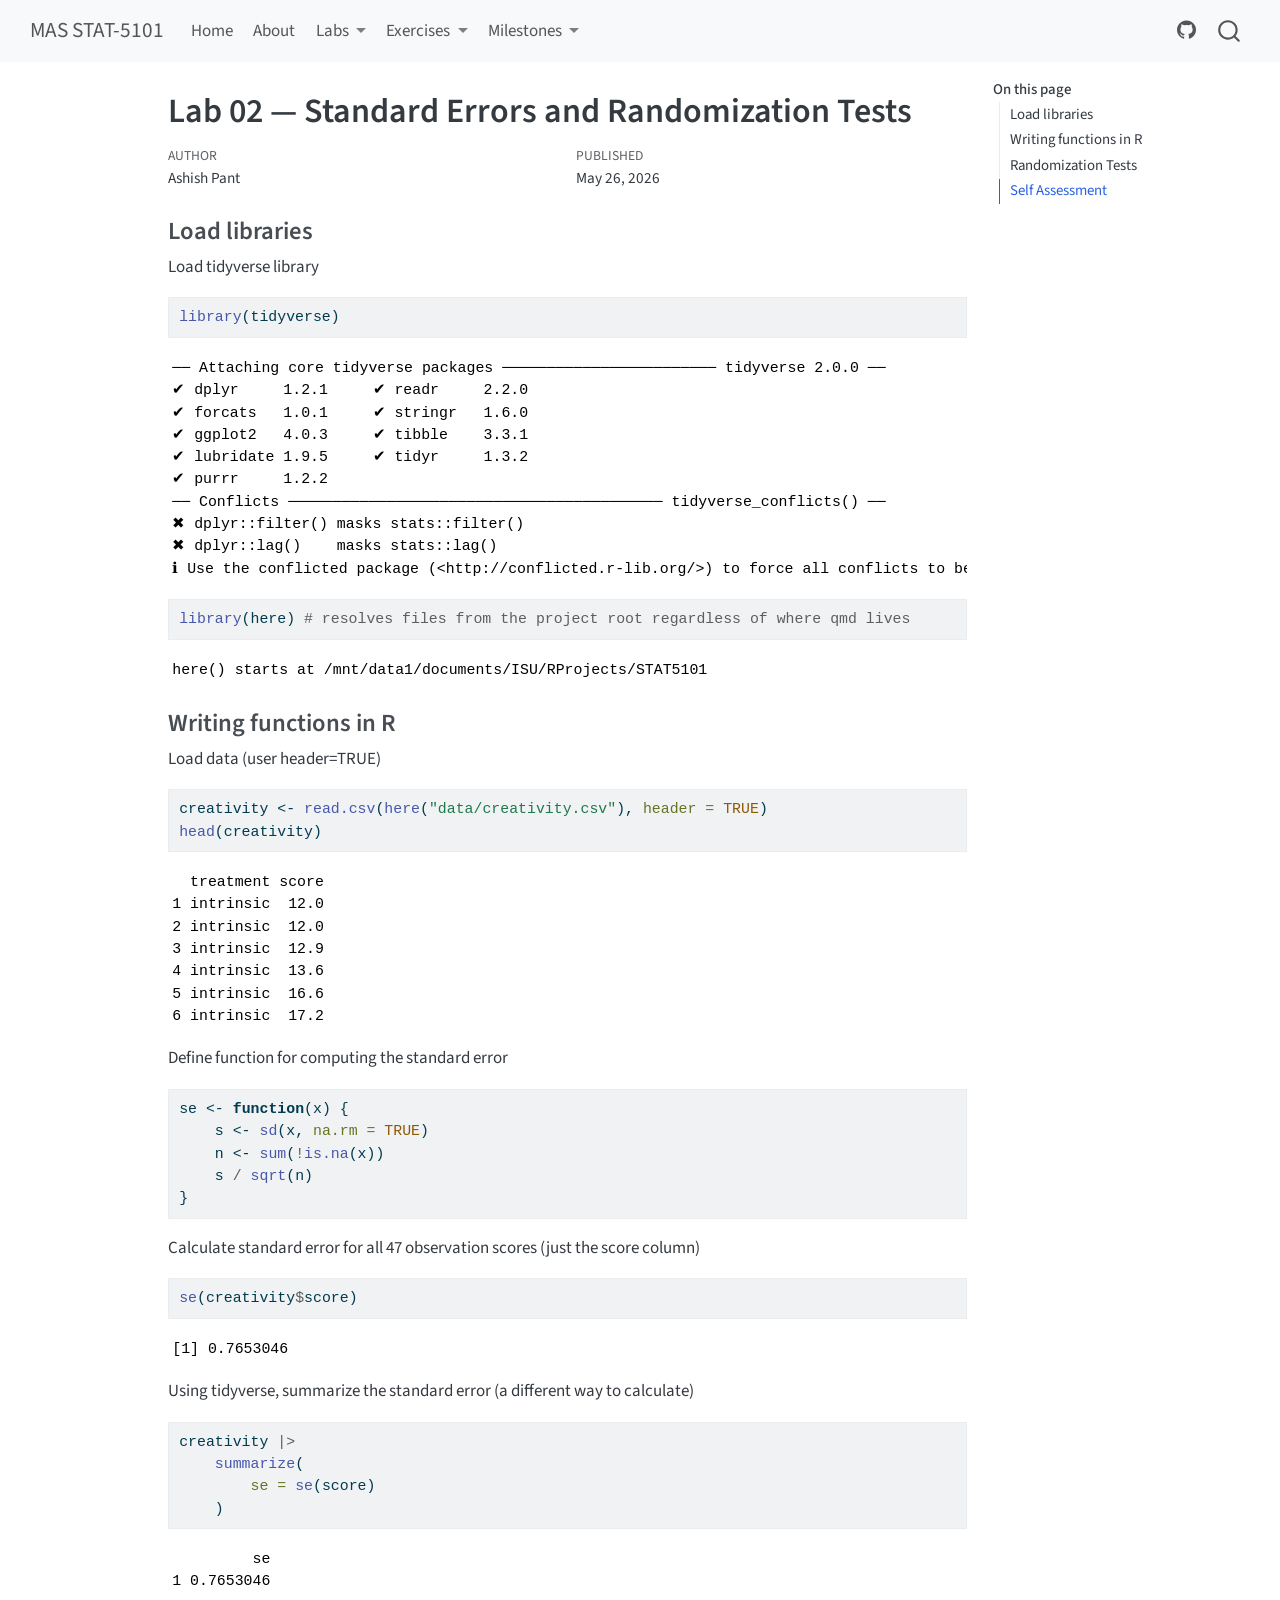
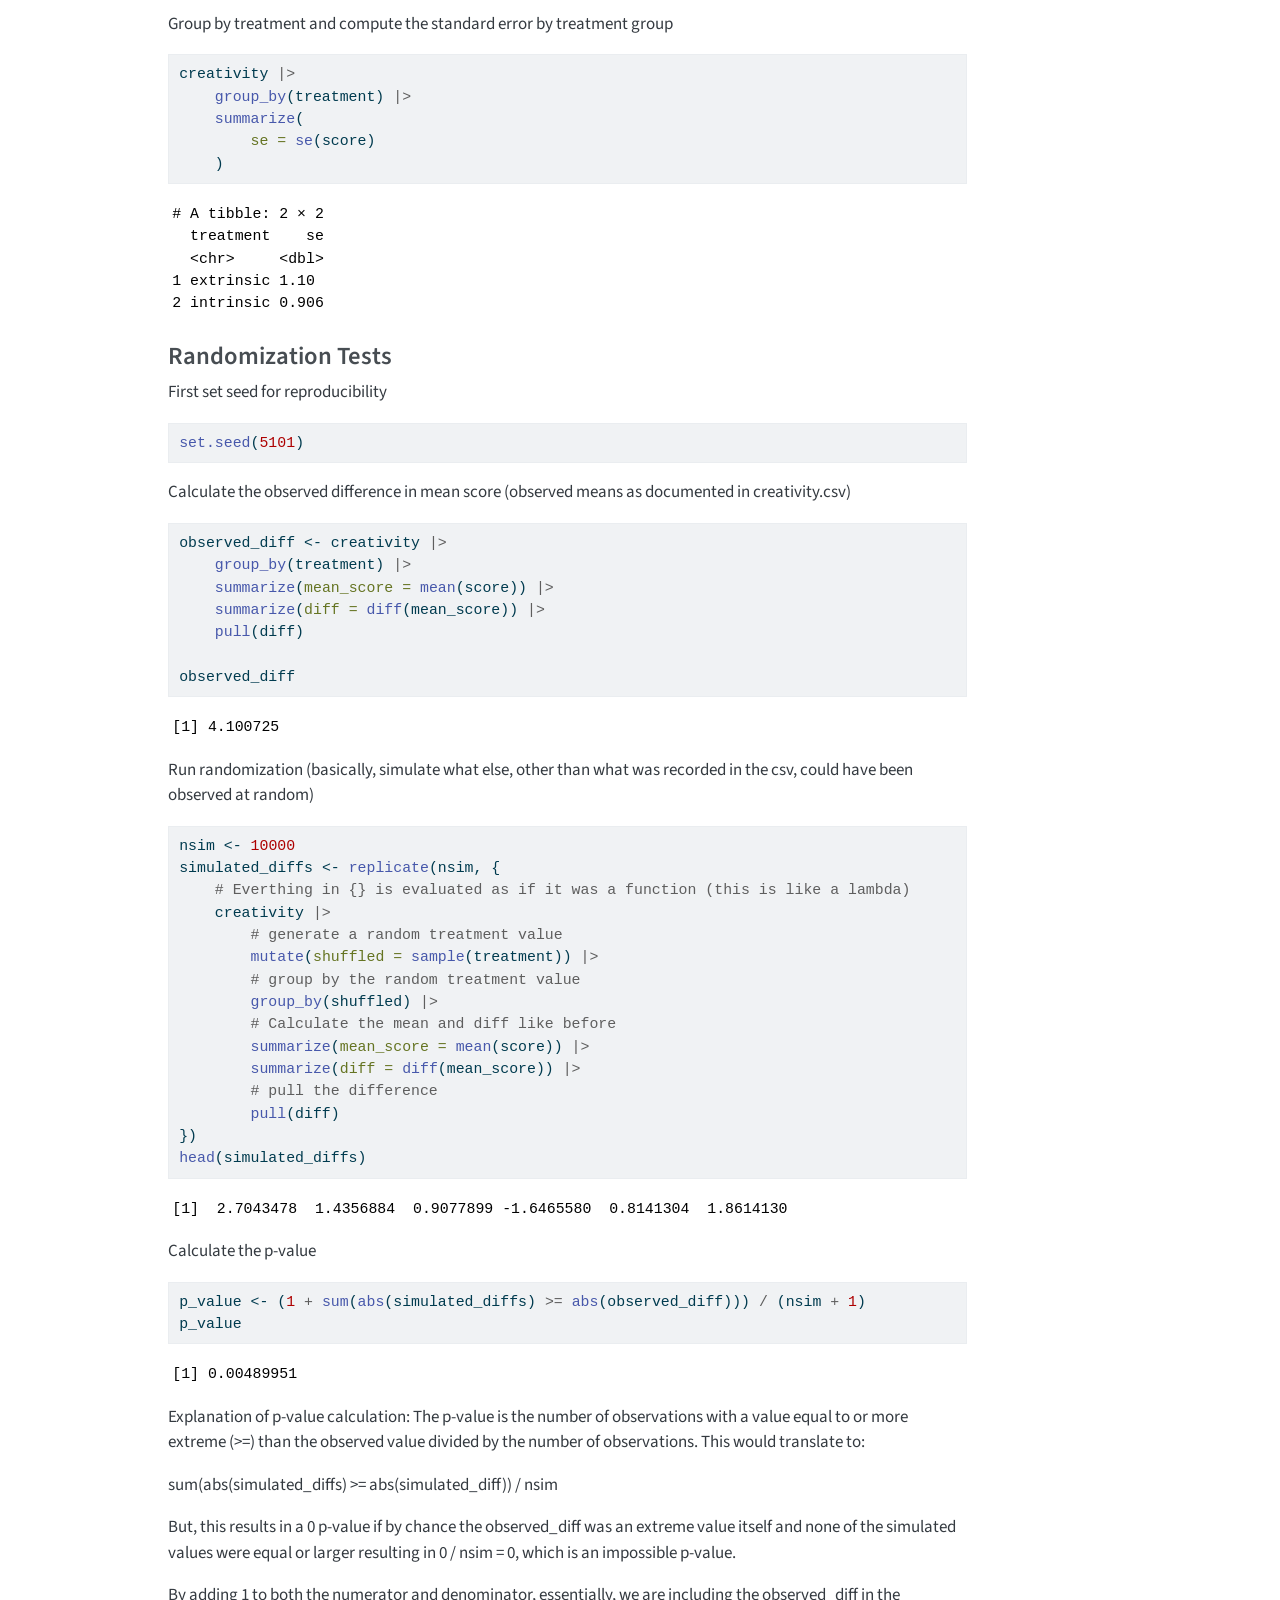
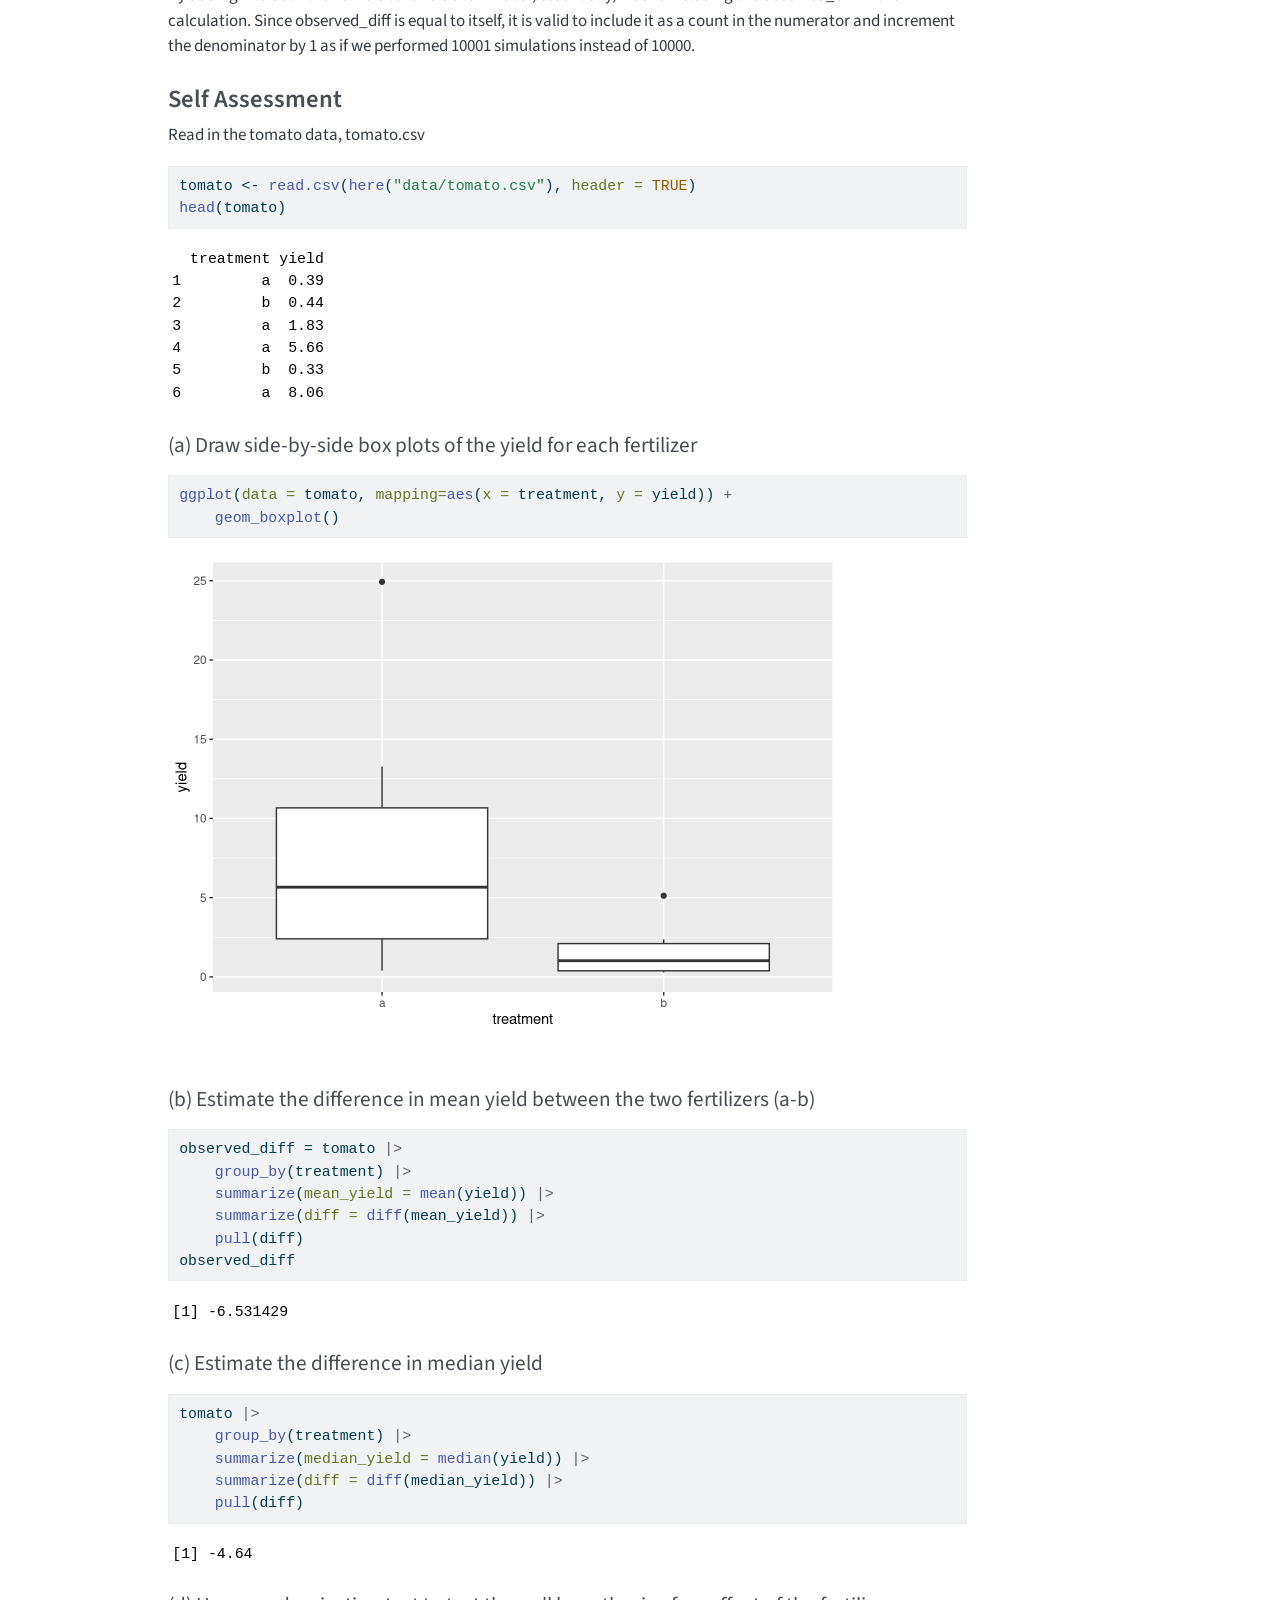
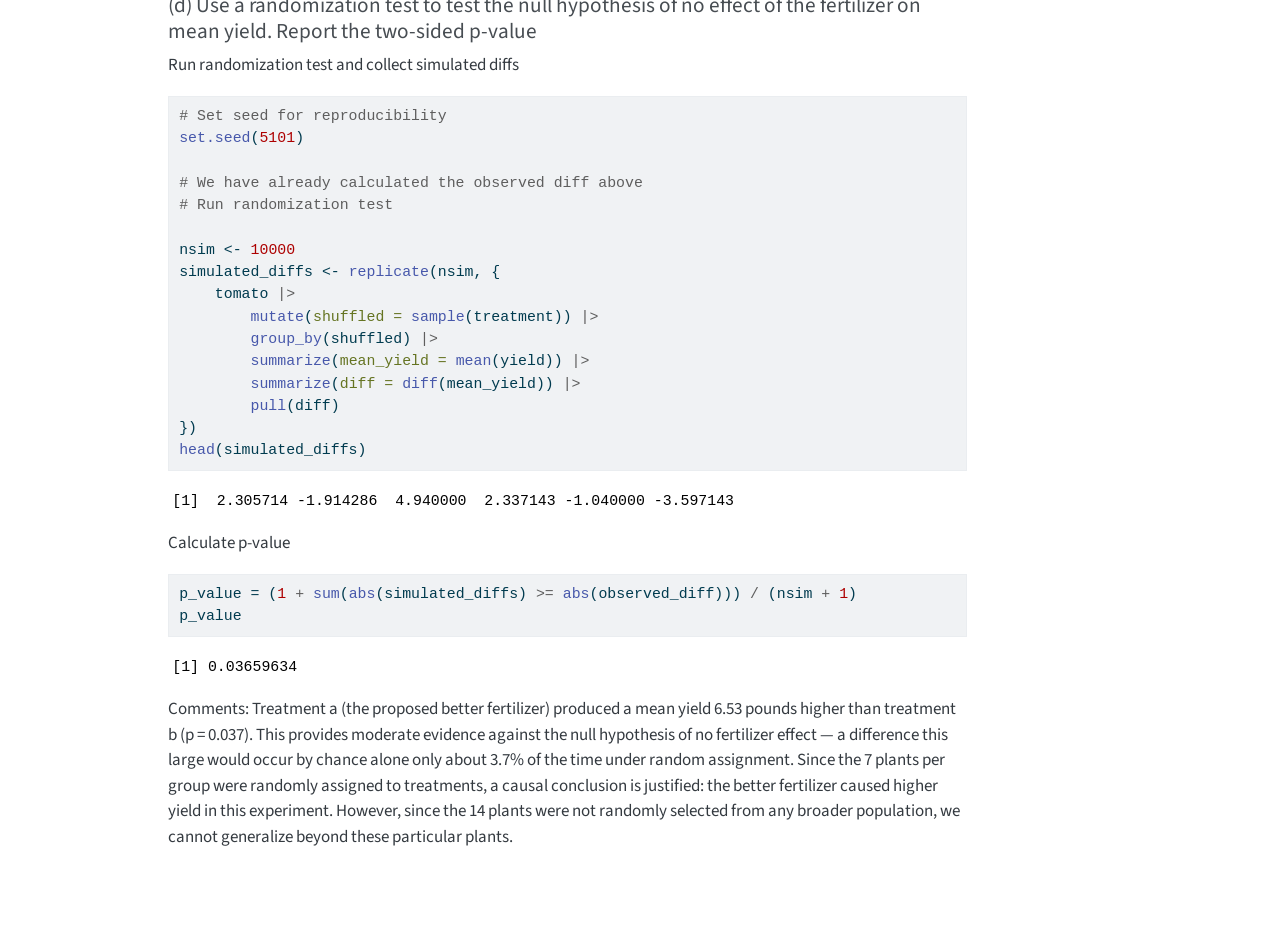
<file: docs/labs/lab02_randomization.html>
<!DOCTYPE html>
<html xmlns="http://www.w3.org/1999/xhtml" lang="en" xml:lang="en"><head>

<meta charset="utf-8">
<meta name="generator" content="quarto-1.9.37">

<meta name="viewport" content="width=device-width, initial-scale=1.0, user-scalable=yes">

<meta name="author" content="Ashish Pant">
<meta name="dcterms.date" content="2026-05-26">

<title>Lab 02 — Standard Errors and Randomization Tests – MAS STAT-5101</title>
<style>
/* Default styles provided by pandoc.
** See https://pandoc.org/MANUAL.html#variables-for-html for config info.
*/
code{white-space: pre-wrap;}
span.smallcaps{font-variant: small-caps;}
div.columns{display: flex; gap: min(4vw, 1.5em);}
div.column{flex: auto; overflow-x: auto;}
div.hanging-indent{margin-left: 1.5em; text-indent: -1.5em;}
ul.task-list{list-style: none;}
ul.task-list li input[type="checkbox"] {
  width: 0.8em;
  margin: 0 0.8em 0.2em -1em; /* quarto-specific, see https://github.com/quarto-dev/quarto-cli/issues/4556 */ 
  vertical-align: middle;
}
/* CSS for syntax highlighting */
html { -webkit-text-size-adjust: 100%; }
pre > code.sourceCode { white-space: pre; position: relative; }
pre > code.sourceCode > span { display: inline-block; line-height: 1.25; }
pre > code.sourceCode > span:empty { height: 1.2em; }
.sourceCode { overflow: visible; }
code.sourceCode > span { color: inherit; text-decoration: inherit; }
div.sourceCode { margin: 1em 0; }
pre.sourceCode { margin: 0; }
@media screen {
div.sourceCode { overflow: auto; }
}
@media print {
pre > code.sourceCode { white-space: pre-wrap; }
pre > code.sourceCode > span { text-indent: -5em; padding-left: 5em; }
}
pre.numberSource code
  { counter-reset: source-line 0; }
pre.numberSource code > span
  { position: relative; left: -4em; counter-increment: source-line; }
pre.numberSource code > span > a:first-child::before
  { content: counter(source-line);
    position: relative; left: -1em; text-align: right; vertical-align: baseline;
    border: none; display: inline-block;
    -webkit-touch-callout: none; -webkit-user-select: none;
    -khtml-user-select: none; -moz-user-select: none;
    -ms-user-select: none; user-select: none;
    padding: 0 4px; width: 4em;
  }
pre.numberSource { margin-left: 3em;  padding-left: 4px; }
div.sourceCode
  {   }
@media screen {
pre > code.sourceCode > span > a:first-child::before { text-decoration: underline; }
}
</style>


<script src="../site_libs/quarto-nav/quarto-nav.js"></script>
<script src="../site_libs/quarto-nav/headroom.min.js"></script>
<script src="../site_libs/clipboard/clipboard.min.js"></script>
<script src="../site_libs/quarto-search/autocomplete.umd.js"></script>
<script src="../site_libs/quarto-search/fuse.min.js"></script>
<script src="../site_libs/quarto-search/quarto-search.js"></script>
<meta name="quarto:offset" content="../">
<script src="../site_libs/quarto-html/quarto.js" type="module"></script>
<script src="../site_libs/quarto-html/tabsets/tabsets.js" type="module"></script>
<script src="../site_libs/quarto-html/popper.min.js"></script>
<script src="../site_libs/quarto-html/tippy.umd.min.js"></script>
<script src="../site_libs/quarto-html/anchor.min.js"></script>
<link href="../site_libs/quarto-html/tippy.css" rel="stylesheet">
<link href="../site_libs/quarto-html/quarto-syntax-highlighting-7f8f88aac4f3542376d5c11b86a4c14d.css" rel="stylesheet" id="quarto-text-highlighting-styles">
<script src="../site_libs/bootstrap/bootstrap.min.js"></script>
<link href="../site_libs/bootstrap/bootstrap-icons.css" rel="stylesheet">
<link href="../site_libs/bootstrap/bootstrap-2108790aa579b225838b766f1e978bfe.min.css" rel="stylesheet" append-hash="true" id="quarto-bootstrap" data-mode="light">
<script id="quarto-search-options" type="application/json">{
  "location": "navbar",
  "copy-button": false,
  "collapse-after": 3,
  "panel-placement": "end",
  "type": "overlay",
  "limit": 50,
  "keyboard-shortcut": [
    "f",
    "/",
    "s"
  ],
  "show-item-context": false,
  "language": {
    "search-no-results-text": "No results",
    "search-matching-documents-text": "matching documents",
    "search-copy-link-title": "Copy link to search",
    "search-hide-matches-text": "Hide additional matches",
    "search-more-match-text": "more match in this document",
    "search-more-matches-text": "more matches in this document",
    "search-clear-button-title": "Clear",
    "search-text-placeholder": "",
    "search-detached-cancel-button-title": "Cancel",
    "search-submit-button-title": "Submit",
    "search-label": "Search"
  }
}</script>


<link rel="stylesheet" href="../styles.css">
</head>

<body class="nav-fixed quarto-light">

<div id="quarto-search-results"></div>
  <header id="quarto-header" class="headroom fixed-top">
    <nav class="navbar navbar-expand-lg " data-bs-theme="dark">
      <div class="navbar-container container-fluid">
      <div class="navbar-brand-container mx-auto">
    <a class="navbar-brand" href="../index.html">
    <span class="navbar-title">MAS STAT-5101</span>
    </a>
  </div>
            <div id="quarto-search" class="" title="Search"></div>
          <button class="navbar-toggler" type="button" data-bs-toggle="collapse" data-bs-target="#navbarCollapse" aria-controls="navbarCollapse" role="menu" aria-expanded="false" aria-label="Toggle navigation" onclick="if (window.quartoToggleHeadroom) { window.quartoToggleHeadroom(); }">
  <span class="navbar-toggler-icon"></span>
</button>
          <div class="collapse navbar-collapse" id="navbarCollapse">
            <ul class="navbar-nav navbar-nav-scroll me-auto">
  <li class="nav-item">
    <a class="nav-link" href="../index.html"> 
<span class="menu-text">Home</span></a>
  </li>  
  <li class="nav-item">
    <a class="nav-link" href="../about.html"> 
<span class="menu-text">About</span></a>
  </li>  
  <li class="nav-item dropdown ">
    <a class="nav-link dropdown-toggle" href="#" id="nav-menu-labs" role="link" data-bs-toggle="dropdown" aria-expanded="false">
 <span class="menu-text">Labs</span>
    </a>
    <ul class="dropdown-menu" aria-labelledby="nav-menu-labs">    
        <li>
    <a class="dropdown-item" href="../labs/lab01_creativity.html">
 <span class="dropdown-text">Lab 01 — Creativity Study</span></a>
  </li>  
        <li>
    <a class="dropdown-item" href="../labs/lab02_randomization.html">
 <span class="dropdown-text">Lab 02 — Randomization Test</span></a>
  </li>  
    </ul>
  </li>
  <li class="nav-item dropdown ">
    <a class="nav-link dropdown-toggle" href="#" id="nav-menu-exercises" role="link" data-bs-toggle="dropdown" aria-expanded="false">
 <span class="menu-text">Exercises</span>
    </a>
    <ul class="dropdown-menu" aria-labelledby="nav-menu-exercises">    
        <li>
    <a class="dropdown-item" href="../exercises/ch01_exercises.qmd">
 <span class="dropdown-text">Chapter 1 Exercises</span></a>
  </li>  
    </ul>
  </li>
  <li class="nav-item dropdown ">
    <a class="nav-link dropdown-toggle" href="#" id="nav-menu-milestones" role="link" data-bs-toggle="dropdown" aria-expanded="false">
 <span class="menu-text">Milestones</span>
    </a>
    <ul class="dropdown-menu" aria-labelledby="nav-menu-milestones">    
        <li>
    <a class="dropdown-item" href="../milestones/milestone1.qmd">
 <span class="dropdown-text">Milestone 1</span></a>
  </li>  
    </ul>
  </li>
</ul>
            <ul class="navbar-nav navbar-nav-scroll ms-auto">
  <li class="nav-item compact">
    <a class="nav-link" href="https://github.com/logicartis/mas-stat-5101"> <i class="bi bi-github" role="img">
</i> 
<span class="menu-text"></span></a>
  </li>  
</ul>
          </div> <!-- /navcollapse -->
            <div class="quarto-navbar-tools">
</div>
      </div> <!-- /container-fluid -->
    </nav>
</header>
<!-- content -->
<div id="quarto-content" class="quarto-container page-columns page-rows-contents page-layout-article page-navbar">
<!-- sidebar -->
<!-- margin-sidebar -->
    <div id="quarto-margin-sidebar" class="sidebar margin-sidebar">
        <nav id="TOC" role="doc-toc" class="toc-active">
    <h2 id="toc-title">On this page</h2>
   
  <ul>
  <li><a href="#load-libraries" id="toc-load-libraries" class="nav-link active" data-scroll-target="#load-libraries">Load libraries</a></li>
  <li><a href="#writing-functions-in-r" id="toc-writing-functions-in-r" class="nav-link" data-scroll-target="#writing-functions-in-r">Writing functions in R</a></li>
  <li><a href="#randomization-tests" id="toc-randomization-tests" class="nav-link" data-scroll-target="#randomization-tests">Randomization Tests</a></li>
  <li><a href="#self-assessment" id="toc-self-assessment" class="nav-link" data-scroll-target="#self-assessment">Self Assessment</a></li>
  </ul>
</nav>
    </div>
<!-- main -->
<main class="content" id="quarto-document-content">

<header id="title-block-header" class="quarto-title-block default">
<div class="quarto-title">
<h1 class="title">Lab 02 — Standard Errors and Randomization Tests</h1>
</div>



<div class="quarto-title-meta">

    <div>
    <div class="quarto-title-meta-heading">Author</div>
    <div class="quarto-title-meta-contents">
             <p>Ashish Pant </p>
          </div>
  </div>
    
    <div>
    <div class="quarto-title-meta-heading">Published</div>
    <div class="quarto-title-meta-contents">
      <p class="date">May 26, 2026</p>
    </div>
  </div>
  
    
  </div>
  


</header>


<section id="load-libraries" class="level3">
<h3 class="anchored" data-anchor-id="load-libraries">Load libraries</h3>
<p>Load tidyverse library</p>
<div class="cell">
<div class="code-copy-outer-scaffold"><div class="sourceCode cell-code" id="cb1"><pre class="sourceCode r code-with-copy"><code class="sourceCode r"><span id="cb1-1"><a href="#cb1-1" aria-hidden="true" tabindex="-1"></a><span class="fu">library</span>(tidyverse)</span></code></pre></div><button title="Copy to Clipboard" class="code-copy-button"><i class="bi"></i></button></div>
<div class="cell-output cell-output-stderr">
<pre><code>── Attaching core tidyverse packages ──────────────────────── tidyverse 2.0.0 ──
✔ dplyr     1.2.1     ✔ readr     2.2.0
✔ forcats   1.0.1     ✔ stringr   1.6.0
✔ ggplot2   4.0.3     ✔ tibble    3.3.1
✔ lubridate 1.9.5     ✔ tidyr     1.3.2
✔ purrr     1.2.2     
── Conflicts ────────────────────────────────────────── tidyverse_conflicts() ──
✖ dplyr::filter() masks stats::filter()
✖ dplyr::lag()    masks stats::lag()
ℹ Use the conflicted package (&lt;http://conflicted.r-lib.org/&gt;) to force all conflicts to become errors</code></pre>
</div>
<div class="code-copy-outer-scaffold"><div class="sourceCode cell-code" id="cb3"><pre class="sourceCode r code-with-copy"><code class="sourceCode r"><span id="cb3-1"><a href="#cb3-1" aria-hidden="true" tabindex="-1"></a><span class="fu">library</span>(here) <span class="co"># resolves files from the project root regardless of where qmd lives</span></span></code></pre></div><button title="Copy to Clipboard" class="code-copy-button"><i class="bi"></i></button></div>
<div class="cell-output cell-output-stderr">
<pre><code>here() starts at /mnt/data1/documents/ISU/RProjects/STAT5101</code></pre>
</div>
</div>
</section>
<section id="writing-functions-in-r" class="level3">
<h3 class="anchored" data-anchor-id="writing-functions-in-r">Writing functions in R</h3>
<p>Load data (user header=TRUE)</p>
<div class="cell">
<div class="code-copy-outer-scaffold"><div class="sourceCode cell-code" id="cb5"><pre class="sourceCode r code-with-copy"><code class="sourceCode r"><span id="cb5-1"><a href="#cb5-1" aria-hidden="true" tabindex="-1"></a>creativity <span class="ot">&lt;-</span> <span class="fu">read.csv</span>(<span class="fu">here</span>(<span class="st">"data/creativity.csv"</span>), <span class="at">header =</span> <span class="cn">TRUE</span>)</span>
<span id="cb5-2"><a href="#cb5-2" aria-hidden="true" tabindex="-1"></a><span class="fu">head</span>(creativity)</span></code></pre></div><button title="Copy to Clipboard" class="code-copy-button"><i class="bi"></i></button></div>
<div class="cell-output cell-output-stdout">
<pre><code>  treatment score
1 intrinsic  12.0
2 intrinsic  12.0
3 intrinsic  12.9
4 intrinsic  13.6
5 intrinsic  16.6
6 intrinsic  17.2</code></pre>
</div>
</div>
<p>Define function for computing the standard error</p>
<div class="cell">
<div class="code-copy-outer-scaffold"><div class="sourceCode cell-code" id="cb7"><pre class="sourceCode r code-with-copy"><code class="sourceCode r"><span id="cb7-1"><a href="#cb7-1" aria-hidden="true" tabindex="-1"></a>se <span class="ot">&lt;-</span> <span class="cf">function</span>(x) {</span>
<span id="cb7-2"><a href="#cb7-2" aria-hidden="true" tabindex="-1"></a>    s <span class="ot">&lt;-</span> <span class="fu">sd</span>(x, <span class="at">na.rm =</span> <span class="cn">TRUE</span>)</span>
<span id="cb7-3"><a href="#cb7-3" aria-hidden="true" tabindex="-1"></a>    n <span class="ot">&lt;-</span> <span class="fu">sum</span>(<span class="sc">!</span><span class="fu">is.na</span>(x))</span>
<span id="cb7-4"><a href="#cb7-4" aria-hidden="true" tabindex="-1"></a>    s <span class="sc">/</span> <span class="fu">sqrt</span>(n)</span>
<span id="cb7-5"><a href="#cb7-5" aria-hidden="true" tabindex="-1"></a>}</span></code></pre></div><button title="Copy to Clipboard" class="code-copy-button"><i class="bi"></i></button></div>
</div>
<p>Calculate standard error for all 47 observation scores (just the score column)</p>
<div class="cell">
<div class="code-copy-outer-scaffold"><div class="sourceCode cell-code" id="cb8"><pre class="sourceCode r code-with-copy"><code class="sourceCode r"><span id="cb8-1"><a href="#cb8-1" aria-hidden="true" tabindex="-1"></a><span class="fu">se</span>(creativity<span class="sc">$</span>score)</span></code></pre></div><button title="Copy to Clipboard" class="code-copy-button"><i class="bi"></i></button></div>
<div class="cell-output cell-output-stdout">
<pre><code>[1] 0.7653046</code></pre>
</div>
</div>
<p>Using tidyverse, summarize the standard error (a different way to calculate)</p>
<div class="cell">
<div class="code-copy-outer-scaffold"><div class="sourceCode cell-code" id="cb10"><pre class="sourceCode r code-with-copy"><code class="sourceCode r"><span id="cb10-1"><a href="#cb10-1" aria-hidden="true" tabindex="-1"></a>creativity <span class="sc">|&gt;</span></span>
<span id="cb10-2"><a href="#cb10-2" aria-hidden="true" tabindex="-1"></a>    <span class="fu">summarize</span>(</span>
<span id="cb10-3"><a href="#cb10-3" aria-hidden="true" tabindex="-1"></a>        <span class="at">se =</span> <span class="fu">se</span>(score)</span>
<span id="cb10-4"><a href="#cb10-4" aria-hidden="true" tabindex="-1"></a>    )</span></code></pre></div><button title="Copy to Clipboard" class="code-copy-button"><i class="bi"></i></button></div>
<div class="cell-output cell-output-stdout">
<pre><code>         se
1 0.7653046</code></pre>
</div>
</div>
<p>Group by treatment and compute the standard error by treatment group</p>
<div class="cell">
<div class="code-copy-outer-scaffold"><div class="sourceCode cell-code" id="cb12"><pre class="sourceCode r code-with-copy"><code class="sourceCode r"><span id="cb12-1"><a href="#cb12-1" aria-hidden="true" tabindex="-1"></a>creativity <span class="sc">|&gt;</span></span>
<span id="cb12-2"><a href="#cb12-2" aria-hidden="true" tabindex="-1"></a>    <span class="fu">group_by</span>(treatment) <span class="sc">|&gt;</span></span>
<span id="cb12-3"><a href="#cb12-3" aria-hidden="true" tabindex="-1"></a>    <span class="fu">summarize</span>(</span>
<span id="cb12-4"><a href="#cb12-4" aria-hidden="true" tabindex="-1"></a>        <span class="at">se =</span> <span class="fu">se</span>(score)</span>
<span id="cb12-5"><a href="#cb12-5" aria-hidden="true" tabindex="-1"></a>    )</span></code></pre></div><button title="Copy to Clipboard" class="code-copy-button"><i class="bi"></i></button></div>
<div class="cell-output cell-output-stdout">
<pre><code># A tibble: 2 × 2
  treatment    se
  &lt;chr&gt;     &lt;dbl&gt;
1 extrinsic 1.10 
2 intrinsic 0.906</code></pre>
</div>
</div>
</section>
<section id="randomization-tests" class="level3">
<h3 class="anchored" data-anchor-id="randomization-tests">Randomization Tests</h3>
<p>First set seed for reproducibility</p>
<div class="cell">
<div class="code-copy-outer-scaffold"><div class="sourceCode cell-code" id="cb14"><pre class="sourceCode r code-with-copy"><code class="sourceCode r"><span id="cb14-1"><a href="#cb14-1" aria-hidden="true" tabindex="-1"></a><span class="fu">set.seed</span>(<span class="dv">5101</span>)</span></code></pre></div><button title="Copy to Clipboard" class="code-copy-button"><i class="bi"></i></button></div>
</div>
<p>Calculate the observed difference in mean score (observed means as documented in creativity.csv)</p>
<div class="cell">
<div class="code-copy-outer-scaffold"><div class="sourceCode cell-code" id="cb15"><pre class="sourceCode r code-with-copy"><code class="sourceCode r"><span id="cb15-1"><a href="#cb15-1" aria-hidden="true" tabindex="-1"></a>observed_diff <span class="ot">&lt;-</span> creativity <span class="sc">|&gt;</span></span>
<span id="cb15-2"><a href="#cb15-2" aria-hidden="true" tabindex="-1"></a>    <span class="fu">group_by</span>(treatment) <span class="sc">|&gt;</span></span>
<span id="cb15-3"><a href="#cb15-3" aria-hidden="true" tabindex="-1"></a>    <span class="fu">summarize</span>(<span class="at">mean_score =</span> <span class="fu">mean</span>(score)) <span class="sc">|&gt;</span></span>
<span id="cb15-4"><a href="#cb15-4" aria-hidden="true" tabindex="-1"></a>    <span class="fu">summarize</span>(<span class="at">diff =</span> <span class="fu">diff</span>(mean_score)) <span class="sc">|&gt;</span></span>
<span id="cb15-5"><a href="#cb15-5" aria-hidden="true" tabindex="-1"></a>    <span class="fu">pull</span>(diff)</span>
<span id="cb15-6"><a href="#cb15-6" aria-hidden="true" tabindex="-1"></a></span>
<span id="cb15-7"><a href="#cb15-7" aria-hidden="true" tabindex="-1"></a>observed_diff</span></code></pre></div><button title="Copy to Clipboard" class="code-copy-button"><i class="bi"></i></button></div>
<div class="cell-output cell-output-stdout">
<pre><code>[1] 4.100725</code></pre>
</div>
</div>
<p>Run randomization (basically, simulate what else, other than what was recorded in the csv, could have been observed at random)</p>
<div class="cell">
<div class="code-copy-outer-scaffold"><div class="sourceCode cell-code" id="cb17"><pre class="sourceCode r code-with-copy"><code class="sourceCode r"><span id="cb17-1"><a href="#cb17-1" aria-hidden="true" tabindex="-1"></a>nsim <span class="ot">&lt;-</span> <span class="dv">10000</span></span>
<span id="cb17-2"><a href="#cb17-2" aria-hidden="true" tabindex="-1"></a>simulated_diffs <span class="ot">&lt;-</span> <span class="fu">replicate</span>(nsim, {</span>
<span id="cb17-3"><a href="#cb17-3" aria-hidden="true" tabindex="-1"></a>    <span class="co"># Everthing in {} is evaluated as if it was a function (this is like a lambda)</span></span>
<span id="cb17-4"><a href="#cb17-4" aria-hidden="true" tabindex="-1"></a>    creativity <span class="sc">|&gt;</span></span>
<span id="cb17-5"><a href="#cb17-5" aria-hidden="true" tabindex="-1"></a>        <span class="co"># generate a random treatment value</span></span>
<span id="cb17-6"><a href="#cb17-6" aria-hidden="true" tabindex="-1"></a>        <span class="fu">mutate</span>(<span class="at">shuffled =</span> <span class="fu">sample</span>(treatment)) <span class="sc">|&gt;</span></span>
<span id="cb17-7"><a href="#cb17-7" aria-hidden="true" tabindex="-1"></a>        <span class="co"># group by the random treatment value</span></span>
<span id="cb17-8"><a href="#cb17-8" aria-hidden="true" tabindex="-1"></a>        <span class="fu">group_by</span>(shuffled) <span class="sc">|&gt;</span></span>
<span id="cb17-9"><a href="#cb17-9" aria-hidden="true" tabindex="-1"></a>        <span class="co"># Calculate the mean and diff like before</span></span>
<span id="cb17-10"><a href="#cb17-10" aria-hidden="true" tabindex="-1"></a>        <span class="fu">summarize</span>(<span class="at">mean_score =</span> <span class="fu">mean</span>(score)) <span class="sc">|&gt;</span></span>
<span id="cb17-11"><a href="#cb17-11" aria-hidden="true" tabindex="-1"></a>        <span class="fu">summarize</span>(<span class="at">diff =</span> <span class="fu">diff</span>(mean_score)) <span class="sc">|&gt;</span></span>
<span id="cb17-12"><a href="#cb17-12" aria-hidden="true" tabindex="-1"></a>        <span class="co"># pull the difference</span></span>
<span id="cb17-13"><a href="#cb17-13" aria-hidden="true" tabindex="-1"></a>        <span class="fu">pull</span>(diff)</span>
<span id="cb17-14"><a href="#cb17-14" aria-hidden="true" tabindex="-1"></a>})</span>
<span id="cb17-15"><a href="#cb17-15" aria-hidden="true" tabindex="-1"></a><span class="fu">head</span>(simulated_diffs)</span></code></pre></div><button title="Copy to Clipboard" class="code-copy-button"><i class="bi"></i></button></div>
<div class="cell-output cell-output-stdout">
<pre><code>[1]  2.7043478  1.4356884  0.9077899 -1.6465580  0.8141304  1.8614130</code></pre>
</div>
</div>
<p>Calculate the p-value</p>
<div class="cell">
<div class="code-copy-outer-scaffold"><div class="sourceCode cell-code" id="cb19"><pre class="sourceCode r code-with-copy"><code class="sourceCode r"><span id="cb19-1"><a href="#cb19-1" aria-hidden="true" tabindex="-1"></a>p_value <span class="ot">&lt;-</span> (<span class="dv">1</span> <span class="sc">+</span> <span class="fu">sum</span>(<span class="fu">abs</span>(simulated_diffs) <span class="sc">&gt;=</span> <span class="fu">abs</span>(observed_diff))) <span class="sc">/</span> (nsim <span class="sc">+</span> <span class="dv">1</span>)</span>
<span id="cb19-2"><a href="#cb19-2" aria-hidden="true" tabindex="-1"></a>p_value</span></code></pre></div><button title="Copy to Clipboard" class="code-copy-button"><i class="bi"></i></button></div>
<div class="cell-output cell-output-stdout">
<pre><code>[1] 0.00489951</code></pre>
</div>
</div>
<p>Explanation of p-value calculation: The p-value is the number of observations with a value equal to or more extreme (&gt;=) than the observed value divided by the number of observations. This would translate to:</p>
<p>sum(abs(simulated_diffs) &gt;= abs(simulated_diff)) / nsim</p>
<p>But, this results in a 0 p-value if by chance the observed_diff was an extreme value itself and none of the simulated values were equal or larger resulting in 0 / nsim = 0, which is an impossible p-value.</p>
<p>By adding 1 to both the numerator and denominator, essentially, we are including the observed_diff in the calculation. Since observed_diff is equal to itself, it is valid to include it as a count in the numerator and increment the denominator by 1 as if we performed 10001 simulations instead of 10000.</p>
</section>
<section id="self-assessment" class="level3">
<h3 class="anchored" data-anchor-id="self-assessment">Self Assessment</h3>
<p>Read in the tomato data, tomato.csv</p>
<div class="cell">
<div class="code-copy-outer-scaffold"><div class="sourceCode cell-code" id="cb21"><pre class="sourceCode r code-with-copy"><code class="sourceCode r"><span id="cb21-1"><a href="#cb21-1" aria-hidden="true" tabindex="-1"></a>tomato <span class="ot">&lt;-</span> <span class="fu">read.csv</span>(<span class="fu">here</span>(<span class="st">"data/tomato.csv"</span>), <span class="at">header =</span> <span class="cn">TRUE</span>)</span>
<span id="cb21-2"><a href="#cb21-2" aria-hidden="true" tabindex="-1"></a><span class="fu">head</span>(tomato)</span></code></pre></div><button title="Copy to Clipboard" class="code-copy-button"><i class="bi"></i></button></div>
<div class="cell-output cell-output-stdout">
<pre><code>  treatment yield
1         a  0.39
2         b  0.44
3         a  1.83
4         a  5.66
5         b  0.33
6         a  8.06</code></pre>
</div>
</div>
<section id="a-draw-side-by-side-box-plots-of-the-yield-for-each-fertilizer" class="level4">
<h4 class="anchored" data-anchor-id="a-draw-side-by-side-box-plots-of-the-yield-for-each-fertilizer">(a) Draw side-by-side box plots of the yield for each fertilizer</h4>
<div class="cell">
<div class="code-copy-outer-scaffold"><div class="sourceCode cell-code" id="cb23"><pre class="sourceCode r code-with-copy"><code class="sourceCode r"><span id="cb23-1"><a href="#cb23-1" aria-hidden="true" tabindex="-1"></a><span class="fu">ggplot</span>(<span class="at">data =</span> tomato, <span class="at">mapping=</span><span class="fu">aes</span>(<span class="at">x =</span> treatment, <span class="at">y =</span> yield)) <span class="sc">+</span></span>
<span id="cb23-2"><a href="#cb23-2" aria-hidden="true" tabindex="-1"></a>    <span class="fu">geom_boxplot</span>()</span></code></pre></div><button title="Copy to Clipboard" class="code-copy-button"><i class="bi"></i></button></div>
<div class="cell-output-display">
<div>
<figure class="figure">
<p><img src="lab02_randomization_files/figure-html/unnamed-chunk-12-1.png" class="img-fluid figure-img" width="672"></p>
</figure>
</div>
</div>
</div>
</section>
<section id="b-estimate-the-difference-in-mean-yield-between-the-two-fertilizers-a-b" class="level4">
<h4 class="anchored" data-anchor-id="b-estimate-the-difference-in-mean-yield-between-the-two-fertilizers-a-b">(b) Estimate the difference in mean yield between the two fertilizers (a-b)</h4>
<div class="cell">
<div class="code-copy-outer-scaffold"><div class="sourceCode cell-code" id="cb24"><pre class="sourceCode r code-with-copy"><code class="sourceCode r"><span id="cb24-1"><a href="#cb24-1" aria-hidden="true" tabindex="-1"></a>observed_diff <span class="ot">=</span> tomato <span class="sc">|&gt;</span></span>
<span id="cb24-2"><a href="#cb24-2" aria-hidden="true" tabindex="-1"></a>    <span class="fu">group_by</span>(treatment) <span class="sc">|&gt;</span></span>
<span id="cb24-3"><a href="#cb24-3" aria-hidden="true" tabindex="-1"></a>    <span class="fu">summarize</span>(<span class="at">mean_yield =</span> <span class="fu">mean</span>(yield)) <span class="sc">|&gt;</span></span>
<span id="cb24-4"><a href="#cb24-4" aria-hidden="true" tabindex="-1"></a>    <span class="fu">summarize</span>(<span class="at">diff =</span> <span class="fu">diff</span>(mean_yield)) <span class="sc">|&gt;</span></span>
<span id="cb24-5"><a href="#cb24-5" aria-hidden="true" tabindex="-1"></a>    <span class="fu">pull</span>(diff)</span>
<span id="cb24-6"><a href="#cb24-6" aria-hidden="true" tabindex="-1"></a>observed_diff</span></code></pre></div><button title="Copy to Clipboard" class="code-copy-button"><i class="bi"></i></button></div>
<div class="cell-output cell-output-stdout">
<pre><code>[1] -6.531429</code></pre>
</div>
</div>
</section>
<section id="c-estimate-the-difference-in-median-yield" class="level4">
<h4 class="anchored" data-anchor-id="c-estimate-the-difference-in-median-yield">(c) Estimate the difference in median yield</h4>
<div class="cell">
<div class="code-copy-outer-scaffold"><div class="sourceCode cell-code" id="cb26"><pre class="sourceCode r code-with-copy"><code class="sourceCode r"><span id="cb26-1"><a href="#cb26-1" aria-hidden="true" tabindex="-1"></a>tomato <span class="sc">|&gt;</span></span>
<span id="cb26-2"><a href="#cb26-2" aria-hidden="true" tabindex="-1"></a>    <span class="fu">group_by</span>(treatment) <span class="sc">|&gt;</span></span>
<span id="cb26-3"><a href="#cb26-3" aria-hidden="true" tabindex="-1"></a>    <span class="fu">summarize</span>(<span class="at">median_yield =</span> <span class="fu">median</span>(yield)) <span class="sc">|&gt;</span></span>
<span id="cb26-4"><a href="#cb26-4" aria-hidden="true" tabindex="-1"></a>    <span class="fu">summarize</span>(<span class="at">diff =</span> <span class="fu">diff</span>(median_yield)) <span class="sc">|&gt;</span></span>
<span id="cb26-5"><a href="#cb26-5" aria-hidden="true" tabindex="-1"></a>    <span class="fu">pull</span>(diff)</span></code></pre></div><button title="Copy to Clipboard" class="code-copy-button"><i class="bi"></i></button></div>
<div class="cell-output cell-output-stdout">
<pre><code>[1] -4.64</code></pre>
</div>
</div>
</section>
<section id="d-use-a-randomization-test-to-test-the-null-hypothesis-of-no-effect-of-the-fertilizer-on-mean-yield.-report-the-two-sided-p-value" class="level4">
<h4 class="anchored" data-anchor-id="d-use-a-randomization-test-to-test-the-null-hypothesis-of-no-effect-of-the-fertilizer-on-mean-yield.-report-the-two-sided-p-value">(d) Use a randomization test to test the null hypothesis of no effect of the fertilizer on mean yield. Report the two-sided p-value</h4>
<p>Run randomization test and collect simulated diffs</p>
<div class="cell">
<div class="code-copy-outer-scaffold"><div class="sourceCode cell-code" id="cb28"><pre class="sourceCode r code-with-copy"><code class="sourceCode r"><span id="cb28-1"><a href="#cb28-1" aria-hidden="true" tabindex="-1"></a><span class="co"># Set seed for reproducibility</span></span>
<span id="cb28-2"><a href="#cb28-2" aria-hidden="true" tabindex="-1"></a><span class="fu">set.seed</span>(<span class="dv">5101</span>)</span>
<span id="cb28-3"><a href="#cb28-3" aria-hidden="true" tabindex="-1"></a></span>
<span id="cb28-4"><a href="#cb28-4" aria-hidden="true" tabindex="-1"></a><span class="co"># We have already calculated the observed diff above</span></span>
<span id="cb28-5"><a href="#cb28-5" aria-hidden="true" tabindex="-1"></a><span class="co"># Run randomization test</span></span>
<span id="cb28-6"><a href="#cb28-6" aria-hidden="true" tabindex="-1"></a></span>
<span id="cb28-7"><a href="#cb28-7" aria-hidden="true" tabindex="-1"></a>nsim <span class="ot">&lt;-</span> <span class="dv">10000</span></span>
<span id="cb28-8"><a href="#cb28-8" aria-hidden="true" tabindex="-1"></a>simulated_diffs <span class="ot">&lt;-</span> <span class="fu">replicate</span>(nsim, {</span>
<span id="cb28-9"><a href="#cb28-9" aria-hidden="true" tabindex="-1"></a>    tomato <span class="sc">|&gt;</span></span>
<span id="cb28-10"><a href="#cb28-10" aria-hidden="true" tabindex="-1"></a>        <span class="fu">mutate</span>(<span class="at">shuffled =</span> <span class="fu">sample</span>(treatment)) <span class="sc">|&gt;</span></span>
<span id="cb28-11"><a href="#cb28-11" aria-hidden="true" tabindex="-1"></a>        <span class="fu">group_by</span>(shuffled) <span class="sc">|&gt;</span></span>
<span id="cb28-12"><a href="#cb28-12" aria-hidden="true" tabindex="-1"></a>        <span class="fu">summarize</span>(<span class="at">mean_yield =</span> <span class="fu">mean</span>(yield)) <span class="sc">|&gt;</span></span>
<span id="cb28-13"><a href="#cb28-13" aria-hidden="true" tabindex="-1"></a>        <span class="fu">summarize</span>(<span class="at">diff =</span> <span class="fu">diff</span>(mean_yield)) <span class="sc">|&gt;</span></span>
<span id="cb28-14"><a href="#cb28-14" aria-hidden="true" tabindex="-1"></a>        <span class="fu">pull</span>(diff)</span>
<span id="cb28-15"><a href="#cb28-15" aria-hidden="true" tabindex="-1"></a>})</span>
<span id="cb28-16"><a href="#cb28-16" aria-hidden="true" tabindex="-1"></a><span class="fu">head</span>(simulated_diffs)</span></code></pre></div><button title="Copy to Clipboard" class="code-copy-button"><i class="bi"></i></button></div>
<div class="cell-output cell-output-stdout">
<pre><code>[1]  2.305714 -1.914286  4.940000  2.337143 -1.040000 -3.597143</code></pre>
</div>
</div>
<p>Calculate p-value</p>
<div class="cell">
<div class="code-copy-outer-scaffold"><div class="sourceCode cell-code" id="cb30"><pre class="sourceCode r code-with-copy"><code class="sourceCode r"><span id="cb30-1"><a href="#cb30-1" aria-hidden="true" tabindex="-1"></a>p_value <span class="ot">=</span> (<span class="dv">1</span> <span class="sc">+</span> <span class="fu">sum</span>(<span class="fu">abs</span>(simulated_diffs) <span class="sc">&gt;=</span> <span class="fu">abs</span>(observed_diff))) <span class="sc">/</span> (nsim <span class="sc">+</span> <span class="dv">1</span>)</span>
<span id="cb30-2"><a href="#cb30-2" aria-hidden="true" tabindex="-1"></a>p_value</span></code></pre></div><button title="Copy to Clipboard" class="code-copy-button"><i class="bi"></i></button></div>
<div class="cell-output cell-output-stdout">
<pre><code>[1] 0.03659634</code></pre>
</div>
</div>
<p>Comments: Treatment a (the proposed better fertilizer) produced a mean yield 6.53 pounds higher than treatment b (p = 0.037). This provides moderate evidence against the null hypothesis of no fertilizer effect — a difference this large would occur by chance alone only about 3.7% of the time under random assignment. Since the 7 plants per group were randomly assigned to treatments, a causal conclusion is justified: the better fertilizer caused higher yield in this experiment. However, since the 14 plants were not randomly selected from any broader population, we cannot generalize beyond these particular plants.</p>


</section>
</section>

</main> <!-- /main -->
<script id="quarto-html-after-body" type="application/javascript">
  window.document.addEventListener("DOMContentLoaded", function (event) {
    const icon = "";
    const anchorJS = new window.AnchorJS();
    anchorJS.options = {
      placement: 'right',
      icon: icon
    };
    anchorJS.add('.anchored');
    const isCodeAnnotation = (el) => {
      for (const clz of el.classList) {
        if (clz.startsWith('code-annotation-')) {                     
          return true;
        }
      }
      return false;
    }
    const onCopySuccess = function(e) {
      // button target
      const button = e.trigger;
      // don't keep focus
      button.blur();
      // flash "checked"
      button.classList.add('code-copy-button-checked');
      var currentTitle = button.getAttribute("title");
      button.setAttribute("title", "Copied!");
      let tooltip;
      if (window.bootstrap) {
        button.setAttribute("data-bs-toggle", "tooltip");
        button.setAttribute("data-bs-placement", "left");
        button.setAttribute("data-bs-title", "Copied!");
        tooltip = new bootstrap.Tooltip(button, 
          { trigger: "manual", 
            customClass: "code-copy-button-tooltip",
            offset: [0, -8]});
        tooltip.show();    
      }
      setTimeout(function() {
        if (tooltip) {
          tooltip.hide();
          button.removeAttribute("data-bs-title");
          button.removeAttribute("data-bs-toggle");
          button.removeAttribute("data-bs-placement");
        }
        button.setAttribute("title", currentTitle);
        button.classList.remove('code-copy-button-checked');
      }, 1000);
      // clear code selection
      e.clearSelection();
    }
    const getTextToCopy = function(trigger) {
      const outerScaffold = trigger.parentElement.cloneNode(true);
      const codeEl = outerScaffold.querySelector('code');
      for (const childEl of codeEl.children) {
        if (isCodeAnnotation(childEl)) {
          childEl.remove();
        }
      }
      return codeEl.innerText;
    }
    const clipboard = new window.ClipboardJS('.code-copy-button:not([data-in-quarto-modal])', {
      text: getTextToCopy
    });
    clipboard.on('success', onCopySuccess);
    if (window.document.getElementById('quarto-embedded-source-code-modal')) {
      const clipboardModal = new window.ClipboardJS('.code-copy-button[data-in-quarto-modal]', {
        text: getTextToCopy,
        container: window.document.getElementById('quarto-embedded-source-code-modal')
      });
      clipboardModal.on('success', onCopySuccess);
    }
      var localhostRegex = new RegExp(/^(?:http|https):\/\/localhost\:?[0-9]*\//);
      var mailtoRegex = new RegExp(/^mailto:/);
        var filterRegex = new RegExp('/' + window.location.host + '/');
      var isInternal = (href) => {
          return filterRegex.test(href) || localhostRegex.test(href) || mailtoRegex.test(href);
      }
      // Inspect non-navigation links and adorn them if external
     var links = window.document.querySelectorAll('a[href]:not(.nav-link):not(.navbar-brand):not(.toc-action):not(.sidebar-link):not(.sidebar-item-toggle):not(.pagination-link):not(.no-external):not([aria-hidden]):not(.dropdown-item):not(.quarto-navigation-tool):not(.about-link)');
      for (var i=0; i<links.length; i++) {
        const link = links[i];
        if (!isInternal(link.href)) {
          // undo the damage that might have been done by quarto-nav.js in the case of
          // links that we want to consider external
          if (link.dataset.originalHref !== undefined) {
            link.href = link.dataset.originalHref;
          }
        }
      }
    function tippyHover(el, contentFn, onTriggerFn, onUntriggerFn) {
      const config = {
        allowHTML: true,
        maxWidth: 500,
        delay: 100,
        arrow: false,
        appendTo: function(el) {
            return el.parentElement;
        },
        interactive: true,
        interactiveBorder: 10,
        theme: 'quarto',
        placement: 'bottom-start',
      };
      if (contentFn) {
        config.content = contentFn;
      }
      if (onTriggerFn) {
        config.onTrigger = onTriggerFn;
      }
      if (onUntriggerFn) {
        config.onUntrigger = onUntriggerFn;
      }
      window.tippy(el, config); 
    }
    const noterefs = window.document.querySelectorAll('a[role="doc-noteref"]');
    for (var i=0; i<noterefs.length; i++) {
      const ref = noterefs[i];
      tippyHover(ref, function() {
        // use id or data attribute instead here
        let href = ref.getAttribute('data-footnote-href') || ref.getAttribute('href');
        try { href = new URL(href).hash; } catch {}
        const id = href.replace(/^#\/?/, "");
        const note = window.document.getElementById(id);
        if (note) {
          return note.innerHTML;
        } else {
          return "";
        }
      });
    }
    const xrefs = window.document.querySelectorAll('a.quarto-xref');
    const processXRef = (id, note) => {
      // Strip column container classes
      const stripColumnClz = (el) => {
        el.classList.remove("page-full", "page-columns");
        if (el.children) {
          for (const child of el.children) {
            stripColumnClz(child);
          }
        }
      }
      stripColumnClz(note)
      if (id === null || id.startsWith('sec-')) {
        // Special case sections, only their first couple elements
        const container = document.createElement("div");
        if (note.children && note.children.length > 2) {
          container.appendChild(note.children[0].cloneNode(true));
          for (let i = 1; i < note.children.length; i++) {
            const child = note.children[i];
            if (child.tagName === "P" && child.innerText === "") {
              continue;
            } else {
              container.appendChild(child.cloneNode(true));
              break;
            }
          }
          if (window.Quarto?.typesetMath) {
            window.Quarto.typesetMath(container);
          }
          return container.innerHTML
        } else {
          if (window.Quarto?.typesetMath) {
            window.Quarto.typesetMath(note);
          }
          return note.innerHTML;
        }
      } else {
        // Remove any anchor links if they are present
        const anchorLink = note.querySelector('a.anchorjs-link');
        if (anchorLink) {
          anchorLink.remove();
        }
        if (window.Quarto?.typesetMath) {
          window.Quarto.typesetMath(note);
        }
        if (note.classList.contains("callout")) {
          return note.outerHTML;
        } else {
          return note.innerHTML;
        }
      }
    }
    for (var i=0; i<xrefs.length; i++) {
      const xref = xrefs[i];
      tippyHover(xref, undefined, function(instance) {
        instance.disable();
        let url = xref.getAttribute('href');
        let hash = undefined; 
        if (url.startsWith('#')) {
          hash = url;
        } else {
          try { hash = new URL(url).hash; } catch {}
        }
        if (hash) {
          const id = hash.replace(/^#\/?/, "");
          const note = window.document.getElementById(id);
          if (note !== null) {
            try {
              const html = processXRef(id, note.cloneNode(true));
              instance.setContent(html);
            } finally {
              instance.enable();
              instance.show();
            }
          } else {
            // See if we can fetch this
            fetch(url.split('#')[0])
            .then(res => res.text())
            .then(html => {
              const parser = new DOMParser();
              const htmlDoc = parser.parseFromString(html, "text/html");
              const note = htmlDoc.getElementById(id);
              if (note !== null) {
                const html = processXRef(id, note);
                instance.setContent(html);
              } 
            }).finally(() => {
              instance.enable();
              instance.show();
            });
          }
        } else {
          // See if we can fetch a full url (with no hash to target)
          // This is a special case and we should probably do some content thinning / targeting
          fetch(url)
          .then(res => res.text())
          .then(html => {
            const parser = new DOMParser();
            const htmlDoc = parser.parseFromString(html, "text/html");
            const note = htmlDoc.querySelector('main.content');
            if (note !== null) {
              // This should only happen for chapter cross references
              // (since there is no id in the URL)
              // remove the first header
              if (note.children.length > 0 && note.children[0].tagName === "HEADER") {
                note.children[0].remove();
              }
              const html = processXRef(null, note);
              instance.setContent(html);
            } 
          }).finally(() => {
            instance.enable();
            instance.show();
          });
        }
      }, function(instance) {
      });
    }
        let selectedAnnoteEl;
        const selectorForAnnotation = ( cell, annotation) => {
          let cellAttr = 'data-code-cell="' + cell + '"';
          let lineAttr = 'data-code-annotation="' +  annotation + '"';
          const selector = 'span[' + cellAttr + '][' + lineAttr + ']';
          return selector;
        }
        const selectCodeLines = (annoteEl) => {
          const doc = window.document;
          const targetCell = annoteEl.getAttribute("data-target-cell");
          const targetAnnotation = annoteEl.getAttribute("data-target-annotation");
          const annoteSpan = window.document.querySelector(selectorForAnnotation(targetCell, targetAnnotation));
          const lines = annoteSpan.getAttribute("data-code-lines").split(",");
          const lineIds = lines.map((line) => {
            return targetCell + "-" + line;
          })
          let top = null;
          let height = null;
          let parent = null;
          if (lineIds.length > 0) {
              //compute the position of the single el (top and bottom and make a div)
              const el = window.document.getElementById(lineIds[0]);
              top = el.offsetTop;
              height = el.offsetHeight;
              parent = el.parentElement.parentElement;
            if (lineIds.length > 1) {
              const lastEl = window.document.getElementById(lineIds[lineIds.length - 1]);
              const bottom = lastEl.offsetTop + lastEl.offsetHeight;
              height = bottom - top;
            }
            if (top !== null && height !== null && parent !== null) {
              // cook up a div (if necessary) and position it 
              let div = window.document.getElementById("code-annotation-line-highlight");
              if (div === null) {
                div = window.document.createElement("div");
                div.setAttribute("id", "code-annotation-line-highlight");
                div.style.position = 'absolute';
                parent.appendChild(div);
              }
              div.style.top = top - 2 + "px";
              div.style.height = height + 4 + "px";
              div.style.left = 0;
              let gutterDiv = window.document.getElementById("code-annotation-line-highlight-gutter");
              if (gutterDiv === null) {
                gutterDiv = window.document.createElement("div");
                gutterDiv.setAttribute("id", "code-annotation-line-highlight-gutter");
                gutterDiv.style.position = 'absolute';
                const codeCell = window.document.getElementById(targetCell);
                const gutter = codeCell.querySelector('.code-annotation-gutter');
                gutter.appendChild(gutterDiv);
              }
              gutterDiv.style.top = top - 2 + "px";
              gutterDiv.style.height = height + 4 + "px";
            }
            selectedAnnoteEl = annoteEl;
          }
        };
        const unselectCodeLines = () => {
          const elementsIds = ["code-annotation-line-highlight", "code-annotation-line-highlight-gutter"];
          elementsIds.forEach((elId) => {
            const div = window.document.getElementById(elId);
            if (div) {
              div.remove();
            }
          });
          selectedAnnoteEl = undefined;
        };
          // Handle positioning of the toggle
      window.addEventListener(
        "resize",
        throttle(() => {
          elRect = undefined;
          if (selectedAnnoteEl) {
            selectCodeLines(selectedAnnoteEl);
          }
        }, 10)
      );
      function throttle(fn, ms) {
      let throttle = false;
      let timer;
        return (...args) => {
          if(!throttle) { // first call gets through
              fn.apply(this, args);
              throttle = true;
          } else { // all the others get throttled
              if(timer) clearTimeout(timer); // cancel #2
              timer = setTimeout(() => {
                fn.apply(this, args);
                timer = throttle = false;
              }, ms);
          }
        };
      }
        // Attach click handler to the DT
        const annoteDls = window.document.querySelectorAll('dt[data-target-cell]');
        for (const annoteDlNode of annoteDls) {
          annoteDlNode.addEventListener('click', (event) => {
            const clickedEl = event.target;
            if (clickedEl !== selectedAnnoteEl) {
              unselectCodeLines();
              const activeEl = window.document.querySelector('dt[data-target-cell].code-annotation-active');
              if (activeEl) {
                activeEl.classList.remove('code-annotation-active');
              }
              selectCodeLines(clickedEl);
              clickedEl.classList.add('code-annotation-active');
            } else {
              // Unselect the line
              unselectCodeLines();
              clickedEl.classList.remove('code-annotation-active');
            }
          });
        }
    const findCites = (el) => {
      const parentEl = el.parentElement;
      if (parentEl) {
        const cites = parentEl.dataset.cites;
        if (cites) {
          return {
            el,
            cites: cites.split(' ')
          };
        } else {
          return findCites(el.parentElement)
        }
      } else {
        return undefined;
      }
    };
    var bibliorefs = window.document.querySelectorAll('a[role="doc-biblioref"]');
    for (var i=0; i<bibliorefs.length; i++) {
      const ref = bibliorefs[i];
      const citeInfo = findCites(ref);
      if (citeInfo) {
        tippyHover(citeInfo.el, function() {
          var popup = window.document.createElement('div');
          citeInfo.cites.forEach(function(cite) {
            var citeDiv = window.document.createElement('div');
            citeDiv.classList.add('hanging-indent');
            citeDiv.classList.add('csl-entry');
            var biblioDiv = window.document.getElementById('ref-' + cite);
            if (biblioDiv) {
              citeDiv.innerHTML = biblioDiv.innerHTML;
            }
            popup.appendChild(citeDiv);
          });
          return popup.innerHTML;
        });
      }
    }
  });
  </script>
</div> <!-- /content -->




</body></html>
</file>
<file: docs/site_libs/quarto-html/tippy.css>
.tippy-box[data-animation=fade][data-state=hidden]{opacity:0}[data-tippy-root]{max-width:calc(100vw - 10px)}.tippy-box{position:relative;background-color:#333;color:#fff;border-radius:4px;font-size:14px;line-height:1.4;white-space:normal;outline:0;transition-property:transform,visibility,opacity}.tippy-box[data-placement^=top]>.tippy-arrow{bottom:0}.tippy-box[data-placement^=top]>.tippy-arrow:before{bottom:-7px;left:0;border-width:8px 8px 0;border-top-color:initial;transform-origin:center top}.tippy-box[data-placement^=bottom]>.tippy-arrow{top:0}.tippy-box[data-placement^=bottom]>.tippy-arrow:before{top:-7px;left:0;border-width:0 8px 8px;border-bottom-color:initial;transform-origin:center bottom}.tippy-box[data-placement^=left]>.tippy-arrow{right:0}.tippy-box[data-placement^=left]>.tippy-arrow:before{border-width:8px 0 8px 8px;border-left-color:initial;right:-7px;transform-origin:center left}.tippy-box[data-placement^=right]>.tippy-arrow{left:0}.tippy-box[data-placement^=right]>.tippy-arrow:before{left:-7px;border-width:8px 8px 8px 0;border-right-color:initial;transform-origin:center right}.tippy-box[data-inertia][data-state=visible]{transition-timing-function:cubic-bezier(.54,1.5,.38,1.11)}.tippy-arrow{width:16px;height:16px;color:#333}.tippy-arrow:before{content:"";position:absolute;border-color:transparent;border-style:solid}.tippy-content{position:relative;padding:5px 9px;z-index:1}
</file>
<file: docs/site_libs/quarto-html/quarto-syntax-highlighting-7f8f88aac4f3542376d5c11b86a4c14d.css>
/* quarto syntax highlight colors */
:root {
  --quarto-hl-ot-color: #003B4F;
  --quarto-hl-at-color: #657422;
  --quarto-hl-ss-color: #20794D;
  --quarto-hl-an-color: #5E5E5E;
  --quarto-hl-fu-color: #4758AB;
  --quarto-hl-st-color: #20794D;
  --quarto-hl-cf-color: #003B4F;
  --quarto-hl-op-color: #5E5E5E;
  --quarto-hl-er-color: #AD0000;
  --quarto-hl-bn-color: #AD0000;
  --quarto-hl-al-color: #AD0000;
  --quarto-hl-va-color: #111111;
  --quarto-hl-bu-color: inherit;
  --quarto-hl-ex-color: inherit;
  --quarto-hl-pp-color: #AD0000;
  --quarto-hl-in-color: #5E5E5E;
  --quarto-hl-vs-color: #20794D;
  --quarto-hl-wa-color: #5E5E5E;
  --quarto-hl-do-color: #5E5E5E;
  --quarto-hl-im-color: #00769E;
  --quarto-hl-ch-color: #20794D;
  --quarto-hl-dt-color: #AD0000;
  --quarto-hl-fl-color: #AD0000;
  --quarto-hl-co-color: #5E5E5E;
  --quarto-hl-cv-color: #5E5E5E;
  --quarto-hl-cn-color: #8f5902;
  --quarto-hl-sc-color: #5E5E5E;
  --quarto-hl-dv-color: #AD0000;
  --quarto-hl-kw-color: #003B4F;
}

/* other quarto variables */
:root {
  --quarto-font-monospace: SFMono-Regular, Menlo, Monaco, Consolas, "Liberation Mono", "Courier New", monospace;
}

/* syntax highlight based on Pandoc's rules */
pre > code.sourceCode > span {
  color: #003B4F;
}

code.sourceCode > span {
  color: #003B4F;
}

div.sourceCode,
div.sourceCode pre.sourceCode {
  color: #003B4F;
}

/* Normal */
code span {
  color: #003B4F;
}

/* Alert */
code span.al {
  color: #AD0000;
  font-style: inherit;
}

/* Annotation */
code span.an {
  color: #5E5E5E;
  font-style: inherit;
}

/* Attribute */
code span.at {
  color: #657422;
  font-style: inherit;
}

/* BaseN */
code span.bn {
  color: #AD0000;
  font-style: inherit;
}

/* BuiltIn */
code span.bu {
  font-style: inherit;
}

/* ControlFlow */
code span.cf {
  color: #003B4F;
  font-weight: bold;
  font-style: inherit;
}

/* Char */
code span.ch {
  color: #20794D;
  font-style: inherit;
}

/* Constant */
code span.cn {
  color: #8f5902;
  font-style: inherit;
}

/* Comment */
code span.co {
  color: #5E5E5E;
  font-style: inherit;
}

/* CommentVar */
code span.cv {
  color: #5E5E5E;
  font-style: italic;
}

/* Documentation */
code span.do {
  color: #5E5E5E;
  font-style: italic;
}

/* DataType */
code span.dt {
  color: #AD0000;
  font-style: inherit;
}

/* DecVal */
code span.dv {
  color: #AD0000;
  font-style: inherit;
}

/* Error */
code span.er {
  color: #AD0000;
  font-style: inherit;
}

/* Extension */
code span.ex {
  font-style: inherit;
}

/* Float */
code span.fl {
  color: #AD0000;
  font-style: inherit;
}

/* Function */
code span.fu {
  color: #4758AB;
  font-style: inherit;
}

/* Import */
code span.im {
  color: #00769E;
  font-style: inherit;
}

/* Information */
code span.in {
  color: #5E5E5E;
  font-style: inherit;
}

/* Keyword */
code span.kw {
  color: #003B4F;
  font-weight: bold;
  font-style: inherit;
}

/* Operator */
code span.op {
  color: #5E5E5E;
  font-style: inherit;
}

/* Other */
code span.ot {
  color: #003B4F;
  font-style: inherit;
}

/* Preprocessor */
code span.pp {
  color: #AD0000;
  font-style: inherit;
}

/* SpecialChar */
code span.sc {
  color: #5E5E5E;
  font-style: inherit;
}

/* SpecialString */
code span.ss {
  color: #20794D;
  font-style: inherit;
}

/* String */
code span.st {
  color: #20794D;
  font-style: inherit;
}

/* Variable */
code span.va {
  color: #111111;
  font-style: inherit;
}

/* VerbatimString */
code span.vs {
  color: #20794D;
  font-style: inherit;
}

/* Warning */
code span.wa {
  color: #5E5E5E;
  font-style: italic;
}

.prevent-inlining {
  content: "</";
}

/*# sourceMappingURL=789ad8cd35626ba772517505b42a116e.css.map */
</file>
<file: docs/styles.css>
/* css styles */
</file>
